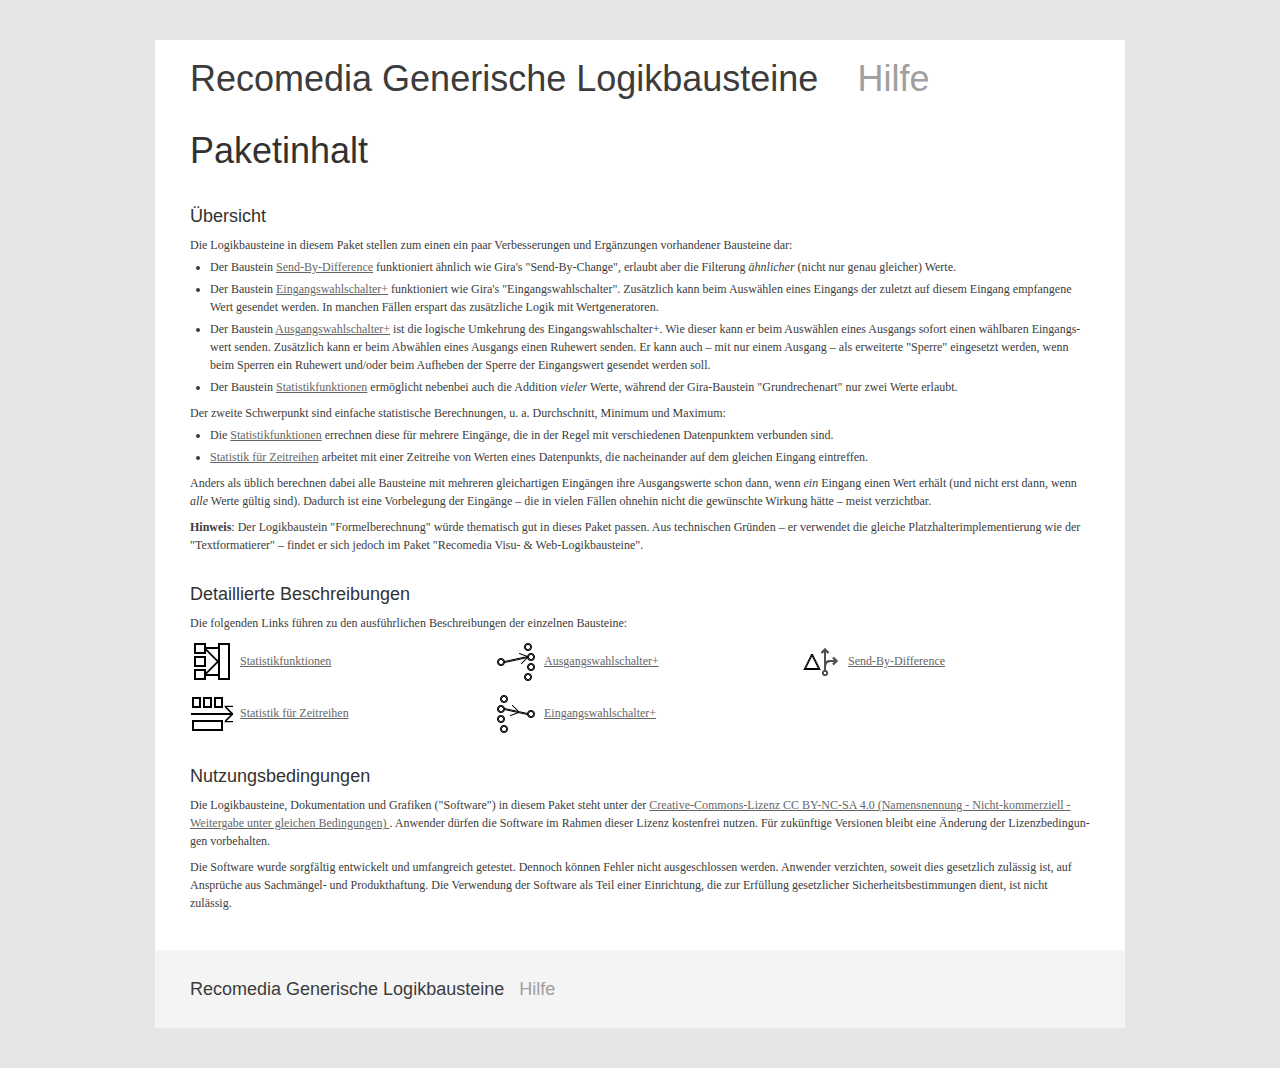
<file: GenericNodes/help/Index.html>
﻿<!DOCTYPE HTML>
<html lang="de">
<head>
  <meta http-equiv="Content-Type" content="text/html; charset=utf-8" />
  <title>Recomedia Generische Logikbausteine - Hilfe - Paketinhalt</title>
  <link rel="StyleSheet" href="default.css" type="text/css" />
</head>

<body>
  <header>
    <span id="headBlack">Recomedia Generische Logikbausteine</span>
    <span id="headGray">Hilfe</span>
  </header>
  <section>
    <div class="contentholder">
      <h1>Paketinhalt</h1>
      <h2>Übersicht</h2>
      <p>
        Die Logikbausteine in diesem Paket stellen zum einen ein paar
        Verbesserungen und Ergänzungen vorhandener Bausteine dar:
      </p>
      <ul>
        <li>
          Der Baustein <a href="SendByDifference.html">Send-By-Difference</a>
          funktioniert ähnlich wie Gira's "Send-By-Change", erlaubt aber die
          Filterung <i>ähnlicher</i> (nicht nur genau gleicher) Werte.
        </li>
        <li>
          Der Baustein <a href="InputSelector.html">Eingangswahlschalter+</a>
          funktioniert wie Gira's "Eingangswahlschalter". Zusätzlich kann beim
          Auswählen eines Eingangs der zuletzt auf diesem Eingang empfangene
          Wert gesendet werden. In manchen Fällen erspart das zusätzliche
          Logik mit Wertgeneratoren.
        </li>
        <li>
          Der Baustein <a href="OutputSelector.html">Ausgangswahlschalter+</a>
          ist die logische Umkehrung des Eingangswahlschalter+. Wie dieser
          kann er beim Auswählen eines Ausgangs sofort einen wählbaren
          Eingangswert senden. Zusätzlich kann er beim Abwählen eines Ausgangs
          einen Ruhewert senden. Er kann auch &ndash; mit nur einem Ausgang
          &ndash; als erweiterte "Sperre" eingesetzt werden, wenn beim Sperren
          ein Ruhewert und/oder beim Aufheben der Sperre der Eingangswert
          gesendet werden soll.
        </li>
        <li>
          Der Baustein <a href="Statistics.html">Statistikfunktionen</a>
          ermöglicht nebenbei auch die Addition <i>vieler</i> Werte,
          während der Gira-Baustein "Grundrechenart" nur zwei Werte
          erlaubt.
        </li>
      </ul>
      <p>
        Der zweite Schwerpunkt sind einfache statistische Berechnungen,
        u. a. Durchschnitt, Minimum und Maximum:
      </p>
      <ul>
        <li>
          Die
          <a href="Statistics.html">Statistikfunktionen</a> errechnen
          diese für mehrere Eingänge, die in der Regel mit verschiedenen
          Datenpunktem verbunden sind.
        </li>
        <li>
          <a href="TimedStatistics.html">Statistik für Zeitreihen</a>
          arbeitet mit einer Zeitreihe von Werten eines Datenpunkts,
          die nacheinander auf dem gleichen Eingang eintreffen.
        </li>
      </ul>
      <p>
        Anders als üblich berechnen dabei alle Bausteine mit mehreren gleichartigen
        Eingängen ihre Ausgangswerte schon dann, wenn <i>ein</i> Eingang einen Wert
        erhält (und nicht erst dann, wenn <i>alle</i> Werte gültig sind). Dadurch ist
        eine Vorbelegung der Eingänge &ndash; die in vielen Fällen ohnehin nicht die
        gewünschte Wirkung hätte &ndash; meist verzichtbar.
      </p>
      <p>
        <b>Hinweis</b>: Der Logikbaustein "Formelberechnung" würde thematisch gut
        in dieses Paket passen. Aus technischen Gründen &ndash; er verwendet die
        gleiche Platzhalterimplementierung wie der "Textformatierer" &ndash; findet
        er sich jedoch im Paket "Recomedia Visu- &amp; Web-Logikbausteine".
      </p>
      <h2>Detaillierte Beschreibungen</h2>
      <p>
        Die folgenden Links führen zu den ausführlichen Beschreibungen der
        einzelnen Bausteine:
      </p>
      <div style="column-count: 3">
        <p style="margin-top: 0">
          <a href="Statistics.html"><img src="../icons/StatisticsNode.png" alt="" /></a>
          &nbsp;<a href="Statistics.html">Statistikfunktionen</a>
        </p>
        <p>
          <a href="TimedStatistics.html"><img src="../icons/TimedStatisticsNode.png" alt="" /></a>
          &nbsp;<a href="TimedStatistics.html">Statistik für Zeitreihen</a>
        </p>
        <p>
          <a href="OutputSelector.html"><img src="../icons/OutputSelectorNode.png" alt="" /></a>
          &nbsp;<a href="OutputSelector.html">Ausgangswahlschalter+</a>
        </p>
        <p>
          <a href="InputSelector.html"><img src="../icons/InputSelectorNode.png" alt="" /></a>
          &nbsp;<a href="InputSelector.html">Eingangswahlschalter+</a>
        </p>
        <p>
          <a href="SendByDifference.html"><img src="../icons/SendByDifferenceNode.png" alt="" /></a>
          &nbsp;<a href="SendByDifference.html">Send-By-Difference</a>
        </p>
      </div>
      <h2>Nutzungsbedingungen</h2>
      <p>
        Die Logikbausteine, Dokumentation und Grafiken ("Software") in diesem Paket
        steht unter der
        <a href="https://creativecommons.org/licenses/by-nc-sa/4.0/legalcode">
          Creative-Commons-Lizenz CC BY-NC-SA 4.0 (Namensnennung - Nicht-kommerziell
          - Weitergabe unter gleichen Bedingungen)
        </a>. Anwender dürfen die Software
        im Rahmen dieser Lizenz kostenfrei nutzen. Für zukünftige Versionen bleibt
        eine Änderung der Lizenzbedingungen vorbehalten.
      </p>
      <p>
        Die Software wurde sorgfältig entwickelt und umfangreich getestet. Dennoch
        können Fehler nicht ausgeschlossen werden. Anwender verzichten, soweit dies
        gesetzlich zulässig ist, auf Ansprüche aus Sachmängel- und Produkthaftung.
        Die Verwendung der Software als Teil einer Einrichtung, die zur Erfüllung
        gesetzlicher Sicherheitsbestimmungen dient, ist nicht zulässig.
      </p>
    </div>
  </section>
  <footer>
    <div id="footerHead">
      Recomedia Generische Logikbausteine &nbsp; <span style="color: #a0a0a0;">Hilfe</span>
    </div>
  </footer>
</body>
</html>
</file>
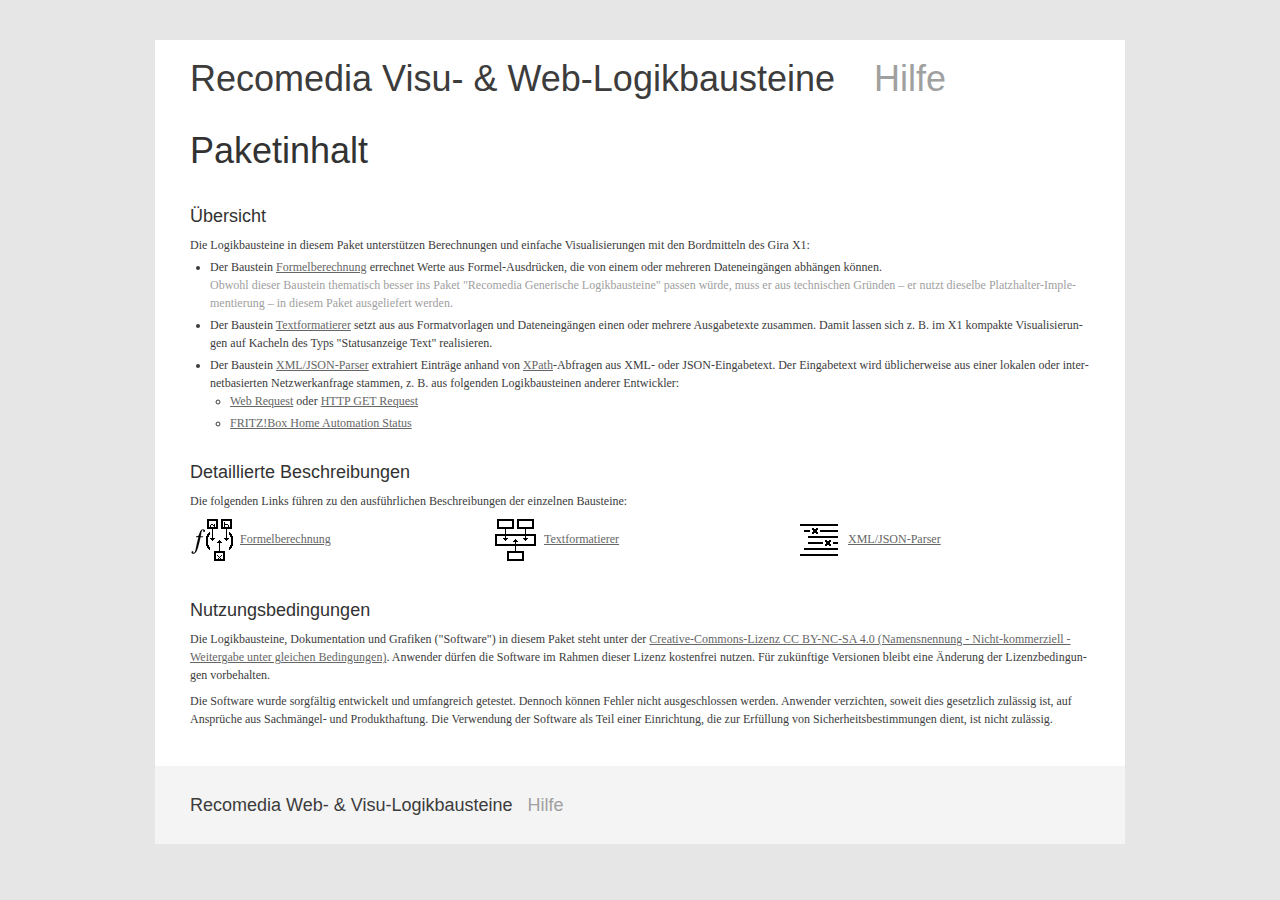
<file: VisuWebNodes/help/Index.html>
﻿<!DOCTYPE HTML>
<html lang="de">
<head>
  <meta http-equiv="Content-Type" content="text/html; charset=utf-8" />
  <title>Recomedia Visu- &amp; Web-Logikbausteine - Hilfe - Paketinhalt</title>
  <link rel="StyleSheet" href="default.css" type="text/css" />
</head>

<body>
  <header>
    <span id="headBlack">Recomedia Visu- &amp; Web-Logikbausteine</span> <span id="headGray">Hilfe</span>
  </header>
  <section>
    <div class="contentholder">
      <h1>Paketinhalt</h1>
      <h2>Übersicht</h2>
      <p>
        Die Logikbausteine in diesem Paket unterstützen Berechnungen und
        einfache Visualisierungen mit den Bordmitteln des Gira X1:
      </p>
      <ul>
        <li>
          Der Baustein <a href="ExpressionCalculator.html">Formelberechnung</a>
          errechnet Werte aus Formel-Ausdrücken, die von einem oder mehreren
          Dateneingängen abhängen können.<br />
          <span style="color: #a0a0a0;">
            Obwohl dieser Baustein thematisch besser ins Paket "Recomedia
            Generische Logikbausteine" passen würde, muss er aus technischen
            Gründen &ndash; er nutzt dieselbe Platzhalter-Implementierung
            &ndash; in diesem Paket ausgeliefert werden.
          </span>
        </li>
        <li>
          Der Baustein <a href="StringFormatter.html">Textformatierer</a>
          setzt aus aus Formatvorlagen und Dateneingängen einen oder mehrere
          Ausgabetexte zusammen. Damit lassen sich z. B. im X1 kompakte
          Visualisierungen auf Kacheln des Typs "Statusanzeige Text"
          realisieren.
        </li>
        <li>
          Der Baustein <a href="XmlJsonParser.html">XML/JSON-Parser</a> extrahiert
          Einträge anhand von <a href="https://wiki.selfhtml.org/wiki/XML/XSL/XPath"
          >XPath</a>-Abfragen aus XML- oder JSON-Eingabetext. Der Eingabetext wird
          üblicher&shy;weise aus einer lokalen oder internetbasierten Netzwerkanfrage
          stammen, z. B. aus folgenden Logikbausteinen anderer Entwickler:
          <ul>
            <li>
              <a href="https://github.com/daniel-kun/Albuschat.LogicNodes/releases"
              >Web Request</a> oder
              <a href="http://service.knx-user-forum.de/?comm=download&id=20000065"
              >HTTP GET Request</a>
            </li>
            <li>
              <a href="http://service.knx-user-forum.de/?comm=download&id=20000064"
              >FRITZ!Box Home Automation Status</a>
            </li>
          </ul>
        </li>
      </ul>
      <h2>Detaillierte Beschreibungen</h2>
      <p>
        Die folgenden Links führen zu den ausführlichen Beschreibungen der
        einzelnen Bausteine:
      </p>
      <div style="column-count: 3">
        <p style="margin-top: 0">
          <a href="ExpressionCalculator.html"><img src="../icons/ExpressionCalculatorNode.png" alt="" /></a>
          &nbsp;<a href="ExpressionCalculator.html">Formelberechnung</a>
        </p>
        <p>
          <a href="StringFormatter.html"><img src="../icons/StringFormatterNode.png" alt="" /></a>
          &nbsp;<a href="StringFormatter.html">Textformatierer</a>
        </p>
        <p>
          <a href="XmlJsonParser.html"><img src="../icons/XmlJsonParserNode.png" alt="" /></a>
          &nbsp;<a href="XmlJsonParser.html">XML/JSON-Parser</a>
        </p>
      </div>
      <h2>Nutzungsbedingungen</h2>
      <p>
        Die Logikbausteine, Dokumentation und Grafiken ("Software") in diesem Paket
        steht unter der <a href="https://creativecommons.org/licenses/by-nc-sa/4.0/legalcode"
        >Creative-Commons-Lizenz CC BY-NC-SA 4.0 (Namensnennung - Nicht-kommerziell
         - Weitergabe unter gleichen Bedingungen)</a>. Anwender dürfen die Software
        im Rahmen dieser Lizenz kostenfrei nutzen. Für zukünftige Versionen bleibt
        eine Änderung der Lizenzbedingungen vorbehalten.
      </p>
      <p>
        Die Software wurde sorgfältig entwickelt und umfangreich getestet. Dennoch
        können Fehler nicht ausgeschlossen werden. Anwender verzichten, soweit dies
        gesetzlich zulässig ist, auf Ansprüche aus Sachmängel- und Produkthaftung.
        Die Verwendung der Software als Teil einer Einrichtung, die zur Erfüllung
        von Sicherheitsbestimmungen dient, ist nicht zulässig.
      </p>
    </div>
  </section>
  <footer>
    <div id="footerHead">
      Recomedia Web- &amp; Visu-Logikbausteine &nbsp; <span style="color: #a0a0a0;">Hilfe</span>
    </div>
  </footer>
</body>
</html>
</file>
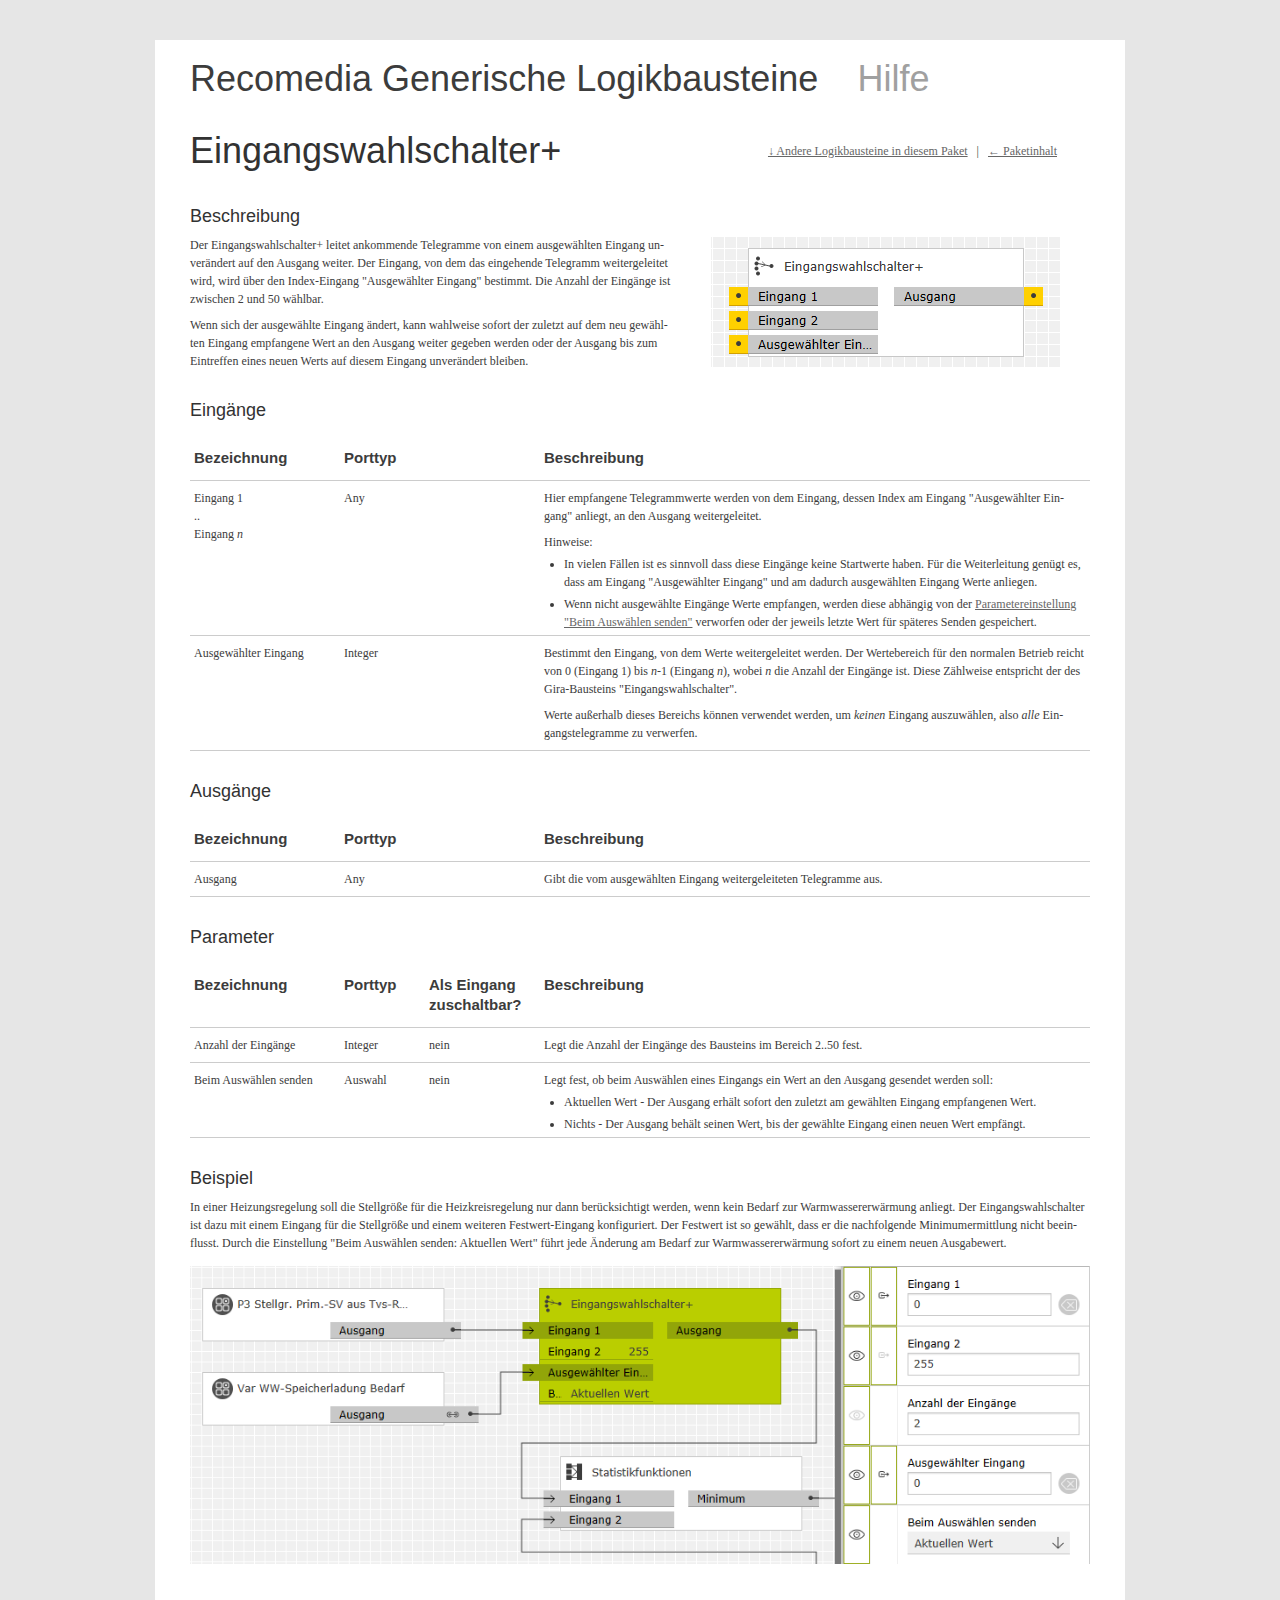
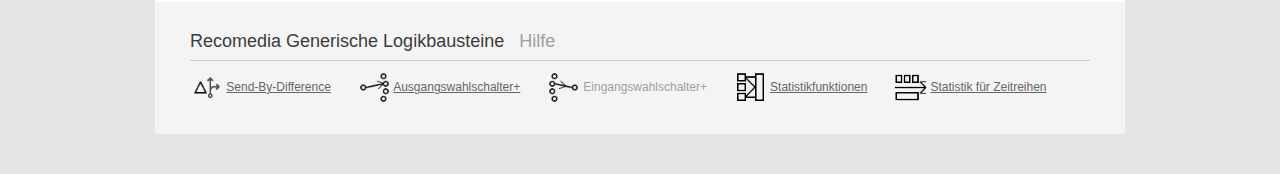
<file: GenericNodes/help/InputSelector.html>
﻿<!DOCTYPE HTML>
<html lang="de">
<head>
  <meta http-equiv="Content-Type" content="text/html; charset=utf-8" />
  <title>Recomedia Generische Logikbausteine - Hilfe - Eingangswahlschalter+</title>
  <link rel="StyleSheet" href="default.css" type="text/css" />
</head>

<body>
  <header>
    <span id="headBlack">Recomedia Generische Logikbausteine</span>
    <span id="headGray">Hilfe</span>
  </header>
  <section>
    <div class="contentholder">
      <div class="navlinks-top">
        <a href="#footerHead">↓ Andere Logikbausteine in diesem Paket</a>
        &nbsp; | &nbsp; <a href="Index.html">← Paketinhalt</a>
      </div>
      <h1>Eingangswahlschalter+</h1>
      <h2>Beschreibung</h2>
      <img src="InputSelector.png" class="description" />
      <p>
        Der Eingangswahlschalter+ leitet ankommende Telegramme von einem ausgewählten Eingang
        unverändert auf den Ausgang weiter. Der Eingang, von dem das eingehende Telegramm
        weitergeleitet wird, wird über den Index-Eingang "Ausgewählter Eingang" bestimmt.
        Die Anzahl der Eingänge ist zwischen 2 und 50 wählbar.
      </p>
      <p>
        Wenn sich der ausgewählte Eingang ändert, kann wahlweise sofort der zuletzt auf dem
        neu gewählten Eingang empfangene Wert an den Ausgang weiter gegeben werden oder der
        Ausgang bis zum Eintreffen eines neuen Werts auf diesem Eingang unverändert bleiben.
      </p>
      <h2>Eingänge</h2>
      <table class="Tabelle_Logicnode">
        <colgroup>
          <col style="width: 150px">
          <col style="width: 200px">
          <col>
        </colgroup>
        <tr>
          <th>
            <h3>Bezeichnung</h3>
          </th>
          <th>
            <h3>Porttyp</h3>
          </th>
          <th>
            <h3>Beschreibung</h3>
          </th>
        </tr>
        <tr>
          <td>
            <p>Eingang 1<br />..<br />Eingang <i>n</i></p>
          </td>
          <td>
            <p>Any</p>
          </td>
          <td>
            <p>
              Hier empfangene Telegrammwerte werden von dem Eingang, dessen Index am Eingang
              "Ausgewählter Eingang" anliegt, an den Ausgang weitergeleitet.
            </p>
            <p>
              Hinweise:
            </p>
            <ul>
              <li>
                In vielen Fällen ist es sinnvoll dass diese Eingänge keine
                Startwerte haben. Für die Weiterleitung genügt es, dass am
                Eingang "Ausgewählter Eingang" und am dadurch ausgewählten
                Eingang Werte anliegen.
              </li>
              <li>
                Wenn nicht ausgewählte Eingänge Werte empfangen, werden diese
                abhängig von der <a href="#parameter">Parametereinstellung
                "Beim Auswählen senden"</a> verworfen oder der jeweils letzte
                Wert für späteres Senden gespeichert.
              </li>
            </ul>
          </td>
        </tr>
        <tr>
          <td>
            <p>Ausgewählter Eingang</p>
          </td>
          <td>
            <p>Integer</p>
          </td>
          <td>
            <p>
              Bestimmt den Eingang, von dem Werte weitergeleitet werden. Der
              Wertebereich für den normalen Betrieb reicht von 0 (Eingang 1)
              bis <i>n</i>-1 (Eingang <i>n</i>), wobei <i>n</i> die Anzahl der
              Eingänge ist. Diese Zählweise entspricht der des Gira-Bausteins
              "Eingangswahlschalter".
            </p>
            <p>
              Werte außerhalb dieses Bereichs können verwendet werden, um
              <em>keinen</em> Eingang auszuwählen, also <em>alle</em>
              Eingangstelegramme zu verwerfen.
            </p>
          </td>
        </tr>
      </table>
      <h2>Ausgänge</h2>
      <table class="Tabelle_Logicnode">
        <colgroup>
          <col style="width: 150px">
          <col style="width: 200px">
          <col>
        </colgroup>
        <tr>
          <th>
            <h3>Bezeichnung</h3>
          </th>
          <th>
            <h3>Porttyp</h3>
          </th>
          <th>
            <h3>Beschreibung</h3>
          </th>
        </tr>
        <tr>
          <td>
            <p>Ausgang</p>
          </td>
          <td>
            <p>Any</p>
          </td>
          <td>
            <p>Gibt die vom ausgewählten Eingang weitergeleiteten Telegramme aus.</p>
          </td>
        </tr>
      </table>
      <h2 id="parameter">Parameter</h2>
      <table class="Tabelle_Logicnode">
        <colgroup>
          <col style="width: 150px">
          <col style="width:  85px">
          <col style="width: 115px">
          <col>
        </colgroup>
        <tr>
          <th>
            <h3>Bezeichnung</h3>
          </th>
          <th>
            <h3>Porttyp</h3>
          </th>
          <th>
            <h3>Als Eingang zuschaltbar?</h3>
          </th>
          <th>
            <h3>Beschreibung</h3>
          </th>
        </tr>
        <tr>
          <td>
            <p>Anzahl der Eingänge</p>
          </td>
          <td>
            <p>Integer</p>
          </td>
          <td>
            <p>nein</p>
          </td>
          <td>
            <p>
              Legt die Anzahl der Eingänge des Bausteins im Bereich 2..50 fest.
            </p>
          </td>
        </tr>
        <tr>
          <td>
            <p>Beim Auswählen senden</p>
          </td>
          <td>
            <p>Auswahl</p>
          </td>
          <td>
            <p>nein</p>
          </td>
          <td>
            <p>
              Legt fest, ob beim Auswählen eines Eingangs ein Wert an den Ausgang
              gesendet werden soll:
            </p>
            <ul>
              <li>
                Aktuellen Wert - Der Ausgang erhält sofort den zuletzt am gewählten
                Eingang empfangenen Wert.
              </li>
              <li>
                Nichts - Der Ausgang behält seinen Wert, bis der gewählte Eingang
                einen neuen Wert empfängt.
              </li>
            </ul>
          </td>
        </tr>
      </table>
      <h2>Beispiel</h2>
      <p>
        In einer Heizungsregelung soll die Stellgröße für die Heizkreisregelung nur dann
        berücksichtigt werden, wenn kein Bedarf zur Warmwassererwärmung anliegt. Der
        Eingangswahlschalter ist dazu mit einem Eingang für die Stellgröße und einem
        weiteren Festwert-Eingang konfiguriert. Der Festwert ist so gewählt, dass er die
        nachfolgende Minimumermittlung nicht beeinflusst. Durch die Einstellung
        "Beim Auswählen senden: Aktuellen Wert" führt jede Änderung am Bedarf zur
        Warmwassererwärmung sofort zu einem neuen Ausgabewert.
      </p>
      <p>
        <img src="InputSelectorExample.png" alt="" class="example" />
      </p>
    </div>
  </section>
  <footer>
    <div id="footerHead">
      Recomedia Generische Logikbausteine &nbsp; <span style="color: #a0a0a0;">Hilfe</span>
    </div>
    <div id="footerNav">
      <a href="SendByDifference.html"><img src="../icons/SendByDifferenceNode.png" alt="" /></a>
      <a href="SendByDifference.html">Send-By-Difference</a>
      &nbsp;&nbsp;&nbsp;&nbsp;&nbsp;&nbsp;
      <a href="OutputSelector.html"><img src="../icons/OutputSelectorNode.png" alt="" /></a>
      <a href="OutputSelector.html">Ausgangswahlschalter+</a>
      &nbsp;&nbsp;&nbsp;&nbsp;&nbsp;&nbsp;
      <img src="../icons/InputSelectorNode.png" alt="" />
      <span style="color: #a0a0a0">Eingangswahlschalter+</span>
      &nbsp;&nbsp;&nbsp;&nbsp;&nbsp;&nbsp;
      <a href="Statistics.html"><img src="../icons/StatisticsNode.png" alt="" /></a>
      <a href="Statistics.html">Statistikfunktionen</a>
      &nbsp;&nbsp;&nbsp;&nbsp;&nbsp;&nbsp;
      <a href="TimedStatistics.html"><img src="../icons/TimedStatisticsNode.png" alt="" /></a>
      <a href="TimedStatistics.html">Statistik für Zeitreihen</a>
    </div>
  </footer>
</body>
</html>
</file>
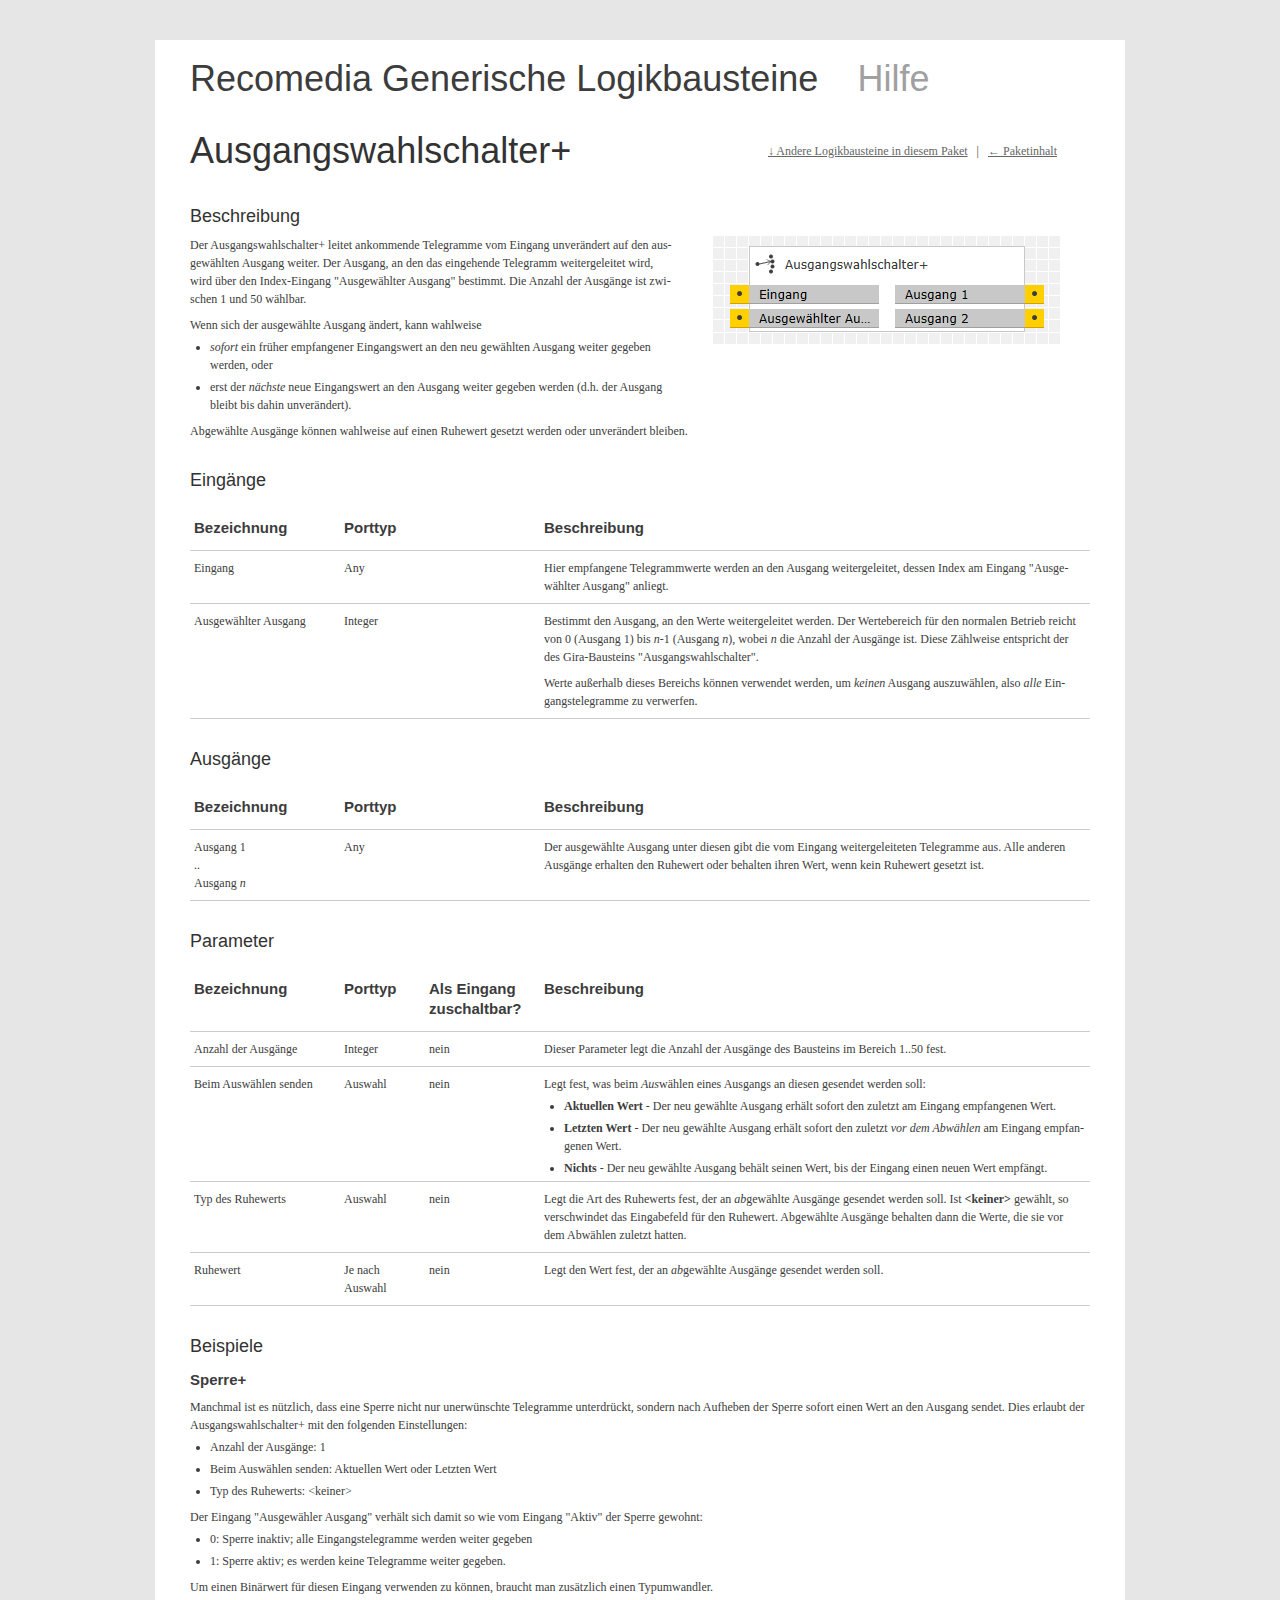
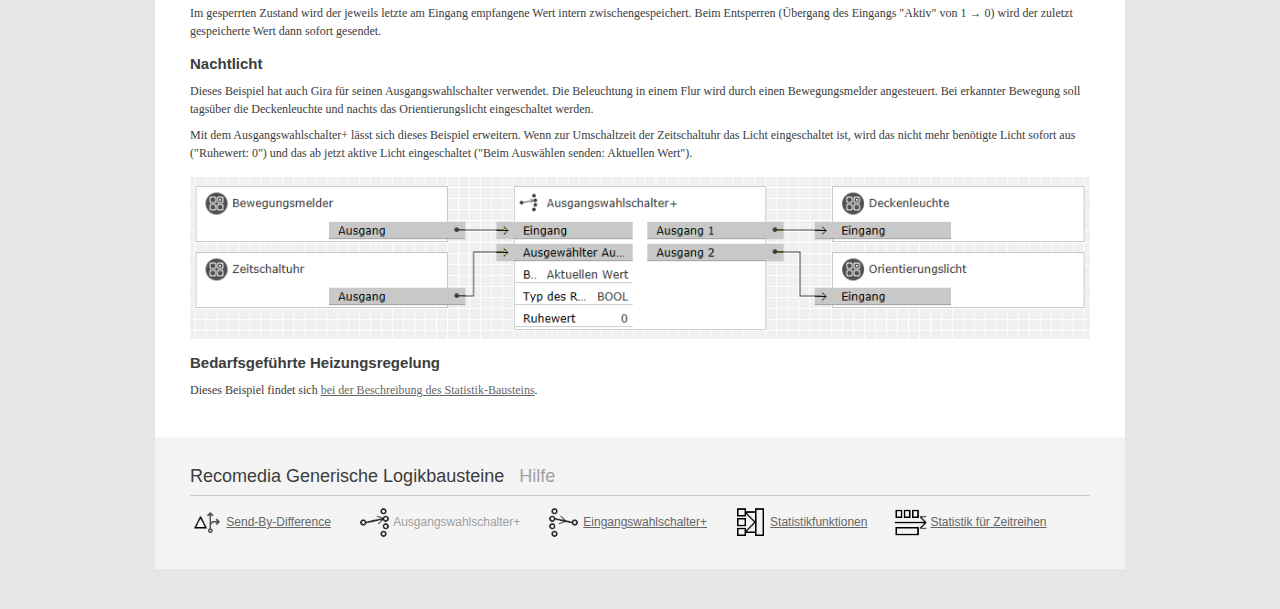
<file: GenericNodes/help/OutputSelector.html>
﻿<!DOCTYPE HTML>
<html lang="de">
<head>
  <meta http-equiv="Content-Type" content="text/html; charset=utf-8" />
  <title>Recomedia Generische Logikbausteine - Hilfe - Ausgangswahlschalter+</title>
  <link rel="StyleSheet" href="default.css" type="text/css" />
</head>

<body>
  <header>
    <span id="headBlack">Recomedia Generische Logikbausteine</span>
    <span id="headGray">Hilfe</span>
  </header>
  <section>
    <div class="contentholder">
      <div class="navlinks-top">
        <a href="#footerHead">↓ Andere Logikbausteine in diesem Paket</a>
        &nbsp; | &nbsp; <a href="Index.html">← Paketinhalt</a>
      </div>
      <h1>Ausgangswahlschalter+</h1>
      <h2>Beschreibung</h2>
      <img src="OutputSelector.png" class="description" />
      <p>
        Der Ausgangswahlschalter+ leitet ankommende Telegramme vom Eingang
        unverändert auf den ausgewählten Ausgang weiter. Der Ausgang, an
        den das eingehende Telegramm weitergeleitet wird, wird über den
        Index-Eingang "Ausgewählter Ausgang" bestimmt. Die Anzahl der
        Ausgänge ist zwischen 1 und 50 wählbar.
      </p>
      <p>
        Wenn sich der ausgewählte Ausgang ändert, kann wahlweise
        <ul>
          <li>
            <em>sofort</em> ein früher empfangener Eingangswert an den
            neu gewählten Ausgang weiter gegeben werden, oder
          </li>
          <li>
            erst der <em>nächste</em> neue Eingangswert an den Ausgang
            weiter gegeben werden (d.h. der Ausgang bleibt bis dahin
            unverändert).
          </li>
        </ul>
      </p>
      <p>
        Abgewählte Ausgänge können wahlweise auf einen Ruhewert gesetzt
        werden oder unverändert bleiben.
      </p>
      <h2>Eingänge</h2>
      <table class="Tabelle_Logicnode">
        <colgroup>
          <col style="width: 150px">
          <col style="width: 200px">
          <col>
        </colgroup>
        <tr>
          <th>
            <h3>Bezeichnung</h3>
          </th>
          <th>
            <h3>Porttyp</h3>
          </th>
          <th>
            <h3>Beschreibung</h3>
          </th>
        </tr>
        <tr>
          <td>
            <p>Eingang</p>
          </td>
          <td>
            <p>Any</p>
          </td>
          <td>
            <p>
              Hier empfangene Telegrammwerte werden an den Ausgang  weitergeleitet,
              dessen Index am Eingang "Ausgewählter Ausgang" anliegt.
            </p>
          </td>
        </tr>
        <tr>
          <td>
            <p>Ausgewählter Ausgang</p>
          </td>
          <td>
            <p>Integer</p>
          </td>
          <td>
            <p>
              Bestimmt den Ausgang, an den Werte weitergeleitet werden. Der
              Wertebereich für den normalen Betrieb reicht von 0 (Ausgang 1)
              bis <i>n</i>-1 (Ausgang <i>n</i>), wobei <i>n</i> die Anzahl der
              Ausgänge ist. Diese Zählweise entspricht der des Gira-Bausteins
              "Ausgangswahlschalter".
            </p>
            <p>
              Werte außerhalb dieses Bereichs können verwendet werden, um
              <em>keinen</em> Ausgang auszuwählen, also <em>alle</em>
              Eingangstelegramme zu verwerfen.
            </p>
          </td>
        </tr>
      </table>
      <h2>Ausgänge</h2>
      <table class="Tabelle_Logicnode">
        <colgroup>
          <col style="width: 150px">
          <col style="width: 200px">
          <col>
        </colgroup>
        <tr>
          <th>
            <h3>Bezeichnung</h3>
          </th>
          <th>
            <h3>Porttyp</h3>
          </th>
          <th>
            <h3>Beschreibung</h3>
          </th>
        </tr>
        <tr>
          <td>
            <p>Ausgang 1<br />..<br />Ausgang <i>n</i></p>
          </td>
          <td>
            <p>Any</p>
          </td>
          <td>
            <p>
              Der ausgewählte Ausgang unter diesen gibt die vom Eingang
              weitergeleiteten Telegramme aus. Alle anderen Ausgänge erhalten
              den Ruhewert oder behalten ihren Wert, wenn kein Ruhewert
              gesetzt ist.
            </p>
          </td>
        </tr>
      </table>
      <h2 id="parameter">Parameter</h2>
      <table class="Tabelle_Logicnode">
        <colgroup>
          <col style="width: 150px">
          <col style="width:  85px">
          <col style="width: 115px">
          <col>
        </colgroup>
        <tr>
          <th>
            <h3>Bezeichnung</h3>
          </th>
          <th>
            <h3>Porttyp</h3>
          </th>
          <th>
            <h3>Als Eingang zuschaltbar?</h3>
          </th>
          <th>
            <h3>Beschreibung</h3>
          </th>
        </tr>
        <tr>
          <td>
            <p>Anzahl der Ausgänge</p>
          </td>
          <td>
            <p>Integer</p>
          </td>
          <td>
            <p>nein</p>
          </td>
          <td>
            <p>
              Dieser Parameter legt die Anzahl der Ausgänge des Bausteins
              im Bereich 1..50 fest.
            </p>
          </td>
        </tr>
        <tr>
          <td>
            <p>Beim Auswählen senden</p>
          </td>
          <td>
            <p>Auswahl</p>
          </td>
          <td>
            <p>nein</p>
          </td>
          <td>
            <p>
              Legt fest, was beim <em>Aus</em>wählen eines Ausgangs
              an diesen gesendet werden soll:
            </p>
            <ul>
              <li>
                <b>Aktuellen Wert</b> - Der neu gewählte Ausgang erhält
                sofort den zuletzt am Eingang empfangenen Wert.
              </li>
              <li>
                <b>Letzten Wert</b> - Der neu gewählte Ausgang erhält
                sofort den zuletzt <em>vor dem Abwählen</em> am Eingang
                empfangenen Wert.
              </li>
              <li>
                <b>Nichts</b> - Der neu gewählte Ausgang behält seinen
                Wert, bis der Eingang einen neuen Wert empfängt.
            </ul>
          </td>
        </tr>
        <tr>
          <td>
            <p>Typ des Ruhewerts</p>
          </td>
          <td>
            <p>Auswahl</p>
          </td>
          <td>
            <p>nein</p>
          </td>
          <td>
            <p>
              Legt die Art des Ruhewerts fest, der an <em>ab</em>gewählte
              Ausgänge gesendet werden soll. Ist <b>&lt;keiner&gt;</b>
              gewählt, so verschwindet das Eingabefeld für den Ruhewert.
              Abgewählte Ausgänge behalten dann die Werte, die sie vor
              dem Abwählen zuletzt hatten.
          </td>
        </tr>
        <tr>
          <td>
            <p>Ruhewert</p>
          </td>
          <td>
            <p>Je nach Auswahl</p>
          </td>
          <td>
            <p>nein</p>
          </td>
          <td>
            <p>
              Legt den Wert fest, der an  <em>ab</em>gewählte Ausgänge
              gesendet werden soll.
          </td>
        </tr>
      </table>
      <h2>Beispiele</h2>
      <h3>Sperre+</h3>
      <p>
        Manchmal ist es nützlich, dass eine Sperre nicht nur unerwünschte
        Telegramme unterdrückt, sondern nach Aufheben der Sperre sofort
        einen Wert an den Ausgang sendet. Dies erlaubt der
        Ausgangswahlschalter+ mit den folgenden Einstellungen:
      </p>
      <ul>
        <li>Anzahl der Ausgänge: 1</li>
        <li>Beim Auswählen senden: Aktuellen Wert oder Letzten Wert</li>
        <li>Typ des Ruhewerts: &lt;keiner&gt;</li>
      </ul>
      <p>
        Der Eingang "Ausgewähler Ausgang" verhält sich damit so wie vom
        Eingang "Aktiv" der Sperre gewohnt:
      </p>
      <ul>
        <li>0: Sperre inaktiv; alle Eingangstelegramme werden weiter gegeben</li>
        <li>1: Sperre aktiv; es werden keine Telegramme weiter gegeben.</li>
      </ul>
      <p>
        Um einen Binärwert für diesen Eingang verwenden zu können, braucht man
        zusätzlich einen Typumwandler.
      </p>
      <p>
        Im gesperrten Zustand wird der jeweils letzte am Eingang empfangene Wert
        intern zwischengespeichert. Beim Entsperren (Übergang des Eingangs "Aktiv"
        von 1 &rarr; 0) wird der zuletzt gespeicherte Wert dann sofort gesendet.
      </p>
      <h3>Nachtlicht</h3>
      <p>
        Dieses Beispiel hat auch Gira für seinen Ausgangswahlschalter
        verwendet. Die Beleuchtung in einem Flur wird durch einen
        Bewegungsmelder angesteuert. Bei erkannter Bewegung soll tagsüber
        die Deckenleuchte und nachts das Orientierungslicht eingeschaltet
        werden.
      </p>
      <p>
        Mit dem Ausgangswahlschalter+ lässt sich dieses Beispiel erweitern.
        Wenn zur Umschaltzeit der Zeitschaltuhr das Licht eingeschaltet
        ist, wird das nicht mehr benötigte Licht sofort aus ("Ruhewert: 0")
        und das ab jetzt aktive Licht eingeschaltet ("Beim Auswählen
        senden: Aktuellen Wert").
      </p>
      <p>
        <img src="OutputSelectorExample.png" alt="" class="example" />
      </p>
      <h3>Bedarfsgeführte Heizungsregelung</h3>
      <p>
        Dieses Beispiel findet sich <a href="Statistics.html#beispiel">bei
        der Beschreibung des Statistik-Bausteins</a>.
      </p>
    </div>
  </section>
  <footer>
    <div id="footerHead">
      Recomedia Generische Logikbausteine &nbsp; <span style="color: #a0a0a0;">Hilfe</span>
    </div>
    <div id="footerNav">
      <a href="SendByDifference.html"><img src="../icons/SendByDifferenceNode.png" alt="" /></a>
      <a href="SendByDifference.html">Send-By-Difference</a>
      &nbsp;&nbsp;&nbsp;&nbsp;&nbsp;&nbsp;
      <img src="../icons/OutputSelectorNode.png" alt="" />
      <span style="color: #a0a0a0">Ausgangswahlschalter+</span>
      &nbsp;&nbsp;&nbsp;&nbsp;&nbsp;&nbsp;
      <a href="InputSelector.html"><img src="../icons/InputSelectorNode.png" alt="" /></a>
      <a href="InputSelector.html">Eingangswahlschalter+</a>
      &nbsp;&nbsp;&nbsp;&nbsp;&nbsp;&nbsp;
      <a href="Statistics.html"><img src="../icons/StatisticsNode.png" alt="" /></a>
      <a href="Statistics.html">Statistikfunktionen</a>
      &nbsp;&nbsp;&nbsp;&nbsp;&nbsp;&nbsp;
      <a href="TimedStatistics.html"><img src="../icons/TimedStatisticsNode.png" alt="" /></a>
      <a href="TimedStatistics.html">Statistik für Zeitreihen</a>
    </div>
  </footer>
</body>
</html>
</file>
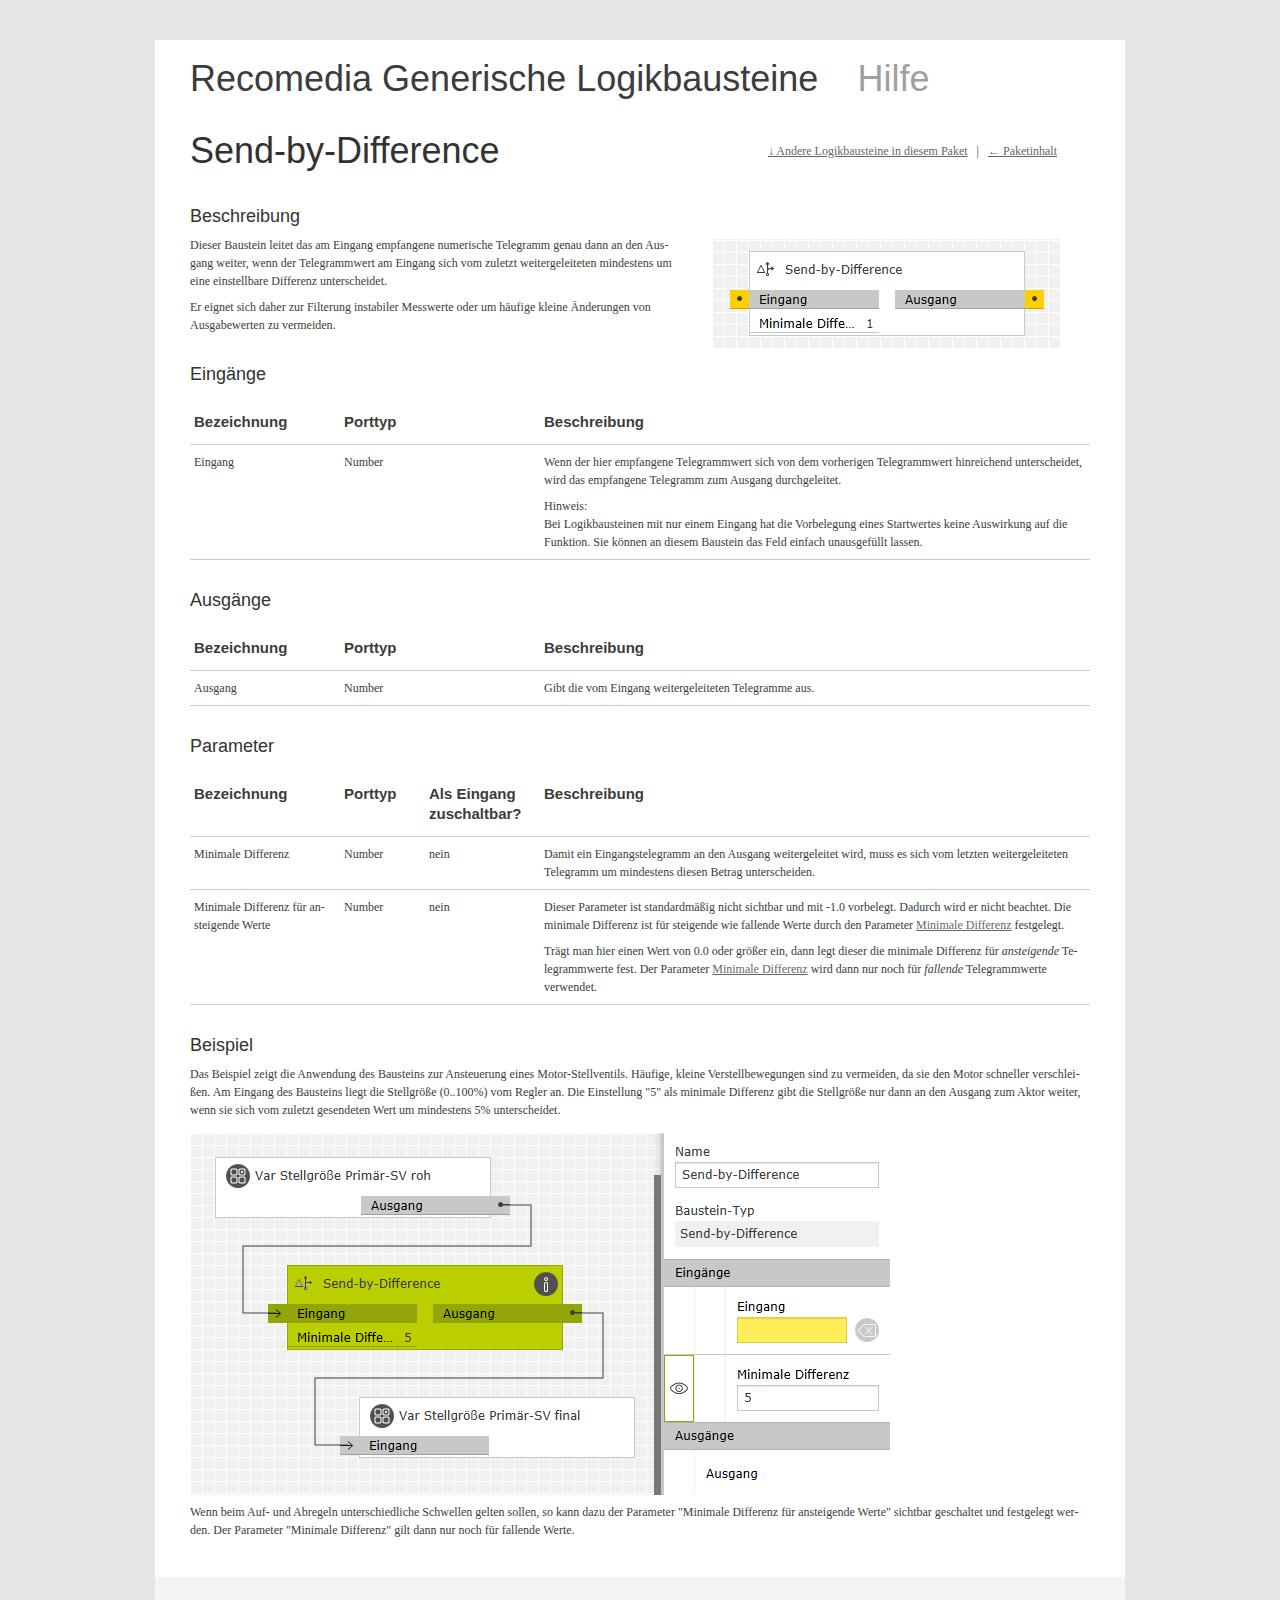
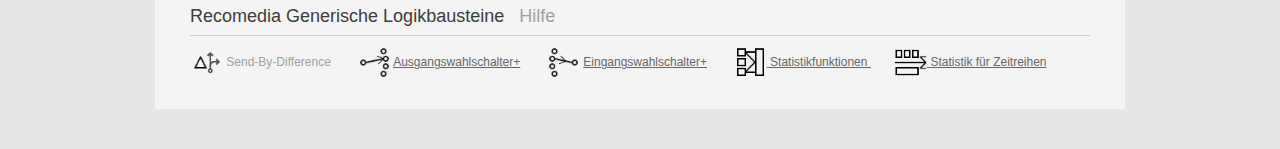
<file: GenericNodes/help/SendByDifference.html>
﻿<!DOCTYPE HTML>
<html lang="de">
<head>
  <meta http-equiv="Content-Type" content="text/html; charset=utf-8" />
  <title>Recomedia Generische Logikbausteine - Hilfe - Send-by-Difference</title>
  <link rel="StyleSheet" href="default.css" type="text/css" />
</head>

<body>
  <header>
    <span id="headBlack">Recomedia Generische Logikbausteine</span>
    <span id="headGray">Hilfe</span>
  </header>
  <section>
    <div class="contentholder">
      <div class="navlinks-top">
        <a href="#footerHead">↓ Andere Logikbausteine in diesem Paket</a>
        &nbsp; | &nbsp; <a href="Index.html">← Paketinhalt</a>
      </div>
      <h1>Send-by-Difference</h1>
      <h2>Beschreibung</h2>
      <p><img src="SendByDifference.png" alt="" class="description" /></p>
      <p>
        Dieser Baustein leitet das am Eingang empfangene numerische Telegramm
        genau dann an den Ausgang weiter, wenn der Telegrammwert am Eingang sich
        vom zuletzt weitergeleiteten mindestens um eine einstellbare Differenz
        unterscheidet.
      </p>
      <p>
        Er eignet sich daher zur Filterung instabiler Messwerte oder um häufige
        kleine Änderungen von Ausgabewerten zu vermeiden.
      </p>
      <h2>Eingänge</h2>
      <table class="Tabelle_Logicnode">
        <colgroup>
          <col style="width: 150px">
          <col style="width: 200px">
          <col>
        </colgroup>
        <tr>
          <th>
            <h3>Bezeichnung</h3>
          </th>
          <th>
            <h3>Porttyp</h3>
          </th>
          <th>
            <h3>Beschreibung</h3>
          </th>
        </tr>
        <tr>
          <td>
            <p>Eingang</p>
          </td>
          <td>
            <p>Number</p>
          </td>
          <td>
            <p>
              Wenn der hier empfangene Telegrammwert sich von dem vorherigen
              Telegrammwert hinreichend unterscheidet, wird das empfangene
              Telegramm zum Ausgang durchgeleitet.
            </p>
            <p>
              Hinweis:<br />
              Bei Logikbausteinen mit nur einem Eingang hat die Vorbelegung
              eines Startwertes keine Auswirkung auf die Funktion. Sie
              können an diesem Baustein das Feld einfach unausgefüllt
              lassen.
            </p>
          </td>
        </tr>
      </table>
      <h2>Ausgänge</h2>
      <table class="Tabelle_Logicnode">
        <colgroup>
          <col style="width: 150px">
          <col style="width: 200px">
          <col>
        </colgroup>
        <tr>
          <th>
            <h3>Bezeichnung</h3>
          </th>
          <th>
            <h3>Porttyp</h3>
          </th>
          <th>
            <h3>Beschreibung</h3>
          </th>
        </tr>
        <tr>
          <td>
            <p>Ausgang</p>
          </td>
          <td>
            <p>Number</p>
          </td>
          <td>
            <p>Gibt die vom Eingang weitergeleiteten Telegramme aus.</p>
          </td>
        </tr>
      </table>
      <h2>Parameter</h2>
      <table class="Tabelle_Logicnode">
        <colgroup>
          <col style="width: 150px">
          <col style="width:  85px">
          <col style="width: 115px">
          <col>
        </colgroup>
        <tr>
          <th>
            <h3>Bezeichnung</h3>
          </th>
          <th>
            <h3>Porttyp</h3>
          </th>
          <th>
            <h3>Als Eingang zuschaltbar?</h3>
          </th>
          <th>
            <h3>Beschreibung</h3>
          </th>
        </tr>
        <tr id="mindiff">
          <td>
            <p>Minimale Differenz</p>
          </td>
          <td>
            <p>Number</p>
          </td>
          <td>
            <p>nein</p>
          </td>
          <td>
            <p>
              Damit ein Eingangstelegramm an den Ausgang weitergeleitet
              wird, muss es sich vom letzten weitergeleiteten Telegramm
              um mindestens diesen Betrag unterscheiden.
            </p>
          </td>
        </tr>
        <tr>
          <td>
            <p>Minimale Differenz für ansteigende Werte</p>
          </td>
          <td>
            <p>Number</p>
          </td>
          <td>
            <p>nein</p>
          </td>
          <td>
            <p>
              Dieser Parameter ist standardmäßig nicht sichtbar und mit -1.0 vorbelegt.
              Dadurch wird er nicht beachtet. Die minimale Differenz ist für steigende
              wie fallende Werte durch den Parameter <a href="#mindiff">Minimale
              Differenz</a> festgelegt.
            </p>
            <p>
              Trägt man hier einen Wert von 0.0 oder größer ein, dann legt dieser die
              minimale Differenz für <em>ansteigende</em> Telegrammwerte fest. Der
              Parameter <a href="#mindiff">Minimale Differenz</a> wird dann nur noch
              für <em>fallende</em> Telegrammwerte verwendet.
            </p>
          </td>
        </tr>
      </table>
      <h2>Beispiel</h2>
      <p>
        Das Beispiel zeigt die Anwendung des Bausteins zur Ansteuerung eines
        Motor-Stellventils. Häufige, kleine Verstellbewegungen sind zu vermeiden,
        da sie den Motor schneller verschleißen. Am Eingang des Bausteins liegt
        die Stellgröße (0..100%) vom Regler an. Die Einstellung "5" als minimale
        Differenz gibt die Stellgröße nur dann an den Ausgang zum Aktor weiter,
        wenn sie sich vom zuletzt gesendeten Wert um mindestens 5% unterscheidet.
      </p>
      <p>
        <img src="SendByDifferenceExample.png" alt="" class="example" />
      </p>
      <p>
        Wenn beim Auf- und Abregeln unterschiedliche Schwellen gelten sollen,
        so kann dazu der Parameter "Minimale Differenz für ansteigende Werte"
        sichtbar geschaltet und festgelegt werden. Der Parameter "Minimale
        Differenz" gilt dann nur noch für fallende Werte.
      </p>
    </div>
  </section>
  <footer>
    <div id="footerHead">
      Recomedia Generische Logikbausteine &nbsp; <span style="color: #a0a0a0;">Hilfe</span>
    </div>
    <div id="footerNav">
      <img src="../icons/SendByDifferenceNode.png" alt="" />
      <span style="color: #a0a0a0;">Send-By-Difference</span>
      &nbsp;&nbsp;&nbsp;&nbsp;&nbsp;&nbsp;
      <a href="OutputSelector.html"><img src="../icons/OutputSelectorNode.png" alt="" /></a>
      <a href="OutputSelector.html">Ausgangswahlschalter+</a>
      &nbsp;&nbsp;&nbsp;&nbsp;&nbsp;&nbsp;
      <a href="InputSelector.html"><img src="../icons/InputSelectorNode.png" alt="" /></a>
      <a href="InputSelector.html">Eingangswahlschalter+</a>
      &nbsp;&nbsp;&nbsp;&nbsp;&nbsp;&nbsp;
      <a href="Statistics.html">
        <img src="../icons/StatisticsNode.png" alt="" />
        Statistikfunktionen
      </a>
      &nbsp;&nbsp;&nbsp;&nbsp;&nbsp;&nbsp;
      <a href="TimedStatistics.html">
        <img src="../icons/TimedStatisticsNode.png" alt="" />
        Statistik für Zeitreihen
      </a>
    </div>
  </footer>
</body>
</html>
</file>
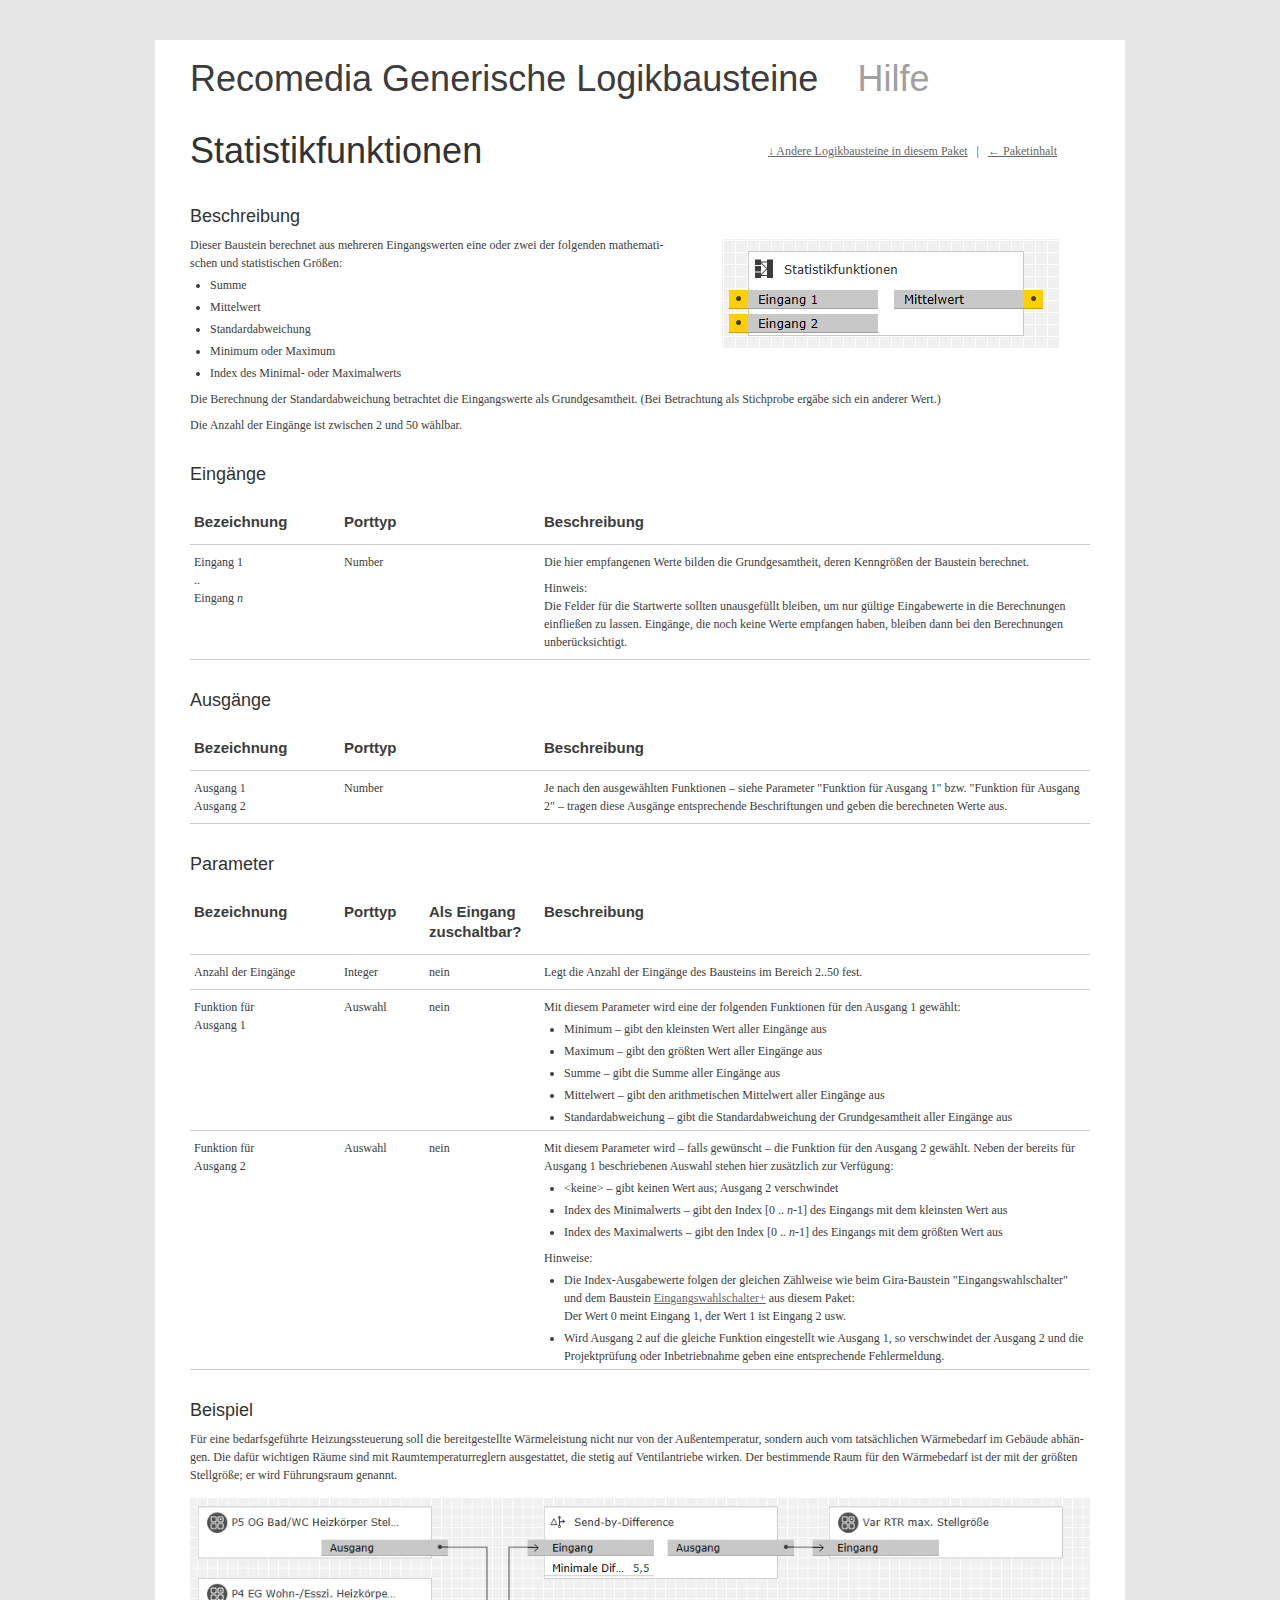
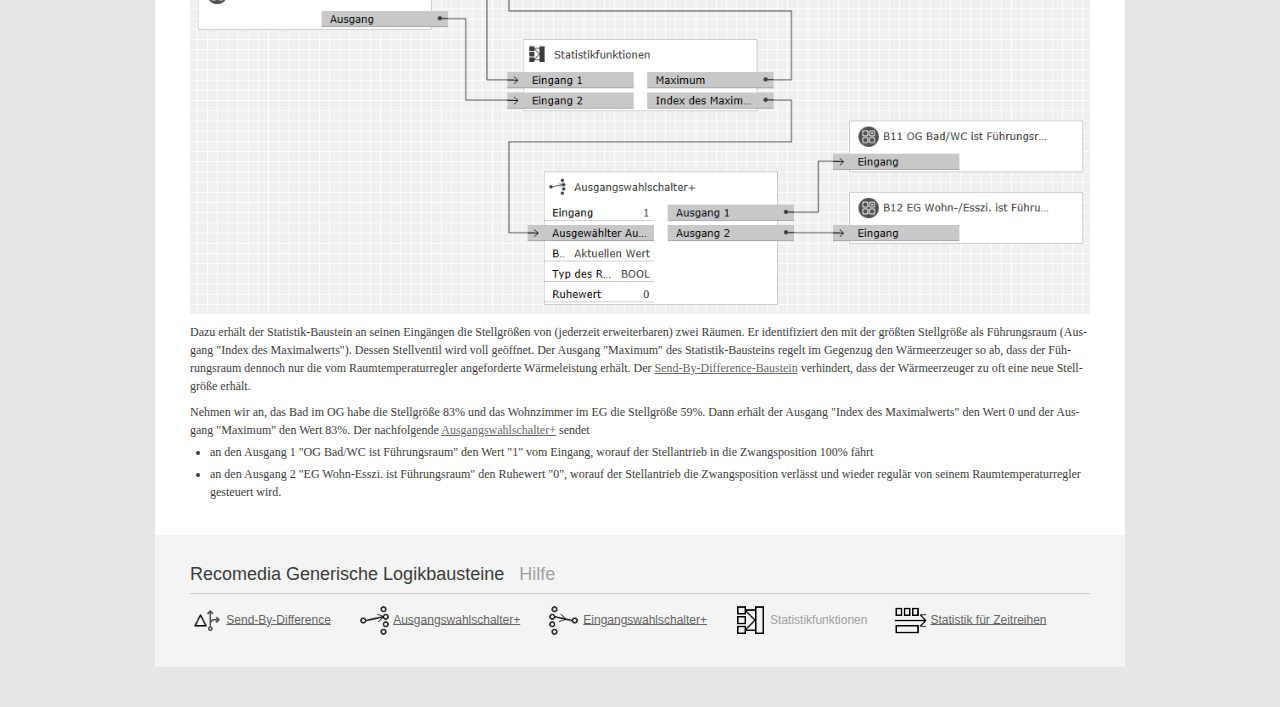
<file: GenericNodes/help/Statistics.html>
﻿<!DOCTYPE HTML>
<html lang="de">
<head>
  <meta http-equiv="Content-Type" content="text/html; charset=utf-8" />
  <title>Recomedia Generische Logikbausteine - Hilfe - Statistikfunktionen</title>
  <link rel="StyleSheet" href="default.css" type="text/css" />
</head>

<body>
  <header>
    <span id="headBlack">Recomedia Generische Logikbausteine</span>
    <span id="headGray">Hilfe</span>
  </header>
  <section>
    <div class="contentholder">
      <div class="navlinks-top">
        <a href="#footerHead">↓ Andere Logikbausteine in diesem Paket</a>
        &nbsp; | &nbsp; <a href="Index.html">← Paketinhalt</a>
      </div>
      <h1>Statistikfunktionen</h1>
      <h2>Beschreibung</h2>
      <p><img src="Statistics.png" alt="" class="description" /></p>
      <p>
        Dieser Baustein berechnet aus mehreren Eingangswerten eine oder zwei
        der folgenden mathematischen und statistischen Größen:
      </p>
      <ul>
        <li>Summe</li>
        <li>Mittelwert</li>
        <li>Standardabweichung</li>
        <li>Minimum oder Maximum</li>
        <li>Index des Minimal- oder Maximalwerts</li>
      </ul>
      <p>
        Die Berechnung der Standardabweichung betrachtet die Eingangswerte
        als Grundgesamtheit. (Bei Betrachtung als Stichprobe ergäbe sich
        ein anderer Wert.)
      </p>
      <p>
        Die Anzahl der Eingänge ist zwischen 2 und 50 wählbar.
      </p>
      <h2>Eingänge</h2>
      <table class="Tabelle_Logicnode">
        <colgroup>
          <col style="width: 150px">
          <col style="width: 200px">
          <col>
        </colgroup>
        <tr>
          <th>
            <h3>Bezeichnung</h3>
          </th>
          <th>
            <h3>Porttyp</h3>
          </th>
          <th>
            <h3>Beschreibung</h3>
          </th>
        </tr>
        <tr>
          <td>
            <p>Eingang 1<br />..<br />Eingang <i>n</i></p>
          </td>
          <td>
            <p>Number</p>
          </td>
          <td>
            <p>
              Die hier empfangenen Werte bilden die Grundgesamtheit,
              deren Kenngrößen der Baustein berechnet.
            </p>
            <p>
              Hinweis:<br />
              Die Felder für die Startwerte sollten unausgefüllt bleiben,
              um nur gültige <span class="manhyphens">Eingabe&shy;werte</span>
              in die Berechnungen einfließen zu lassen. Eingänge, die noch
              keine Werte empfangen haben, bleiben dann bei den Berechnungen
              unberücksichtigt.
            </p>
          </td>
        </tr>
      </table>
      <h2>Ausgänge</h2>
      <table class="Tabelle_Logicnode">
        <colgroup>
          <col style="width: 150px">
          <col style="width: 200px">
          <col>
        </colgroup>
        <tr>
          <th>
            <h3>Bezeichnung</h3>
          </th>
          <th>
            <h3>Porttyp</h3>
          </th>
          <th>
            <h3>Beschreibung</h3>
          </th>
        </tr>
        <tr>
          <td>
            <p>Ausgang 1<br />Ausgang 2</p>
          </td>
          <td>
            <p>Number</p>
          </td>
          <td>
            <p>
              Je nach den ausgewählten Funktionen &ndash; siehe Parameter
              "Funktion für Ausgang 1" bzw. "Funktion für Ausgang 2" &ndash;
              tragen diese Ausgänge entsprechende Beschriftungen und geben
              die berechneten Werte aus.
            </p>
          </td>
        </tr>
      </table>
      <h2>Parameter</h2>
      <table class="Tabelle_Logicnode">
        <colgroup>
          <col style="width: 150px">
          <col style="width:  85px">
          <col style="width: 115px">
          <col>
        </colgroup>
        <tr>
          <th>
            <h3>Bezeichnung</h3>
          </th>
          <th>
            <h3>Porttyp</h3>
          </th>
          <th>
            <h3>Als Eingang zuschaltbar?</h3>
          </th>
          <th>
            <h3>Beschreibung</h3>
          </th>
        </tr>
        <tr>
          <td>
            <p>Anzahl der Eingänge</p>
          </td>
          <td>
            <p>Integer</p>
          </td>
          <td>
            <p>nein</p>
          </td>
          <td>
            <p>
              Legt die Anzahl der Eingänge des Bausteins im Bereich 2..50 fest.
            </p>
          </td>
        </tr>
        <tr>
          <td>
            <p>Funktion für<br />Ausgang 1</p>
          </td>
          <td>
            <p>Auswahl</p>
          </td>
          <td>
            <p>nein</p>
          </td>
          <td>
            <p>
              Mit diesem Parameter wird eine der folgenden Funktionen
              für den Ausgang 1 gewählt:
            </p>
            <ul>
              <li>Minimum &ndash; gibt den kleinsten Wert aller Eingänge aus</li>
              <li>Maximum &ndash; gibt den größten Wert aller Eingänge aus</li>
              <li>Summe &ndash; gibt die Summe aller Eingänge aus</li>
              <li>Mittelwert &ndash; gibt den arithmetischen Mittelwert aller Eingänge aus</li>
              <li>Standardabweichung &ndash; gibt die Standardabweichung der Grundgesamtheit aller Eingänge aus</li>
            </ul>
          </td>
        </tr>
        <tr>
          <td>
            <p>Funktion für<br />Ausgang 2</p>
          </td>
          <td>
            <p>Auswahl</p>
          </td>
          <td>
            <p>nein</p>
          </td>
          <td>
            <p>
              Mit diesem Parameter wird &ndash; falls gewünscht &ndash;
              die Funktion für den Ausgang 2 gewählt. Neben der bereits
              für Ausgang 1 beschriebenen Auswahl stehen hier zusätzlich
              zur Verfügung:
            </p>
            <ul>
              <li>&lt;keine&gt; &ndash; gibt keinen Wert aus; Ausgang 2 verschwindet</li>
              <li>
                Index des Minimalwerts &ndash; gibt den Index [0 .. <i>n</i>-1]
                des Eingangs mit dem kleinsten Wert aus
              </li>
              <li>
                Index des Maximalwerts &ndash; gibt den Index [0 .. <i>n</i>-1]
                des Eingangs mit dem größten Wert aus
              </li>
            </ul>

            <p>
              Hinweise:
            </p>
            <ul>
              <li>
                Die Index-Ausgabewerte folgen der gleichen Zählweise wie
                beim Gira-Baustein "Eingangswahlschalter" und dem Baustein
                <a href="InputSelector.html">Eingangswahlschalter+</a>
                aus diesem Paket:<br />
                Der Wert 0 meint Eingang 1, der Wert 1 ist Eingang 2 usw.
              </li>
              <li>
                Wird Ausgang 2 auf die gleiche Funktion eingestellt wie Ausgang 1, so
                verschwindet der Ausgang 2 und die Projektprüfung oder Inbetriebnahme
                geben eine entsprechende Fehlermeldung.
              </li>
            </ul>
          </td>
        </tr>
      </table>
      <h2 id="beispiel">Beispiel</h2>
      <p>
        Für eine bedarfsgeführte Heizungssteuerung soll die bereitgestellte
        Wärmeleistung nicht nur von der Außentemperatur, sondern auch vom
        tatsächlichen Wärmebedarf im Gebäude abhängen. Die dafür wichtigen
        Räume sind mit Raumtemperaturreglern ausgestattet, die stetig auf
        Ventilantriebe wirken. Der bestimmende Raum für den Wärmebedarf ist
        der mit der größten Stellgröße; er wird Führungsraum genannt.
      </p>
      <p>
        <img src="StatisticsExample.png" alt="" class="example" />
      </p>
      <p>
        Dazu erhält der Statistik-Baustein an seinen Eingängen die
        Stellgrößen von (jederzeit erweiterbaren) zwei Räumen. Er
        identifiziert den mit der größten Stellgröße als Führungsraum
        (Ausgang "Index des Maximalwerts"). Dessen Stellventil wird voll
        geöffnet. Der Ausgang "Maximum" des Statistik-Bausteins regelt im
        Gegenzug den Wärmeerzeuger so ab, dass der Führungsraum dennoch
        nur die vom Raumtemperaturregler angeforderte Wärmeleistung erhält.
        Der <a href="SendByDifference.html">Send-By-Difference-Baustein</a>
        verhindert, dass der Wärmeerzeuger zu oft eine neue Stellgröße erhält.
      </p>
      <p>
        Nehmen wir an, das Bad im OG habe die Stellgröße 83% und das Wohnzimmer
        im EG die Stellgröße 59%. Dann erhält der Ausgang "Index des Maximalwerts"
        den Wert 0 und der Ausgang "Maximum" den Wert 83%. Der nachfolgende
        <a href="OutputSelector.html">Ausgangswahlschalter+</a> sendet
      </p>
      <ul>
        <li>
          an den Ausgang 1 "OG Bad/WC ist Führungsraum" den Wert "1"
          vom Eingang, worauf der Stellantrieb in die Zwangsposition
          100% fährt
        </li>
        <li>
          an den Ausgang 2 "EG Wohn-Esszi. ist Führungsraum" den
          Ruhewert "0", worauf der Stellantrieb die Zwangsposition
          verlässt und wieder regulär von seinem Raumtemperaturregler
          gesteuert wird.
        </li>
      </ul>
    </div>
  </section>
  <footer>
    <div id="footerHead">
      Recomedia Generische Logikbausteine &nbsp; <span style="color: #a0a0a0;">Hilfe</span>
    </div>
    <div id="footerNav">
      <a href="SendByDifference.html"><img src="../icons/SendByDifferenceNode.png" alt="" /></a>
      <a href="SendByDifference.html">Send-By-Difference</a>
      &nbsp;&nbsp;&nbsp;&nbsp;&nbsp;&nbsp;
      <a href="OutputSelector.html"><img src="../icons/OutputSelectorNode.png" alt="" /></a>
      <a href="OutputSelector.html">Ausgangswahlschalter+</a>
      &nbsp;&nbsp;&nbsp;&nbsp;&nbsp;&nbsp;
      <a href="InputSelector.html"><img src="../icons/InputSelectorNode.png" alt="" /></a>
      <a href="InputSelector.html">Eingangswahlschalter+</a>
      &nbsp;&nbsp;&nbsp;&nbsp;&nbsp;&nbsp;
      <img src="../icons/StatisticsNode.png" alt="" />
      <span style="color: #a0a0a0">Statistikfunktionen</span>
      &nbsp;&nbsp;&nbsp;&nbsp;&nbsp;&nbsp;
      <a href="TimedStatistics.html"><img src="../icons/TimedStatisticsNode.png" alt="" /></a>
      <a href="TimedStatistics.html">Statistik für Zeitreihen</a>
    </div>
  </footer>
</body>
</html>
</file>
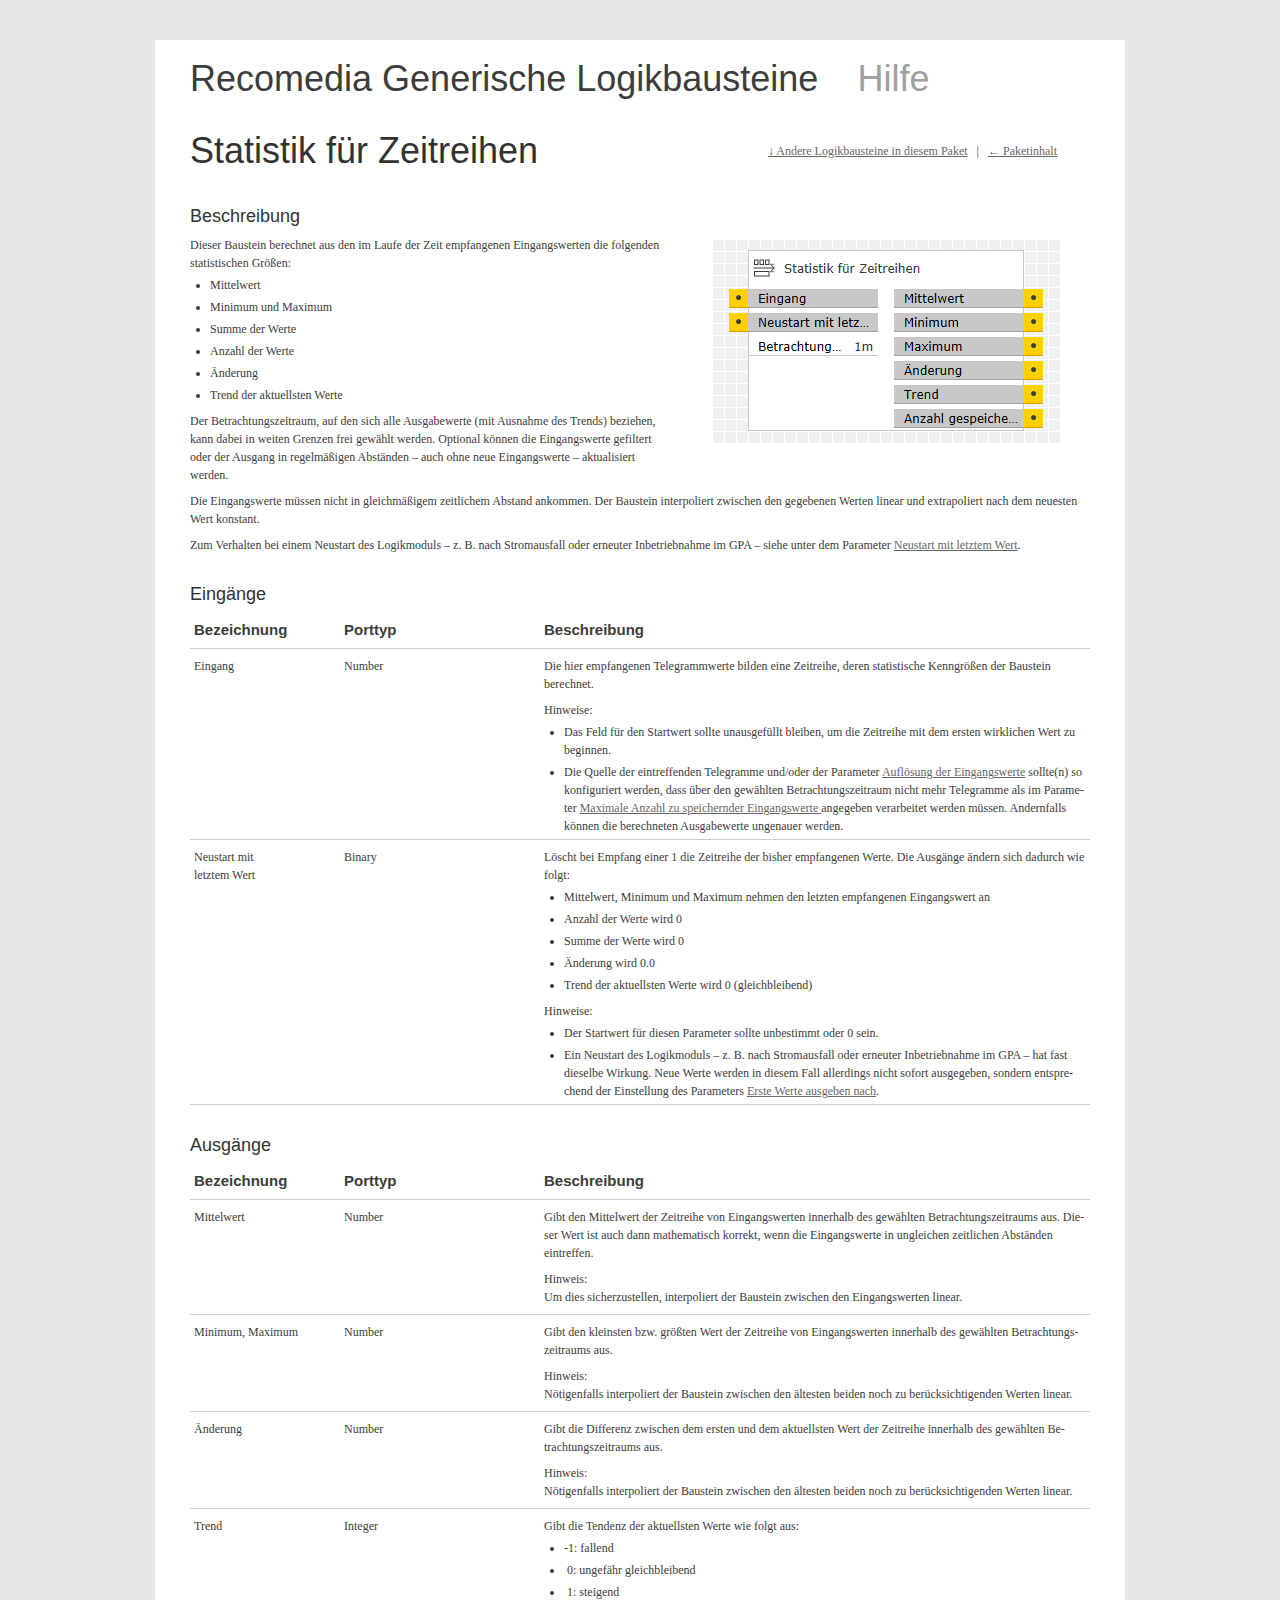
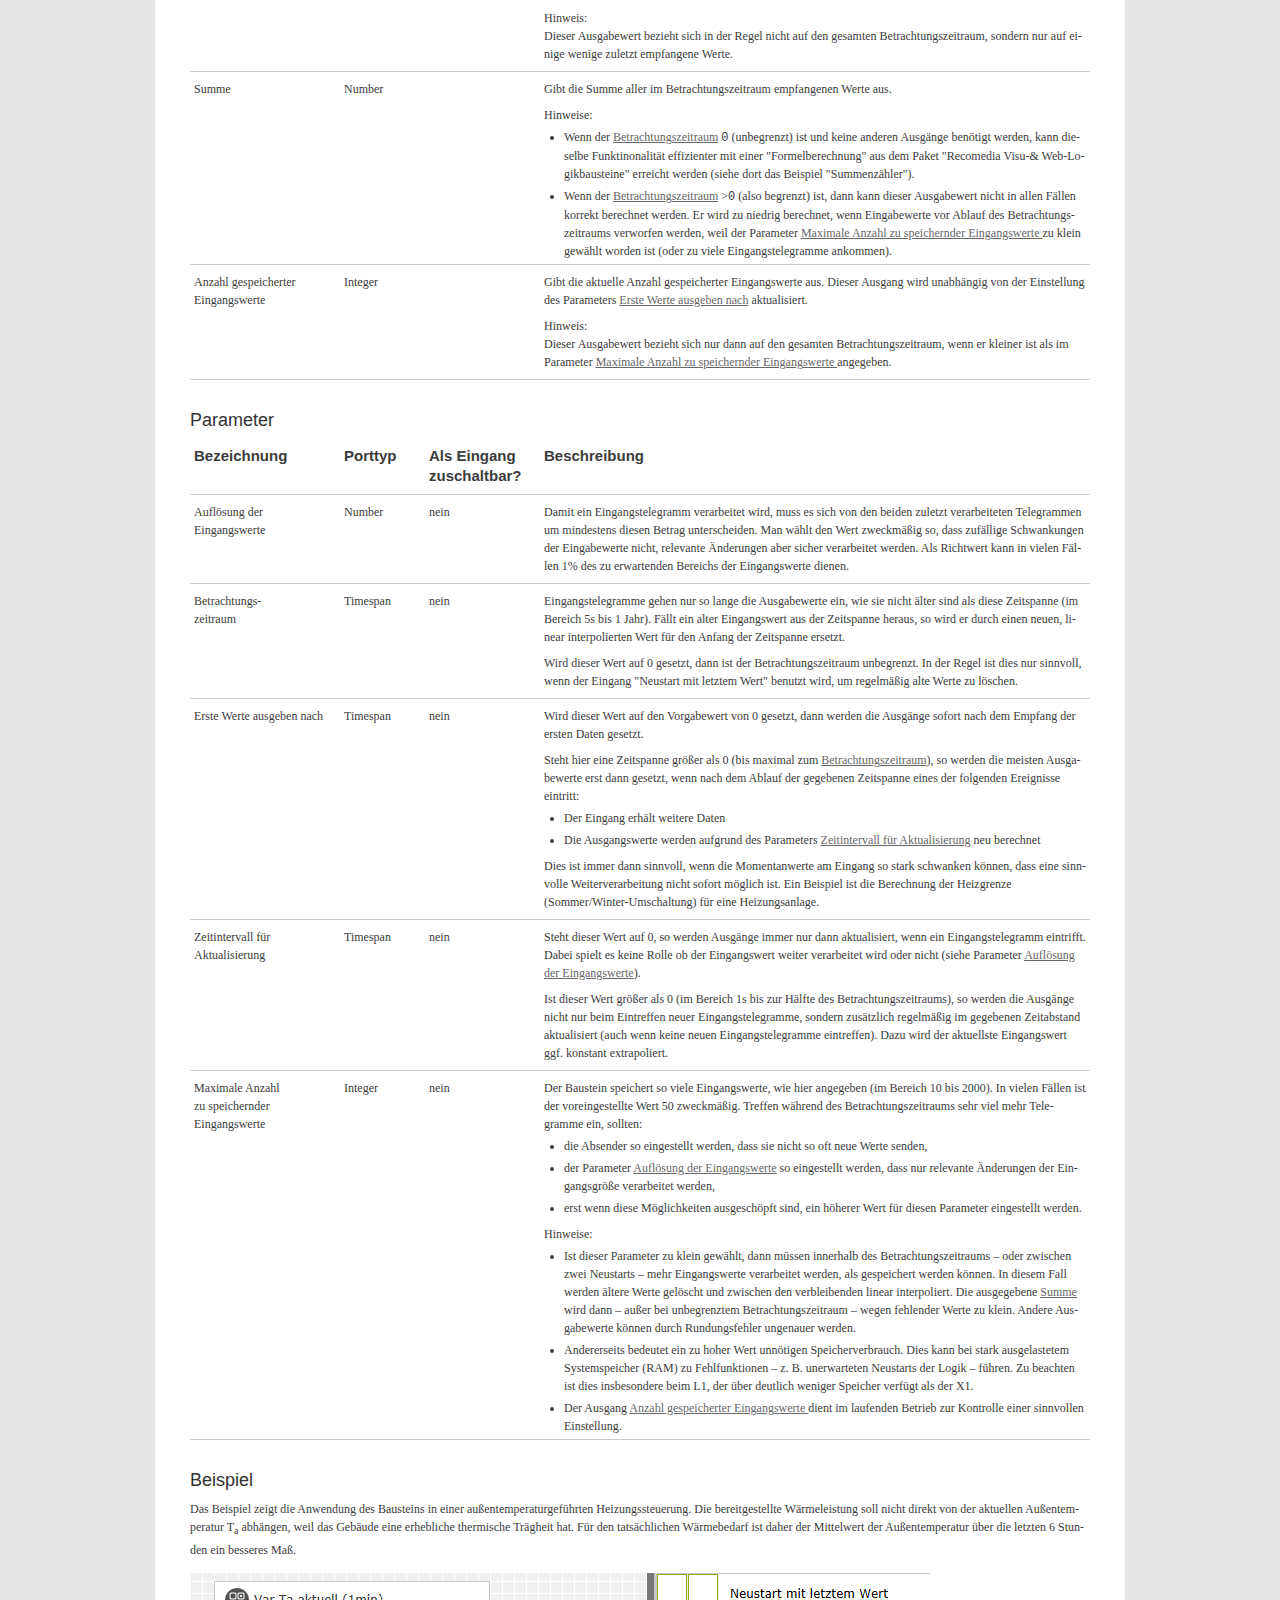
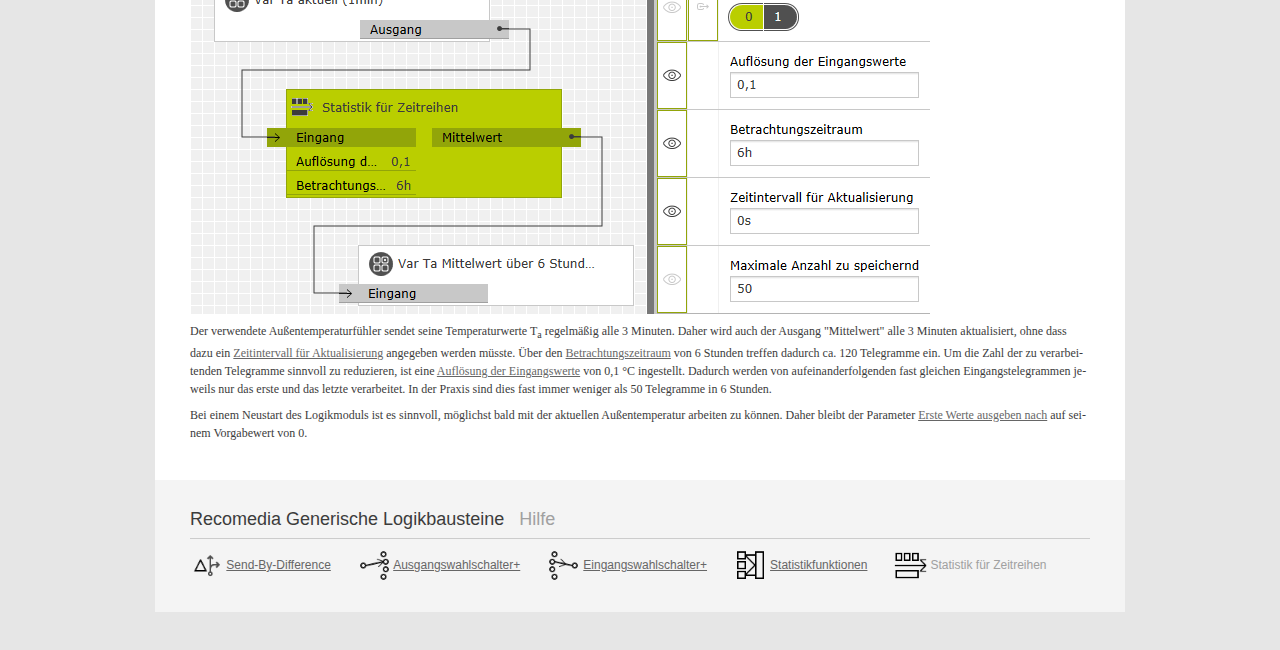
<file: GenericNodes/help/TimedStatistics.html>
﻿<!DOCTYPE HTML>
<html lang="de">
<head>
  <meta http-equiv="Content-Type" content="text/html; charset=utf-8" />
  <title>Recomedia Generische Logikbausteine - Hilfe - Statistik für Zeitreihen</title>
  <link rel="StyleSheet" href="default.css" type="text/css" />
</head>

<body>
  <header>
    <span id="headBlack">Recomedia Generische Logikbausteine</span>
    <span id="headGray">Hilfe</span>
  </header>
  <section>
    <div class="contentholder">
      <div class="navlinks-top">
        <a href="#footerHead">↓ Andere Logikbausteine in diesem Paket</a>
        &nbsp; | &nbsp; <a href="Index.html">← Paketinhalt</a>
      </div>
      <h1>Statistik für Zeitreihen</h1>
      <h2>Beschreibung</h2>
      <p><img src="TimedStatistics.png" alt="" class="description" /></p>
      <p>
        Dieser Baustein berechnet aus den im Laufe der Zeit empfangenen
        Eingangswerten die folgenden statistischen Größen:
      </p>
      <ul>
        <li>Mittelwert</li>
        <li>Minimum und Maximum</li>
        <li>Summe der Werte</li>
        <li>Anzahl der Werte</li>
        <li>Änderung</li>
        <li>Trend der aktuellsten Werte</li>
      </ul>
      <p>
        Der Betrachtungszeitraum, auf den sich alle Ausgabewerte (mit
        Ausnahme des Trends) beziehen, kann dabei in weiten Grenzen
        frei gewählt werden. Optional können die Eingangswerte gefiltert
        oder der Ausgang in regelmäßigen Abständen &ndash; auch ohne
        neue Eingangswerte &ndash; aktualisiert werden.
      </p>
      <p>
        Die Eingangswerte müssen nicht in gleichmäßigem zeitlichem Abstand
        ankommen. Der Baustein interpoliert zwischen den gegebenen Werten
        linear und extrapoliert nach dem neuesten Wert konstant.
      </p>
      <p>
        Zum Verhalten bei einem Neustart des Logikmoduls &ndash; z. B. nach
        Stromausfall oder erneuter Inbetriebnahme im GPA &ndash; siehe unter
        dem Parameter <a href="#neustart">Neustart mit letztem Wert</a>.
      </p>
      <h2>Eingänge</h2>
      <table class="Tabelle_Logicnode">
        <colgroup>
          <col style="width: 150px">
          <col style="width: 200px">
          <col>
        </colgroup>
        <tr>
          <th>Bezeichnung</th>
          <th>Porttyp</th>
          <th>Beschreibung</th>
        </tr>
        <tr>
          <td>
            <p>Eingang</p>
          </td>
          <td>
            <p>Number</p>
          </td>
          <td>
            <p>
              Die hier empfangenen Telegrammwerte bilden eine Zeitreihe,
              deren statistische Kenngrößen der Baustein berechnet.
            </p>
            <p>
              Hinweise:
            </p>
            <ul>
              <li>
                Das Feld für den Startwert sollte unausgefüllt bleiben, um
                die Zeitreihe mit dem ersten wirklichen Wert zu beginnen.
              </li>
              <li>
                Die Quelle der eintreffenden Telegramme und/oder der
                Parameter <a href="#resol">Auflösung der Eingangswerte</a>
                sollte(n) so konfiguriert werden, dass über den gewählten
                Betrachtungszeitraum nicht mehr Telegramme als im Parameter
                <a href="#maxstore">
                  Maximale Anzahl zu speichernder
                  Eingangswerte
                </a> angegeben verarbeitet werden müssen.
                Andernfalls können die berechneten Ausgabewerte ungenauer
                werden.
              </li>
            </ul>
          </td>
        </tr>
        <tr id="neustart">
          <td>
            <p>Neustart mit<br/>letztem Wert</p>
          </td>
          <td>
            <p>Binary</p>
          </td>
          <td>
            <p>
              Löscht bei Empfang einer 1 die Zeitreihe der bisher empfangenen
              Werte. Die Ausgänge ändern sich dadurch wie folgt:
            </p>
            <ul>
              <li>Mittelwert, Minimum und Maximum nehmen den letzten empfangenen Eingangswert an</li>
              <li>Anzahl der Werte wird 0</li>
              <li>Summe der Werte wird 0</li>
              <li>Änderung wird 0.0</li>
              <li>Trend der aktuellsten Werte wird 0 (gleichbleibend)</li>
            </ul>
            <p>
              Hinweise:
            </p>
            <ul>
              <li>Der Startwert für diesen Parameter sollte unbestimmt oder 0 sein.
              <li>
                Ein Neustart des Logikmoduls &ndash; z. B. nach Stromausfall oder erneuter
                Inbetriebnahme im GPA &ndash; hat fast dieselbe Wirkung. Neue Werte werden
                in diesem Fall allerdings nicht sofort ausgegeben, sondern entsprechend der
                Einstellung des Parameters <a href="#firstval">Erste Werte ausgeben nach</a>.
              </li>
            </ul>
          </td>
        </tr>
      </table>
      <h2>Ausgänge</h2>
      <table class="Tabelle_Logicnode">
        <colgroup>
          <col style="width: 150px">
          <col style="width: 200px">
          <col>
        </colgroup>
        <tr>
          <th>Bezeichnung</th>
          <th>Porttyp</th>
          <th>Beschreibung</th>
        </tr>
        <tr>
          <td>
            <p>Mittelwert</p>
          </td>
          <td>
            <p>Number</p>
          </td>
          <td>
            <p>
              Gibt den Mittelwert der Zeitreihe von Eingangswerten innerhalb
              des gewählten Betrachtungszeitraums aus. Dieser Wert ist auch
              dann mathematisch korrekt, wenn die Eingangswerte in ungleichen
              zeitlichen Abständen eintreffen.
            </p>
            <p>
              Hinweis:<br />
              Um dies sicherzustellen, interpoliert der Baustein zwischen den
              Eingangswerten <span class="manhyphens">linear</span>.
            </p>
          </td>
        </tr>
        <tr>
          <td>
            <p>Minimum, Maximum</p>
          </td>
          <td>
            <p>Number</p>
          </td>
          <td>
            <p>
              Gibt den kleinsten bzw. größten Wert der Zeitreihe von
              Eingangswerten innerhalb des gewählten Betrachtungszeitraums
              aus.
            </p>
            <p>
              Hinweis:<br />
              Nötigenfalls interpoliert der Baustein zwischen den ältesten
              beiden noch zu berücksichtigenden Werten linear.
            </p>
          </td>
        </tr>
        <tr>
          <td>
            <p>Änderung</p>
          </td>
          <td>
            <p>Number</p>
          </td>
          <td>
            <p>
              Gibt die Differenz zwischen dem ersten und dem aktuellsten Wert
              der Zeitreihe innerhalb des gewählten Betrachtungszeitraums aus.
            </p>
            <p>
              Hinweis:<br />
              Nötigenfalls interpoliert der Baustein zwischen den ältesten
              beiden noch zu berücksichtigenden Werten linear.
            </p>
          </td>
        </tr>
        <tr>
          <td>
            <p>Trend</p>
          </td>
          <td>
            <p>Integer</p>
          </td>
          <td>
            <p>
              Gibt die Tendenz der aktuellsten Werte wie folgt aus:
            </p>
            <ul>
              <li>-1: fallend</li>
              <li>&nbsp;0: ungefähr gleichbleibend</li>
              <li>&nbsp;1: steigend</li>
            </ul>
            <p>
              Hinweis:<br />
              Dieser Ausgabewert bezieht sich in der Regel nicht auf den
              gesamten Betrachtungszeitraum, sondern nur auf einige wenige
              zuletzt empfangene Werte.
            </p>
          </td>
        </tr>
        <tr id="sum">
          <td>
            <p>Summe</p>
          </td>
          <td>
            <p>Number</p>
          </td>
          <td>
            <p>
              Gibt die Summe aller im Betrachtungszeitraum empfangenen
              Werte aus.
            </p>
            <p>
              Hinweise:
            </p>
            <ul>
              <li>
                Wenn der <a href="#timespan">Betrachtungszeitraum</a> <code>0</code>
                (unbegrenzt) ist und keine anderen Ausgänge benötigt werden, kann
                dieselbe Funktinonalität effizienter mit einer "Formelberechnung"
                aus dem Paket "Recomedia Visu-& Web-Logikbausteine"
                <span class="manhyphens">erreicht</span> werden (siehe dort das
                Beispiel "Summenzähler").
              </li>
              <li>
                Wenn der <a href="#timespan">Betrachtungszeitraum</a> &gt;<code>0</code>
                (also begrenzt) ist, dann kann dieser Ausgabewert nicht in allen
                Fällen korrekt berechnet werden. Er wird zu niedrig berechnet,
                wenn Eingabewerte vor Ablauf des Betrachtungszeitraums verworfen
                werden, weil der Parameter <a href="#maxstore">
                  Maximale Anzahl zu
                  speichernder Eingangswerte
                </a> zu klein gewählt worden ist (oder
                zu viele Eingangstelegramme ankommen).
              </li>
            </ul>
          </td>
        </tr>
        <tr id="curstore">
          <td>
            <p>Anzahl gespeicherter Eingangswerte</p>
          </td>
          <td>
            <p>Integer</p>
          </td>
          <td>
            <p>
              Gibt die aktuelle Anzahl gespeicherter Eingangswerte aus. Dieser
              Ausgang wird unabhängig von der Einstellung des Parameters
              <a href="#firstval">Erste Werte ausgeben nach</a> aktualisiert.
            </p>
            <p>
              Hinweis:<br />
              Dieser Ausgabewert bezieht sich nur dann auf den gesamten
              Betrachtungszeitraum, wenn er kleiner ist als im Parameter
              <a href="#maxstore">
                Maximale Anzahl zu speichernder
                Eingangswerte
              </a> angegeben.
            </p>
          </td>
        </tr>
      </table>
      <h2>Parameter</h2>
      <table class="Tabelle_Logicnode">
        <colgroup>
          <col style="width: 150px">
          <col style="width:  85px">
          <col style="width: 115px">
          <col>
        </colgroup>
        <tr>
          <th>Bezeichnung</th>
          <th>Porttyp</th>
          <th>Als Eingang zuschaltbar?</th>
          <th>Beschreibung</th>
        </tr>
        <tr id="resol">
          <td>
            <p>Auflösung der<br />Eingangswerte</p>
          </td>
          <td>
            <p>Number</p>
          </td>
          <td>
            <p>nein</p>
          </td>
          <td>
            <p>
              Damit ein Eingangstelegramm verarbeitet wird, muss es sich
              von den beiden zuletzt verarbeiteten Telegrammen um mindestens
              diesen Betrag unterscheiden. Man wählt den Wert zweckmäßig so,
              dass zufällige Schwankungen der Eingabewerte nicht, relevante
              Änderungen aber sicher verarbeitet werden. Als Richtwert kann
              in vielen Fällen 1% des zu erwartenden Bereichs der
              Eingangswerte dienen.
            </p>
          </td>
        </tr>
        <tr id="timespan">
          <td>
            <p>Betrachtungs-<br />zeitraum</p>
          </td>
          <td>
            <p>Timespan</p>
          </td>
          <td>
            <p>nein</p>
          </td>
          <td>
            <p>
              Eingangstelegramme gehen nur so lange die Ausgabewerte ein, wie
              sie nicht älter sind als diese Zeitspanne (im Bereich 5s bis 1
              Jahr). Fällt ein alter Eingangswert aus der Zeitspanne heraus,
              so wird er durch einen neuen, linear interpolierten Wert für
              den Anfang der Zeitspanne ersetzt.
            </p>
            <p>
              Wird dieser Wert auf 0 gesetzt, dann ist der Betrachtungszeitraum
              unbegrenzt. In der Regel ist dies nur sinnvoll, wenn der Eingang
              "Neustart mit letztem Wert" benutzt wird, um regelmäßig alte Werte
              zu löschen.
            </p>
          </td>
        </tr>
        <tr id="firstval">
          <td>
            <p>Erste Werte ausgeben nach</p>
          </td>
          <td>
            <p>Timespan</p>
          </td>
          <td>
            <p>nein</p>
          </td>
          <td>
            <p>
              Wird dieser Wert auf den Vorgabewert von 0 gesetzt, dann werden
              die Ausgänge sofort nach dem Empfang der ersten Daten gesetzt.
            </p>
            <p>
              Steht hier eine Zeitspanne größer als 0 (bis maximal zum
              <a href="#timespan">Betrachtungszeitraum</a>), so werden die
              meisten Ausgabewerte erst dann gesetzt, wenn nach dem Ablauf der
              gegebenen Zeitspanne eines der folgenden Ereignisse eintritt:
            </p>
            <ul>
              <li>
                Der Eingang erhält weitere Daten
              </li>
              <li>
                Die Ausgangswerte werden aufgrund des Parameters
                <a href="#update">Zeitintervall für Aktualisierung</a>
                neu berechnet
              </li>
            </ul>
            <p>
              Dies ist immer dann sinnvoll, wenn die Momentanwerte am Eingang
              so stark schwanken können, dass eine sinnvolle Weiterverarbeitung
              nicht sofort möglich ist. Ein Beispiel ist die Berechnung der
              Heizgrenze (Sommer/Winter-Umschaltung) für eine Heizungsanlage.
            </p>
          </td>
        </tr>
        <tr>
          <td id="update">
            <p>Zeitintervall für<br />Aktualisierung</p>
          </td>
          <td>
            <p>Timespan</p>
          </td>
          <td>
            <p>nein</p>
          </td>
          <td>
            <p>
              Steht dieser Wert auf 0, so werden Ausgänge immer nur dann
              aktualisiert, wenn ein Eingangstelegramm eintrifft. Dabei spielt
              es keine Rolle ob der Eingangswert weiter verarbeitet wird oder
              nicht (siehe Parameter
              <a href="#resol"> Auflösung der Eingangswerte</a>).
            </p>
            <p>
              Ist dieser Wert größer als 0 (im Bereich 1s bis zur Hälfte des
              Betrachtungszeitraums), so werden die Ausgänge nicht nur beim
              Eintreffen neuer Eingangstelegramme, sondern zusätzlich regelmäßig
              im gegebenen Zeitabstand aktualisiert (auch wenn keine neuen
              Eingangstelegramme eintreffen). Dazu wird der aktuellste
              Eingangswert ggf. konstant extrapoliert.
            </p>
          </td>
        </tr>
        <tr id="maxstore">
          <td>
            <p>Maximale Anzahl<br />zu speichernder<br />Eingangswerte</p>
          </td>
          <td>
            <p>Integer</p>
          </td>
          <td>
            <p>nein</p>
          </td>
          <td>
            <p>
              Der Baustein speichert so viele Eingangswerte, wie
              hier angegeben (im Bereich 10 bis 2000). In vielen
              Fällen ist der voreingestellte Wert 50 zweckmäßig.
              Treffen während des Betrachtungszeitraums sehr viel
              mehr Telegramme ein, sollten:
            </p>
            <ul>
              <li>
                die Absender so eingestellt werden, dass sie nicht so oft
                neue Werte senden,
              </li>
              <li>
                der Parameter <a href="#resol">Auflösung der Eingangswerte</a>
                so eingestellt werden, dass nur relevante Änderungen der
                Eingangsgröße verarbeitet werden,
              </li>
              <li>
                erst wenn diese Möglichkeiten ausgeschöpft sind, ein höherer
                Wert für diesen Parameter eingestellt werden.
              </li>
            </ul>
            <p>
              Hinweise:
            </p>
            <ul>
              <li>
                Ist dieser Parameter zu klein gewählt, dann müssen
                innerhalb des Betrachtungszeitraums &ndash; oder
                zwischen zwei Neustarts &ndash; mehr Eingangswerte
                verarbeitet werden, als gespeichert werden können.
                In diesem Fall werden ältere Werte gelöscht und
                zwischen den verbleibenden linear interpoliert.
                Die ausgegebene <a href="#sum">Summe</a> wird dann
                &ndash; außer bei unbegrenztem Betrachtungszeitraum
                &ndash; wegen fehlender Werte zu klein. Andere
                Ausgabewerte können durch Rundungsfehler ungenauer
                werden.
              </li>
              <li>
                Andererseits bedeutet ein zu hoher Wert unnötigen
                Speicherverbrauch. Dies kann bei stark ausgelastetem
                Systemspeicher (RAM) zu Fehlfunktionen &ndash; z. B.
                unerwarteten Neustarts der Logik &ndash; führen. Zu
                beachten ist dies insbesondere beim L1, der über
                deutlich weniger Speicher verfügt als der X1.
              </li>
              <li>
                Der Ausgang <a href="#curstore">
                  Anzahl gespeicherter Eingangswerte
                </a> dient im laufenden Betrieb zur
                Kontrolle einer sinnvollen Einstellung.
              </li>
            </ul>
          </td>
        </tr>
      </table>
      <h2>Beispiel</h2>
      <p>
        Das Beispiel zeigt die Anwendung des Bausteins in einer
        außentemperaturgeführten Heizungssteuerung. Die bereitgestellte
        Wärmeleistung soll nicht direkt von der aktuellen Außentemperatur
        T<sub>a</sub> abhängen, weil das Gebäude eine erhebliche
        thermische Trägheit hat. Für den tatsächlichen Wärmebedarf ist
        daher der Mittelwert der Außentemperatur über die letzten 6
        Stunden ein besseres Maß.
      </p>
      <p>
        <img src="TimedStatisticsExample.png" alt="" class="example" />
      </p>
      <p>
        Der verwendete Außentemperaturfühler sendet seine Temperaturwerte
        T<sub>a</sub> regelmäßig alle 3 Minuten. Daher wird auch der Ausgang
        "Mittelwert" alle 3 Minuten aktualisiert, ohne dass dazu ein
        <a href="#update">Zeitintervall für Aktualisierung</a> angegeben
        werden müsste. Über den <a href="#timespan">Betrachtungszeitraum</a>
        von 6 Stunden treffen dadurch ca. 120 Telegramme ein. Um die Zahl
        der zu verarbeitenden Telegramme sinnvoll zu reduzieren, ist eine
        <a href="#resol">Auflösung der Eingangswerte</a> von 0,1 &deg;C
        ingestellt. Dadurch werden von aufeinanderfolgenden fast gleichen
        Eingangstelegrammen jeweils nur das erste und das letzte verarbeitet.
        In der Praxis sind dies fast immer weniger als 50 Telegramme in 6
        Stunden.
      </p>
      <p>
        Bei einem Neustart des Logikmoduls ist es sinnvoll, möglichst bald
        mit der aktuellen Außentemperatur arbeiten zu können. Daher bleibt
        der Parameter <a href="#firstval">Erste Werte ausgeben nach</a> auf
        seinem Vorgabewert von 0.
      </p>
    </div>
  </section>
  <footer>
    <div id="footerHead">
      Recomedia Generische Logikbausteine &nbsp; <span style="color: #a0a0a0;">Hilfe</span>
    </div>
    <div id="footerNav">
      <a href="SendByDifference.html"><img src="../icons/SendByDifferenceNode.png" alt="" /></a>
      <a href="SendByDifference.html">Send-By-Difference</a>
      &nbsp;&nbsp;&nbsp;&nbsp;&nbsp;&nbsp;
      <a href="OutputSelector.html"><img src="../icons/OutputSelectorNode.png" alt="" /></a>
      <a href="OutputSelector.html">Ausgangswahlschalter+</a>
      &nbsp;&nbsp;&nbsp;&nbsp;&nbsp;&nbsp;
      <a href="InputSelector.html"><img src="../icons/InputSelectorNode.png" alt="" /></a>
      <a href="InputSelector.html">Eingangswahlschalter+</a>
      &nbsp;&nbsp;&nbsp;&nbsp;&nbsp;&nbsp;
      <a href="Statistics.html"><img src="../icons/StatisticsNode.png" alt="" /></a>
      <a href="Statistics.html">Statistikfunktionen</a>
      &nbsp;&nbsp;&nbsp;&nbsp;&nbsp;&nbsp;
      <img src="../icons/TimedStatisticsNode.png" alt="" />
      <span style="color: #a0a0a0;">Statistik für Zeitreihen</span>
    </div>
  </footer>
</body>
</html>
</file>
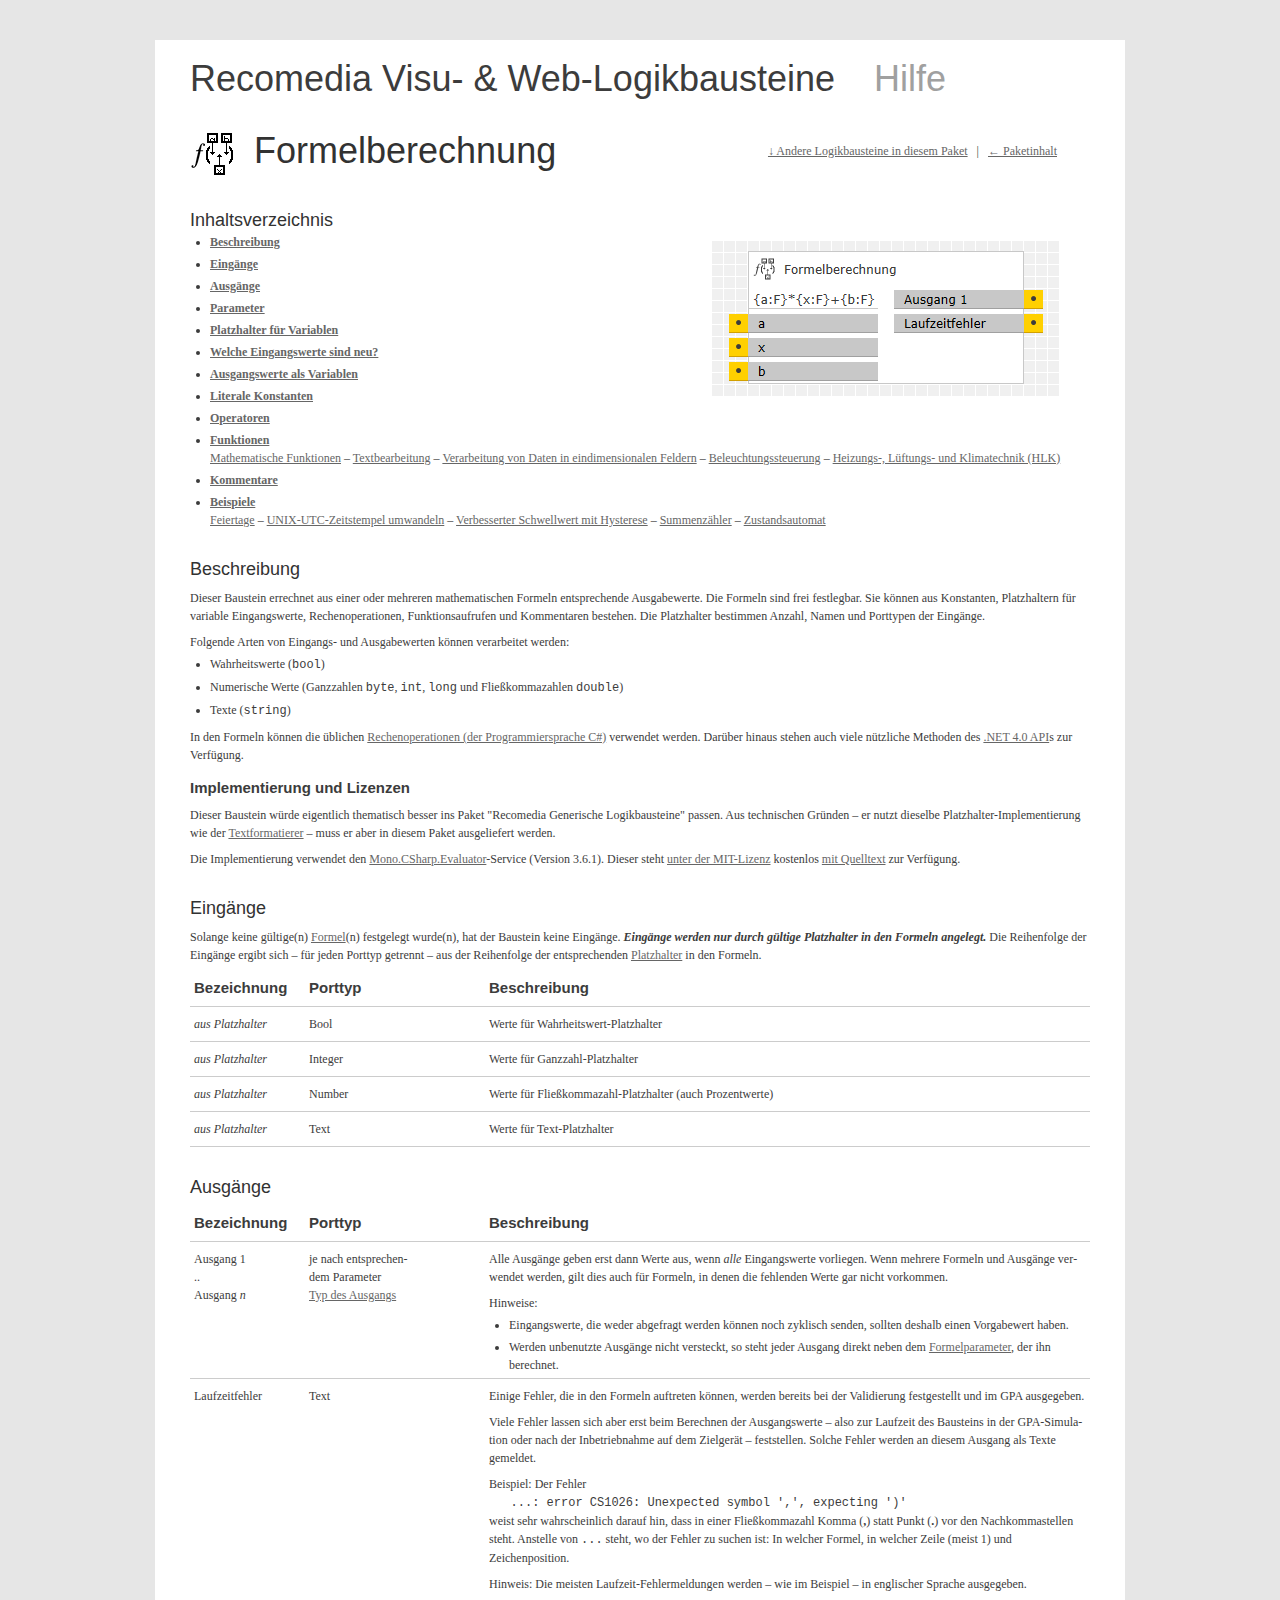
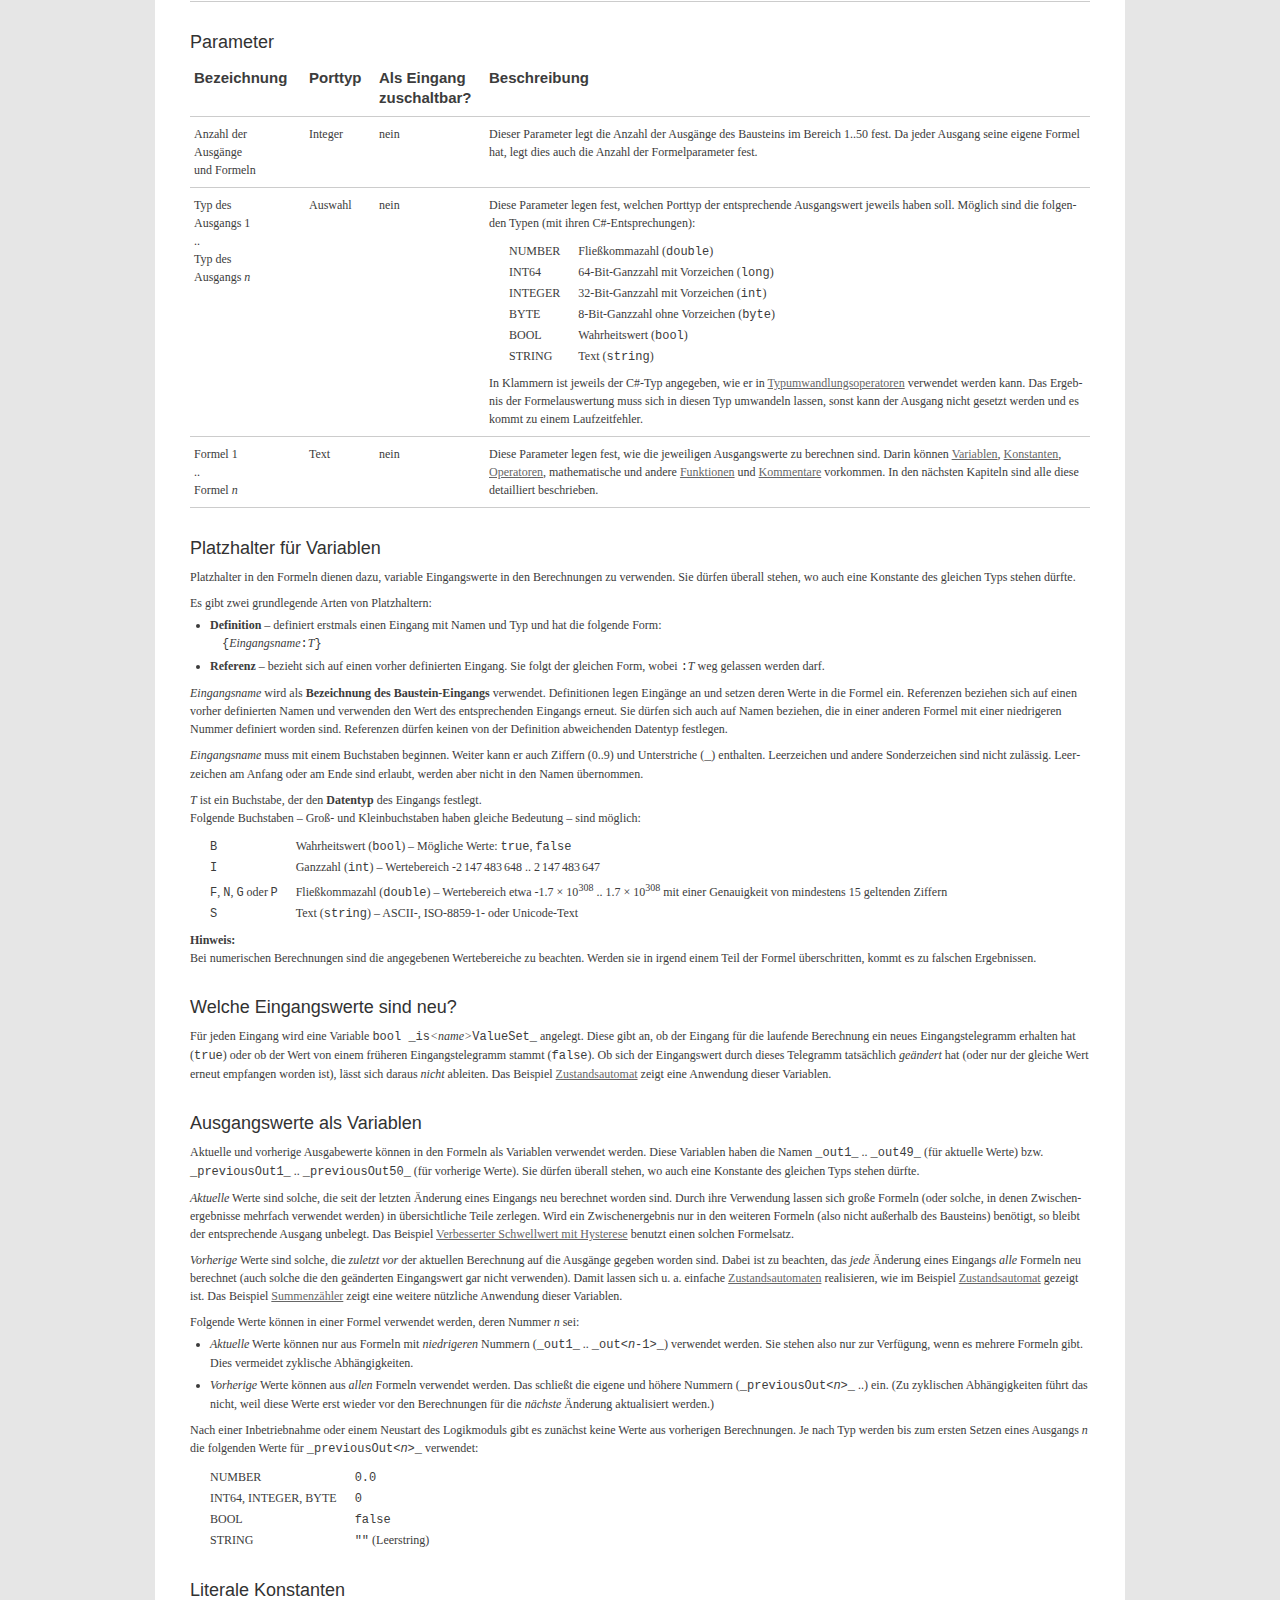
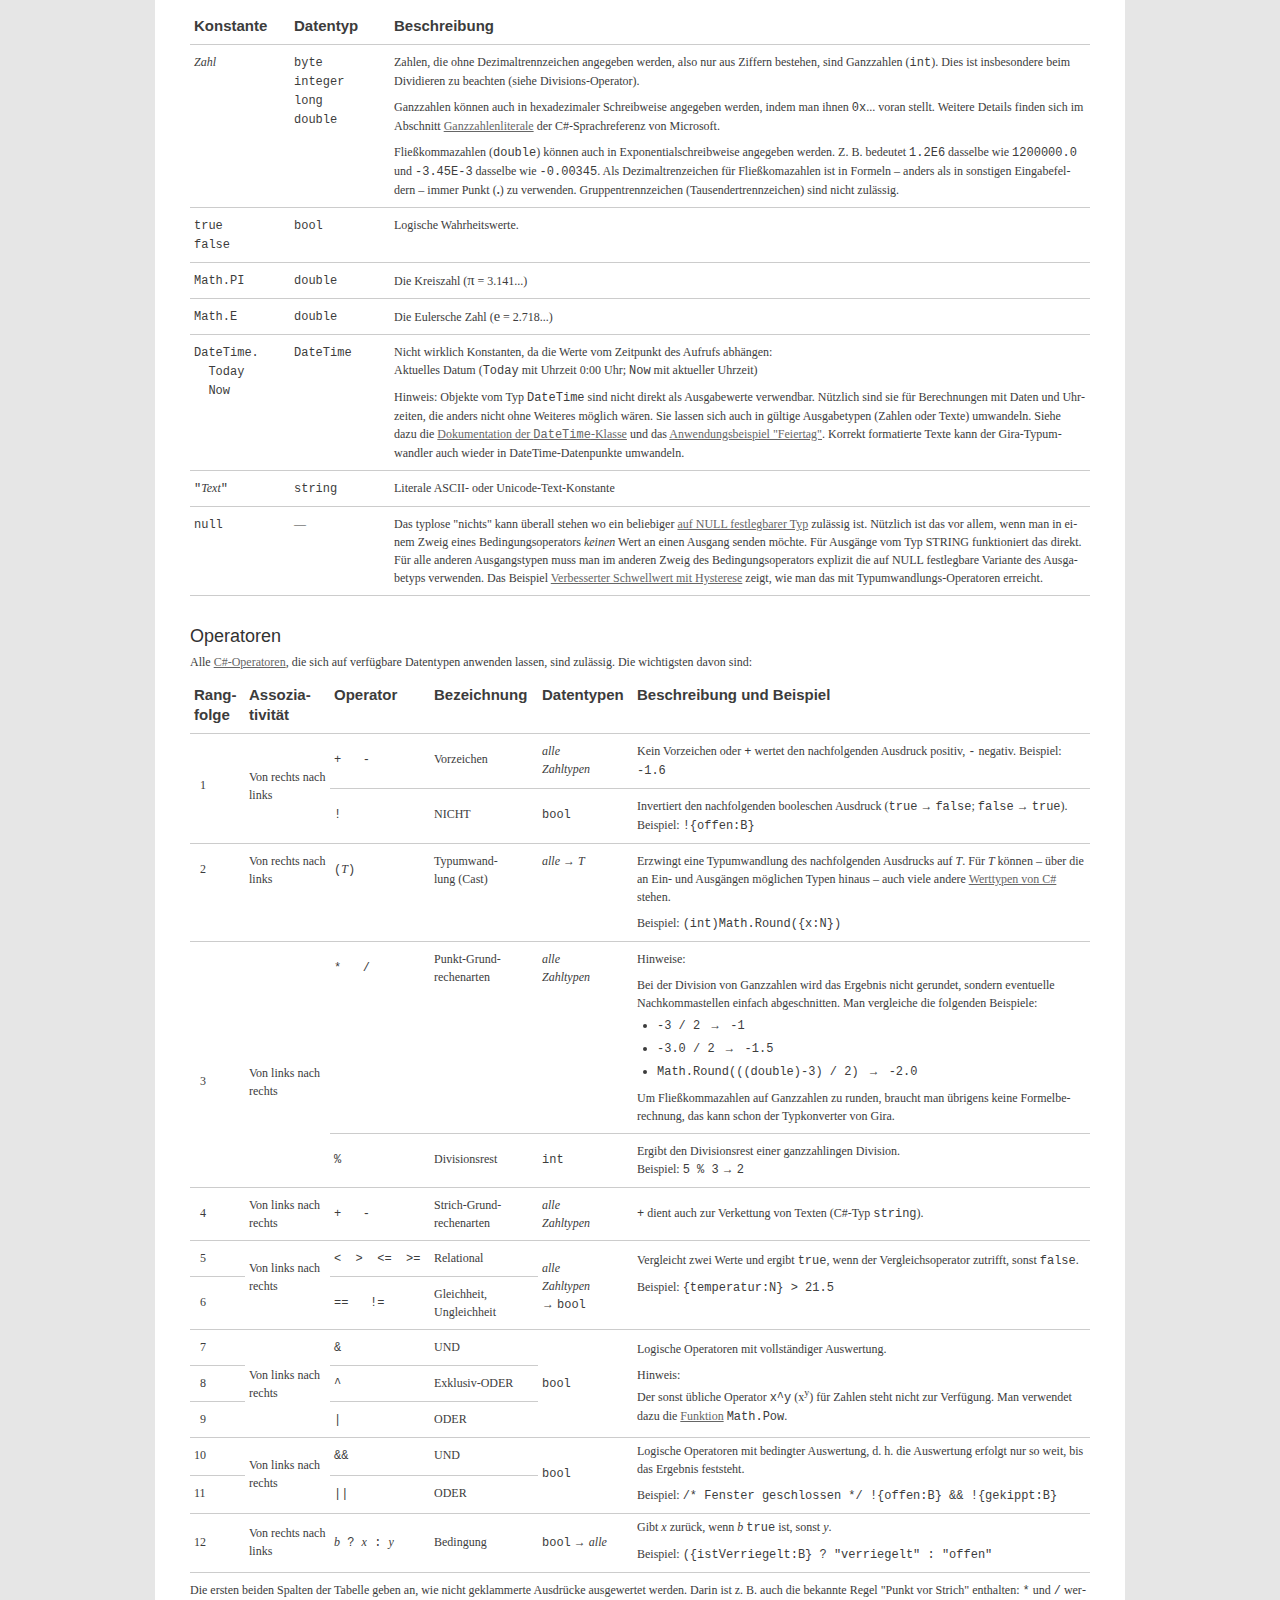
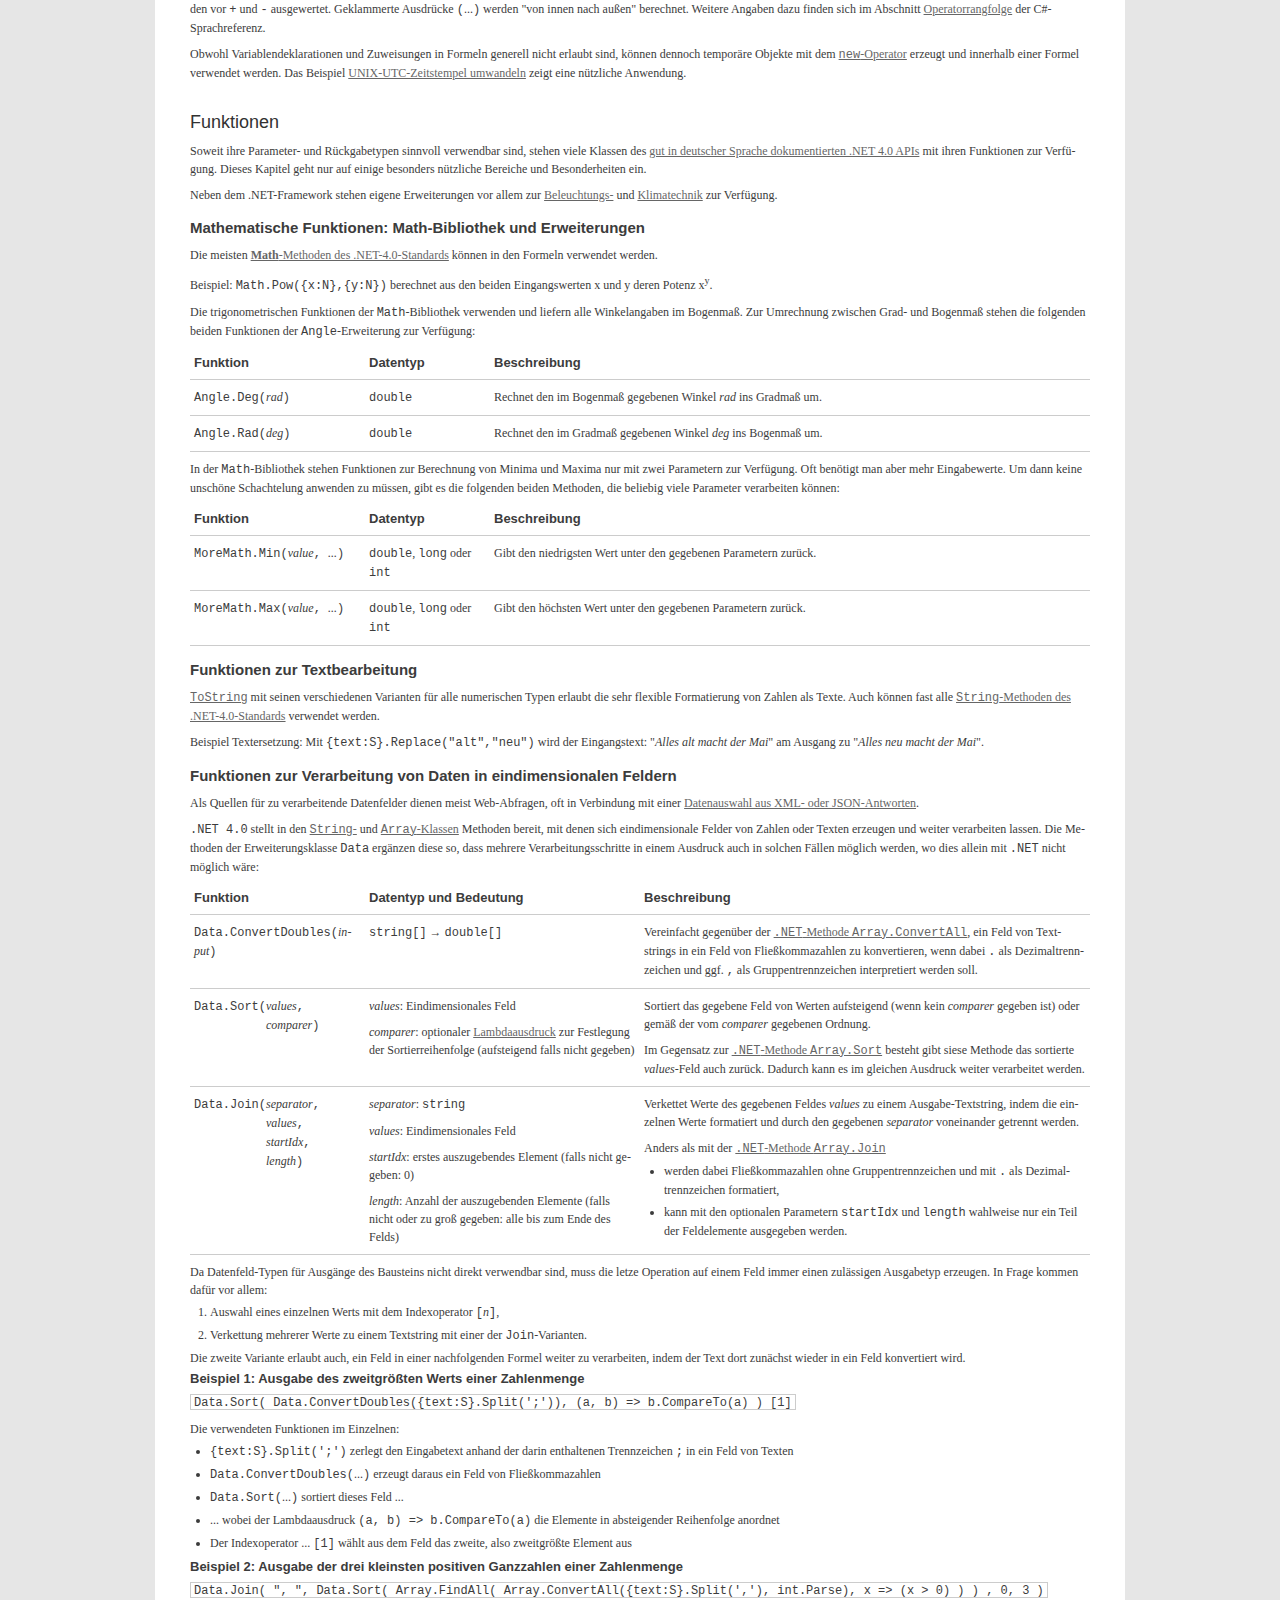
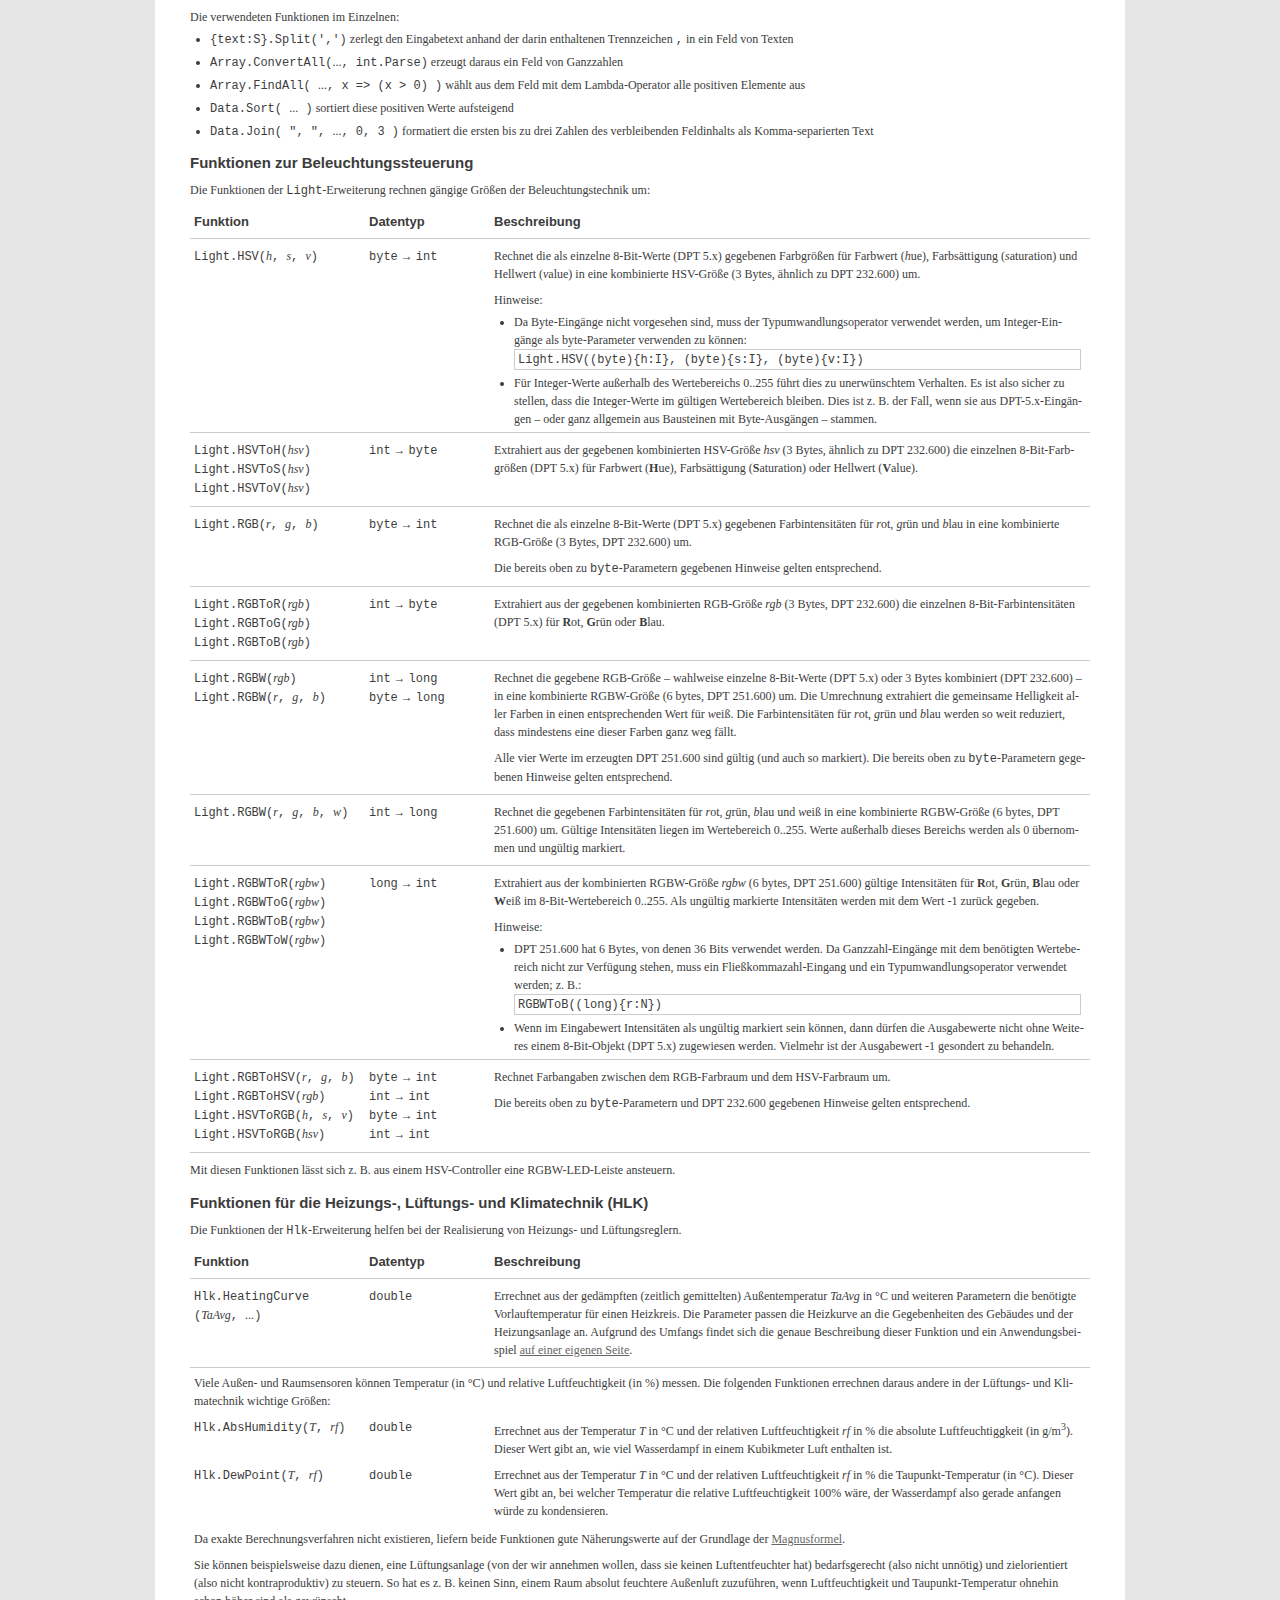
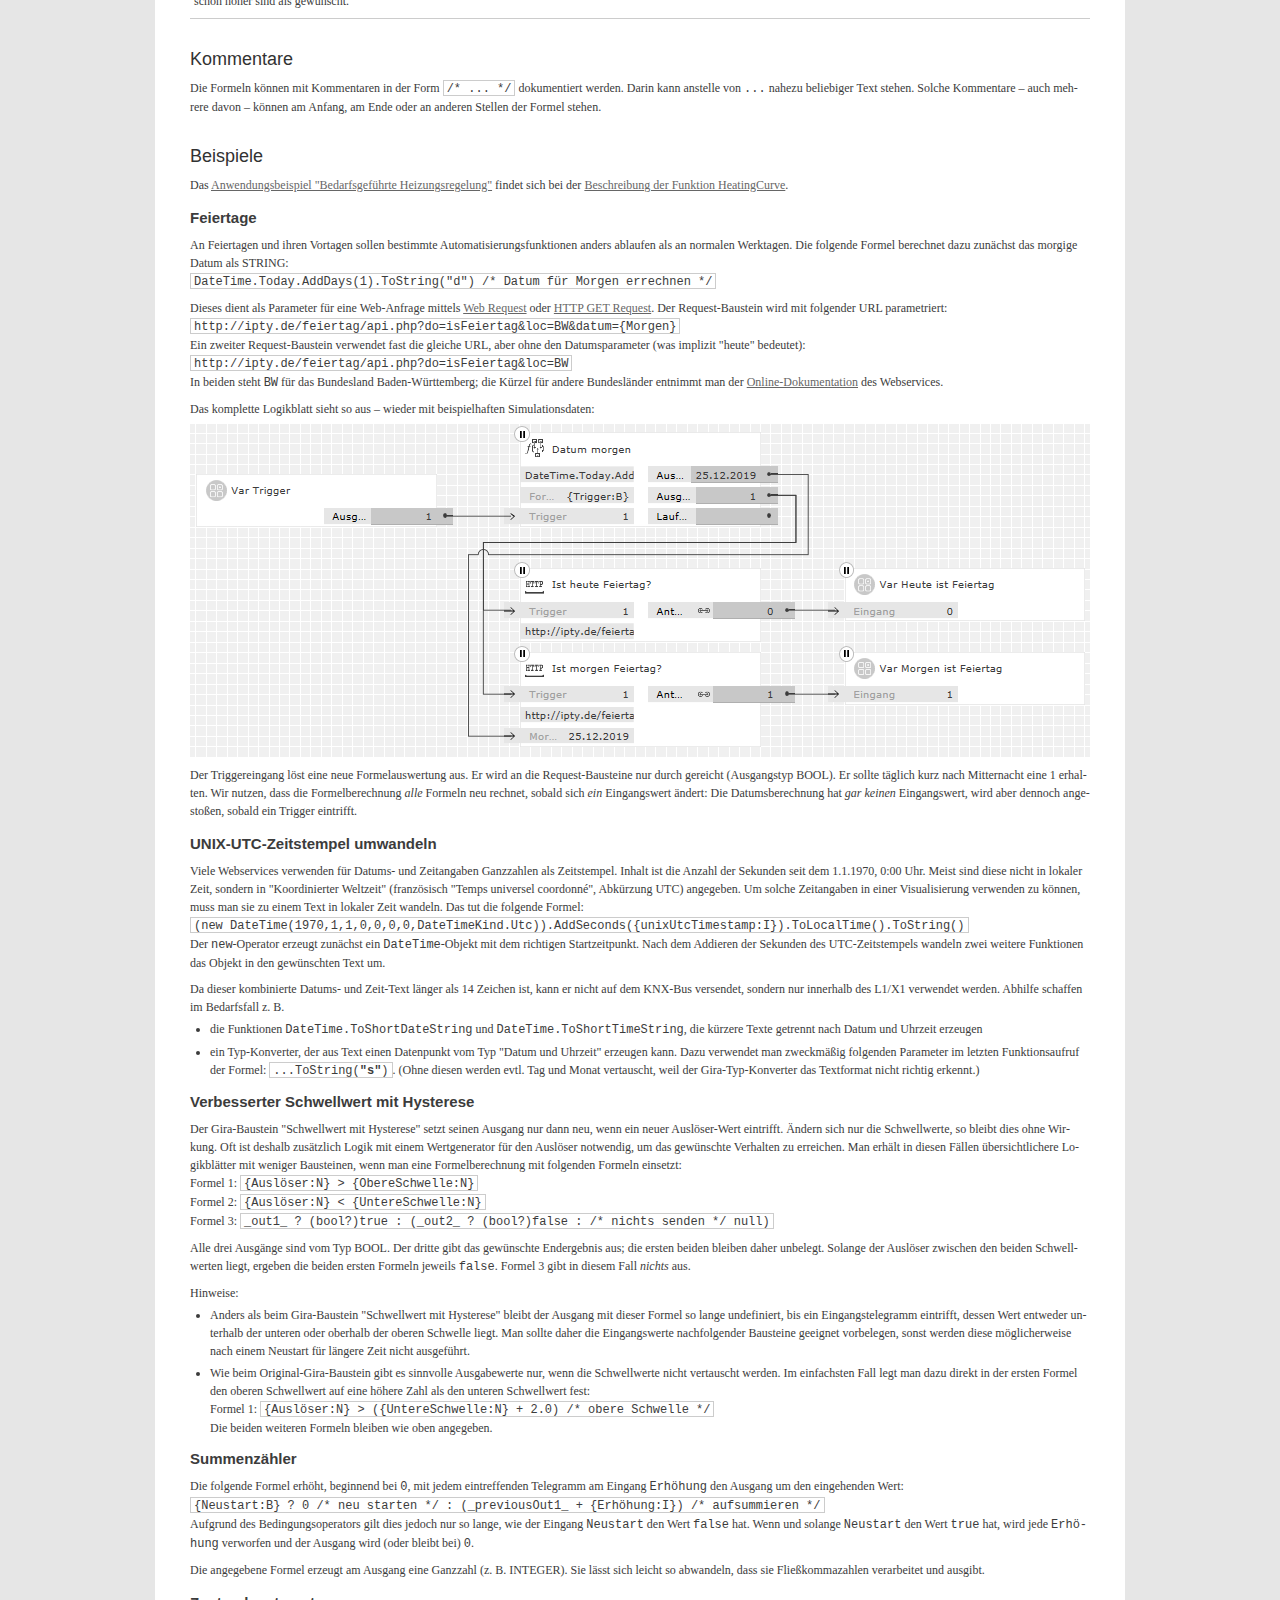
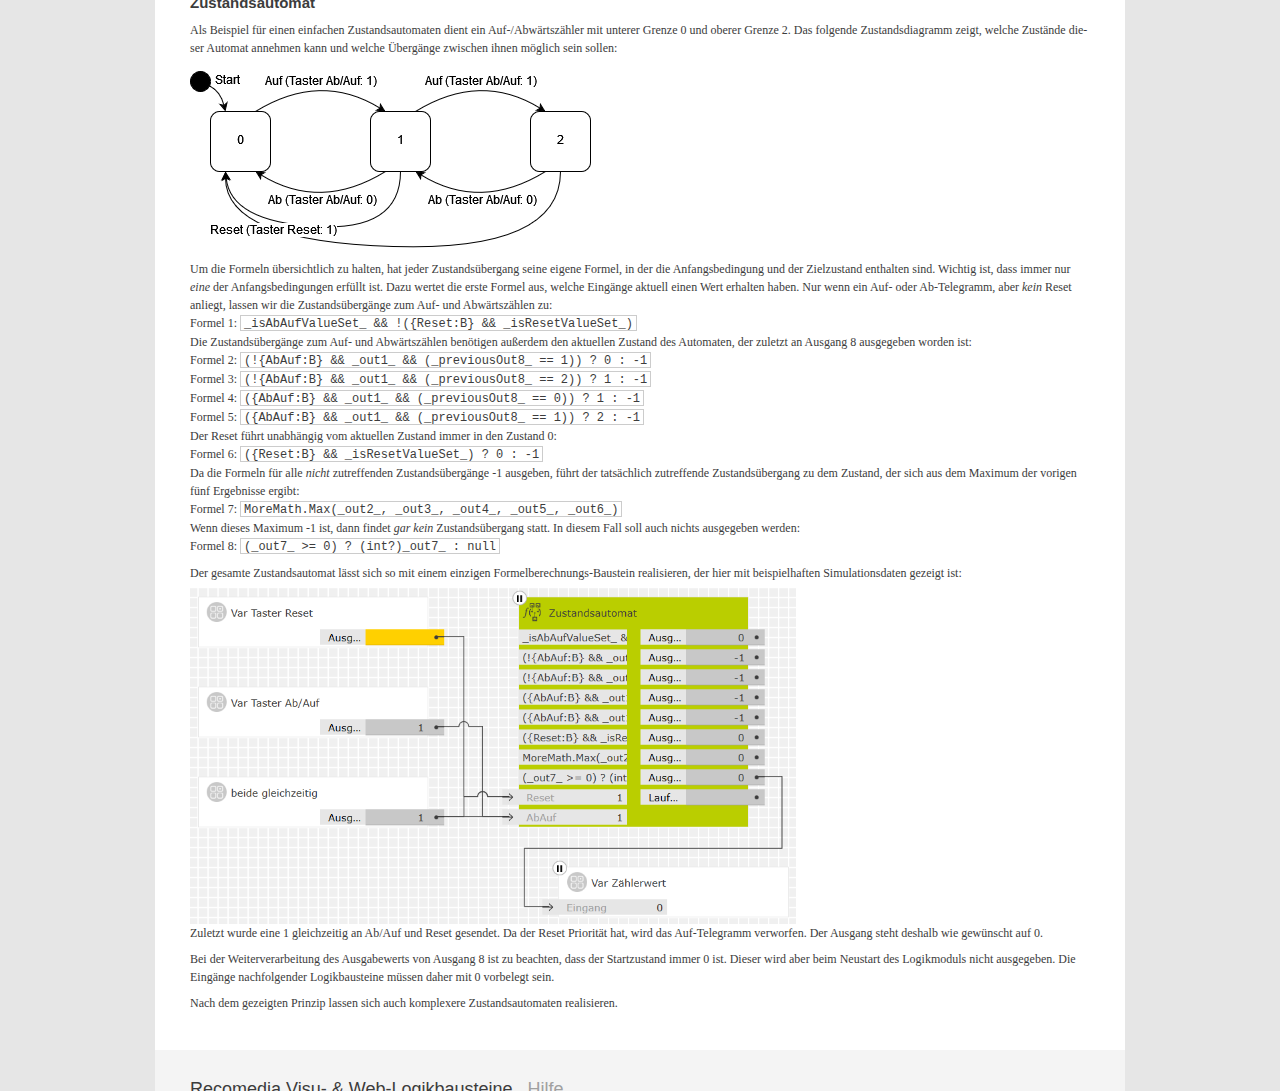
<file: VisuWebNodes/help/ExpressionCalculator.html>
﻿<!DOCTYPE HTML>
<html lang="de">
<head>
  <meta http-equiv="Content-Type" content="text/html; charset=utf-8" />
  <title>Recomedia Visu- &amp; Web-Logikbausteine - Hilfe - Formelberechnung</title>
  <link rel="StyleSheet" href="default.css" type="text/css" />
</head>

<body>
  <header>
    <span id="headBlack">Recomedia Visu- &amp; Web-Logikbausteine</span>
    <span id="headGray">Hilfe</span>
  </header>
  <section>
    <div class="contentholder">
      <div class="navlinks-top">
        <a href="#footerHead">↓ Andere Logikbausteine in diesem Paket</a>
        &nbsp; | &nbsp; <a href="Index.html">← Paketinhalt</a>
      </div>
      <h1>
        <img src="../icons/ExpressionCalculatorNode.png" alt="" />&nbsp;
        Formelberechnung
      </h1>
      <h2>Inhaltsverzeichnis</h2>
      <img src="ExpressionCalculator.png" alt="" class="description" />
      <ul>
        <li><b><a href="#beschreibung">Beschreibung</a></b></li>
        <li><b><a href="#eingaenge">Eingänge</a></b></li>
        <li><b><a href="#ausgaenge">Ausgänge</a></b></li>
        <li><b><a href="#parameter">Parameter</a></b></li>
        <li><b><a href="#platzhalter">Platzhalter für Variablen</a></b></li>
        <li><b><a href="#eingangsvariablen">Welche Eingangswerte sind neu?</a></b></li>
        <li><b><a href="#ausgangsvariablen">Ausgangswerte als Variablen</a></b></li>
        <li><b><a href="#konstanten">Literale Konstanten</a></b></li>
        <li><b><a href="#operatoren">Operatoren</a></b></li>
        <li>
          <b><a href="#funktionen">Funktionen</a></b><br />
          <a href="#math">Mathematische Funktionen</a> &ndash;
          <a href="#string">Textbearbeitung</a> &ndash;
          <a href="#data">Verarbeitung von Daten in eindimensionalen Feldern</a> &ndash;
          <a href="#light">Beleuchtungssteuerung</a> &ndash;
          <a href="#HLK">Heizungs-, Lüftungs- und Klimatechnik (HLK)</a>
        </li>
        <li><b><a href="#kommentare">Kommentare</a></b></li>
        <li>
          <b><a href="#beispiele">Beispiele</a></b><br />
          <a href="#feiertag">Feiertage</a> &ndash;
          <a href="#zeitstempel">UNIX-UTC-Zeitstempel umwandeln</a> &ndash;
          <a href="#hysterese">Verbesserter Schwellwert mit Hysterese</a> &ndash;
          <a href="#summenzaehler">Summenzähler</a> &ndash;
          <a href="#zustandsautomat">Zustandsautomat</a>
        </li>
      </ul>
      <h2 id="beschreibung">Beschreibung</h2>
      <p>
        Dieser Baustein errechnet aus einer oder mehreren mathematischen Formeln
        entsprechende Ausgabewerte. Die Formeln sind frei festlegbar. Sie können
        aus Konstanten, Platzhaltern für variable Eingangswerte, Rechenoperationen,
        Funktionsaufrufen und Kommentaren bestehen. Die Platzhalter bestimmen Anzahl,
        Namen und Porttypen der Eingänge.
      </p>
      <p>
        Folgende Arten von Eingangs- und Ausgabewerten können verarbeitet werden:
      </p>
      <ul>
        <li>
          Wahrheitswerte (<code>bool</code>)
        </li>
        <li>
          Numerische Werte (Ganzzahlen <code>byte</code>, <code>int</code>, <code>long</code> und
          Fließkommazahlen <span class="manhyphens"><code>double</code></span>)
        </li>
        <li>
          Texte (<code>string</code>)
        </li>
      </ul>
      <p>
        In den Formeln können die üblichen
        <a href="https://docs.microsoft.com/de-de/dotnet/csharp/language-reference/operators/">Rechenoperationen (der Programmiersprache C#)</a>
        verwendet werden. Darüber hinaus stehen auch viele nützliche Methoden des
        <a href="https://docs.microsoft.com/de-de/dotnet/api/?view=netframework-4.0">.NET 4.0 API</a>s
        zur Verfügung.
      </p>
      <h3>Implementierung und Lizenzen</h3>
      <p>
        Dieser Baustein würde eigentlich thematisch besser ins Paket "Recomedia
        Generische Logikbausteine" passen. Aus technischen Gründen &ndash; er
        nutzt dieselbe Platzhalter-Implementierung wie der
        <a href="StringFormatter.html">Textformatierer</a>
        &ndash; muss er aber in diesem Paket ausgeliefert werden.
      </p>
      <p>
        Die Implementierung verwendet den
        <a href="http://docs.go-mono.com/?link=M%3aMono.CSharp.Evaluator.Evaluate(System.String)">Mono.CSharp.Evaluator</a>-Service (Version 3.6.1). Dieser steht
        <a href="https://www.mono-project.com/docs/faq/licensing/">unter der MIT-Lizenz</a>
        kostenlos
        <a href="https://github.com/mono/mono/blob/master/mcs/mcs/eval.cs">mit Quelltext</a>
        zur Verfügung.
      </p>
      <h2 id="eingaenge">Eingänge</h2>
      <p>
        Solange keine gültige(n) <a href="#parameter">Formel</a>(n) festgelegt
        wurde(n), hat der Baustein keine Eingänge.
        <i><b>Eingänge werden nur durch gültige Platzhalter in den Formeln angelegt.</b></i>
        Die Reihenfolge der Eingänge ergibt sich &ndash; für jeden Porttyp
        getrennt &ndash; aus der Reihenfolge der entsprechenden
        <a href="#platzhalter">Platzhalter</a> in den Formeln.
      </p>
      <table class="Tabelle_Logicnode">
        <colgroup>
          <col style="width: 115px">
          <col style="width: 180px">
          <col>
        </colgroup>
        <tr>
          <th>Bezeichnung</th>
          <th>Porttyp</th>
          <th>Beschreibung</th>
        </tr>
        <tr>
          <td>
            <p><i>aus Platzhalter</i></p>
          </td>
          <td>
            <p>Bool</p>
          </td>
          <td>
            <p>
              Werte für Wahrheitswert-Platzhalter
            </p>
          </td>
        </tr>
        <tr>
          <td>
            <p><i>aus Platzhalter</i></p>
          </td>
          <td>
            <p>Integer</p>
          </td>
          <td>
            <p>
              Werte für Ganzzahl-Platzhalter
            </p>
          </td>
        </tr>
        <tr>
          <td>
            <p><i>aus Platzhalter</i></p>
          </td>
          <td>
            <p>Number</p>
          </td>
          <td>
            <p>
              Werte für Fließkommazahl-Platzhalter (auch Prozentwerte)
            </p>
          </td>
        </tr>
        <tr>
          <td>
            <p><i>aus Platzhalter</i></p>
          </td>
          <td>
            <p>Text</p>
          </td>
          <td>
            <p>
              Werte für Text-Platzhalter
            </p>
          </td>
        </tr>
      </table>
      <h2 id="ausgaenge">Ausgänge</h2>
      <table class="Tabelle_Logicnode">
        <colgroup>
          <col style="width: 115px">
          <col style="width: 180px">
          <col>
        </colgroup>
        <tr>
          <th>Bezeichnung</th>
          <th>Porttyp</th>
          <th>Beschreibung</th>
        </tr>
        <tr>
          <td>
            <p>Ausgang 1<br />..<br />Ausgang <i>n</i></p>
          </td>
          <td>
            <p>je nach entsprechen-<br />dem Parameter<br /><a href="#parameter">Typ des Ausgangs</a></p>
          </td>
          <td>
            <p>
              Alle Ausgänge geben erst dann Werte aus, wenn <i>alle</i> Eingangswerte
              vorliegen. Wenn mehrere Formeln und Ausgänge verwendet werden, gilt dies
              auch für Formeln, in denen die fehlenden Werte gar nicht vorkommen.
            </p>
            <p>
              Hinweise:
            </p>
            <ul>
              <li>
                Eingangswerte, die weder abgefragt werden können noch zyklisch senden,
                sollten deshalb einen Vorgabewert haben.
              </li>
              <li>
                Werden unbenutzte Ausgänge nicht versteckt, so steht jeder Ausgang
                direkt neben dem <a href="#parameter">Formelparameter</a>, der ihn
                berechnet.
              </li>
            </ul>
          </td>
        </tr>
        <tr>
          <td>
            <p>Laufzeitfehler</p>
          </td>
          <td>
            <p>Text</p>
          </td>
          <td>
            <p>
              Einige Fehler, die in den Formeln auftreten können, werden bereits
              bei der Validierung festgestellt und im GPA ausgegeben.
            </p>
            <p>
              Viele Fehler lassen sich aber erst beim Berechnen der Ausgangswerte
              &ndash; also zur Laufzeit des Bausteins in der GPA-Simulation oder
              nach der Inbetriebnahme auf dem Zielgerät &ndash; feststellen. Solche
              Fehler werden an diesem Ausgang als Texte gemeldet.
            </p>
            <p>
              Beispiel: Der Fehler<br />
              <code>&nbsp;&nbsp;&nbsp;...: error CS1026: Unexpected symbol ',', expecting ')'</code><br />
              weist sehr wahrscheinlich darauf hin, dass in einer Fließkommazahl  Komma
              (<b>,</b>) statt Punkt (<b>.</b>) vor den Nach&shy;komma&shy;stellen steht.
              Anstelle von <code>...</code> steht, wo der Fehler zu suchen ist: In welcher
              Formel, in welcher Zeile (meist 1) und Zeichenposition.
            </p>
            <p>
              Hinweis: Die meisten Laufzeit-Fehlermeldungen werden &ndash; wie
              im Beispiel &ndash; in englischer Sprache ausgegeben.
            </p>
          </td>
        </tr>
      </table>
      <h2 id="parameter">Parameter</h2>
      <table class="Tabelle_Logicnode">
        <colgroup>
          <col style="width: 115px">
          <col style="width:  70px">
          <col style="width: 110px">
          <col>
        </colgroup>
        <tr>
          <th>Bezeichnung</th>
          <th>Porttyp</th>
          <th>Als Eingang zuschaltbar?</th>
          <th>Beschreibung</th>
        </tr>
        <tr>
          <td>
            <p>Anzahl der<br />Ausgänge<br />und Formeln</p>
          </td>
          <td>
            <p>Integer</p>
          </td>
          <td>
            <p>nein</p>
          </td>
          <td>
            <p>
              Dieser Parameter legt die Anzahl der Ausgänge des Bausteins im
              Bereich 1..50 fest. Da jeder Ausgang seine eigene Formel hat,
              legt dies auch die Anzahl der Formelparameter fest.
            </p>
          </td>
        </tr>
        <tr>
          <td>
            <p>Typ des<br />Ausgangs 1<br />..<br />Typ des<br />Ausgangs <i>n</i></p>
          </td>
          <td>
            <p>Auswahl</p>
          </td>
          <td>
            <p>nein</p>
          </td>
          <td>
            <p>
              Diese Parameter legen fest, welchen Porttyp der entsprechende
              Ausgangswert jeweils haben soll. Möglich sind die folgenden
              Typen (mit ihren C#-Entsprechungen):
            </p>
            <dl>
              <dt>NUMBER</dt>
              <dd>Fließkommazahl (<code>double</code>)</dd>
              <dt>INT64</dt>
              <dd>64-Bit-Ganzzahl mit Vorzeichen (<code>long</code>)</dd>
              <dt>INTEGER</dt>
              <dd>32-Bit-Ganzzahl mit Vorzeichen (<code>int</code>)</dd>
              <dt>BYTE</dt>
              <dd>8-Bit-Ganzzahl ohne Vorzeichen (<code>byte</code>)</dd>
              <dt>BOOL</dt>
              <dd>Wahrheitswert (<code>bool</code>)</dd>
              <dt>STRING</dt>
              <dd>Text (<code>string</code>)</dd>
            </dl>
            <p>
              In Klammern ist jeweils der C#-Typ angegeben, wie er in
              <a href="#operatoren">Typumwandlungsoperatoren</a>
              verwendet werden kann. Das Ergebnis der Formelauswertung muss
              sich in diesen Typ umwandeln lassen, sonst kann der Ausgang
              nicht gesetzt werden und es kommt zu einem Laufzeitfehler.
            </p>
          </td>
        </tr>
        <tr>
          <td>
            <p>Formel 1<br />..<br />Formel <i>n</i></p>
          </td>
          <td>
            <p>Text</p>
          </td>
          <td>
            <p>nein</p>
          </td>
          <td>
            <p>
              Diese Parameter legen fest, wie die jeweiligen Ausgangswerte
              zu berechnen sind. Darin können <a href="#variablen">Variablen</a>,
              <a href="#konstanten">Konstanten</a>, <a href="#operatoren">Operatoren</a>,
              mathematische und andere <a href="#funktionen">Funktionen</a> und
              <a href="#kommentare">Kommentare</a> vorkommen. In den nächsten
              Kapiteln sind alle diese detailliert beschrieben.
            </p>
          </td>
        </tr>
      </table>
      <h2 id="platzhalter">Platzhalter für Variablen</h2>
      <p>
        Platzhalter in den Formeln dienen dazu, variable Eingangswerte in den
        Berechnungen zu verwenden. Sie dürfen überall stehen, wo auch eine
        Konstante des gleichen Typs stehen dürfte.
      </p>
      <p>
        Es gibt zwei grundlegende Arten von Platzhaltern:
      </p>
      <ul>
        <li>
          <b>Definition</b> &ndash; definiert erstmals einen Eingang
          mit Namen und Typ und hat die folgende Form:<br />
          &nbsp;&nbsp;&nbsp;&nbsp;<code>{</code><i>Eingangsname</i><code>:</code><i>T</i><code>}</code>
        </li>
        <li>
          <b>Referenz</b> &ndash; bezieht sich auf einen vorher definierten
          Eingang. Sie folgt der gleichen Form, wobei <code>:</code><i>T</i>
          weg gelassen werden darf.
        </li>
      </ul>
      <p>
        <i>Eingangsname</i> wird als <b>Bezeichnung des Baustein-Eingangs</b>
        verwendet. Definitionen legen Eingänge an und setzen deren Werte
        in die Formel ein. Referenzen beziehen sich auf einen vorher
        definierten Namen und verwenden den Wert des entsprechenden Eingangs
        erneut. Sie dürfen sich auch auf Namen beziehen, die in einer anderen
        Formel mit einer niedrigeren Nummer definiert worden sind. Referenzen
        dürfen keinen von der Definition abweichenden Datentyp festlegen.
      </p>
      <p>
        <i>Eingangsname</i> muss mit einem Buchstaben beginnen. Weiter kann
        er auch Ziffern (0..9) und Unterstriche (<code>_</code>) enthalten.
        Leerzeichen und andere Sonderzeichen sind nicht zulässig. Leerzeichen
        am Anfang oder am Ende sind erlaubt, werden aber nicht in den Namen
        übernommen.
      </p>
      <p>
        <i>T</i> ist ein Buchstabe, der den <b>Datentyp</b> des Eingangs
        festlegt.<br />
        Folgende Buchstaben &ndash; Groß- und Kleinbuchstaben haben gleiche
        Bedeutung &ndash; sind möglich:
      </p>
      <dl>
        <dt><code>B</code></dt>
        <dd>
          Wahrheitswert (<code>bool</code>) &ndash; Mögliche Werte: <code>true</code>, <code>false</code>
        </dd>
        <dt><code>I</code></dt>
        <dd>
          Ganzzahl (<code>int</code>) &ndash; Wertebereich -2 147 483 648 .. 2 147 483 647
        </dd>
        <dt><code>F</code>, <code>N</code>, <code>G</code> oder<sup> </sup><code>P</code></dt>
        <dd>
          Fließkommazahl (<code>double</code>) &ndash; Wertebereich etwa
          -1.7 × 10<sup>308</sup> .. 1.7 × 10<sup>308</sup>&nbsp;mit
          einer Genauigkeit von mindestens 15 geltenden Ziffern
        </dd>
        <dt><code>S</code></dt>
        <dd>
          Text (<code>string</code>) &ndash; ASCII-, ISO-8859-1- oder Unicode-Text
        </dd>
      </dl>
      <p>
        <b>Hinweis:</b><br />
        Bei numerischen Berechnungen sind die angegebenen Wertebereiche zu beachten.
        Werden sie in irgend einem Teil der Formel überschritten, kommt es zu
        falschen Ergebnissen.
      </p>
      <h2 id="eingangsvariablen">Welche Eingangswerte sind neu?</h2>
      <p>
        Für jeden Eingang wird eine Variable <code>bool _is</code><i>&lt;name&gt;</i><code>ValueSet_</code> angelegt. Diese gibt an, ob der Eingang für die laufende
        Berechnung ein neues Eingangstelegramm erhalten hat (<code>true</code>) oder
        ob der Wert von einem früheren Eingangstelegramm stammt (<code>false</code>).
        Ob sich der Eingangswert durch dieses Telegramm tatsächlich <i>geändert</i>
        hat (oder nur der gleiche Wert erneut empfangen worden ist), lässt sich
        daraus <i>nicht</i> ableiten. Das Beispiel <a href="#zustandsautomat">Zustandsautomat</a> zeigt eine Anwendung dieser Variablen.
      </p>
      <h2 id="ausgangsvariablen">Ausgangswerte als Variablen</h2>
      <p>
        Aktuelle und vorherige Ausgabewerte können in den Formeln als Variablen
        verwendet werden. Diese Variablen haben die Namen <code>_out1_</code> ..
        <code>_out49_</code> (für aktuelle Werte) bzw. <code>_previousOut1_</code> ..
        <code>_previousOut50_</code> (für vorherige Werte). Sie dürfen überall stehen,
        wo auch eine Konstante des gleichen Typs stehen dürfte.
      </p>
      <p>
        <em>Aktuelle</em> Werte sind solche, die seit der letzten Änderung
        eines Eingangs neu berechnet worden sind. Durch ihre Verwendung
        lassen sich große Formeln (oder solche, in denen Zwischenergebnisse
        mehrfach verwendet werden) in übersichtliche Teile zerlegen. Wird ein
        Zwischenergebnis nur in den weiteren Formeln (also nicht außerhalb des
        Bausteins) benötigt, so bleibt der entsprechende Ausgang unbelegt.
        Das Beispiel
        <a href="#hysterese">Verbesserter Schwellwert mit Hysterese</a>
        benutzt einen solchen Formelsatz.
      </p>
      <p>
        <em>Vorherige</em> Werte sind solche, die <em>zuletzt vor</em> der
        aktuellen Berechnung auf die Ausgänge gegeben worden sind. Dabei ist
        zu beachten, das <em>jede</em> Änderung eines Eingangs <em>alle</em>
        Formeln neu berechnet (auch solche die den geänderten Eingangswert
        gar nicht verwenden). Damit lassen sich u. a. einfache
        <a href="https://de.wikipedia.org/wiki/Endlicher_Automat">Zustandsautomaten</a>
        realisieren, wie im Beispiel <a href="#zustandsautomat">Zustandsautomat</a>
        gezeigt ist. Das Beispiel <a href="#summenzaehler">Summenzähler</a>
        zeigt eine weitere nützliche Anwendung dieser Variablen.
      </p>
      <p>
        Folgende Werte können in einer Formel verwendet werden, deren Nummer <i>n</i>
        sei:
      </p>
      <ul>
        <li>
          <em>Aktuelle</em> Werte können nur aus Formeln mit <em>niedrigeren</em>
          Nummern (<code>_out1_</code> .. <code>_out&lt;<i>n</i>-1&gt;_</code>) verwendet
          werden. Sie stehen also nur zur Verfügung, wenn es mehrere Formeln gibt.
          Dies vermeidet zyklische Abhängigkeiten.
        </li>
        <li>
          <em>Vorherige</em> Werte können aus <em>allen</em> Formeln verwendet
          werden. Das schließt die eigene und höhere Nummern
          (<code>_previousOut&lt;<i>n</i>&gt;_</code> ..) ein. (Zu zyklischen
          Abhängigkeiten führt das nicht, weil diese Werte erst wieder vor den
          Berechnungen für die <em>nächste</em> Änderung aktualisiert werden.)
        </li>
      </ul>
      <p>
        Nach einer Inbetriebnahme oder einem Neustart des Logikmoduls gibt es
        zunächst keine Werte aus vorherigen Berechnungen. Je nach Typ werden
        bis zum ersten Setzen eines Ausgangs <i>n</i> die folgenden Werte für
        <code>_previousOut&lt;<i>n</i>&gt;_</code> verwendet:
      </p>
      <dl>
        <dt>NUMBER</dt>
        <dd><code>0.0</code></dd>
        <dt>INT64, INTEGER, BYTE</dt>
        <dd><code>0</code></dd>
        <dt>BOOL</dt>
        <dd><code>false</code></dd>
        <dt>STRING</dt>
        <dd><code>""</code> (Leerstring)</dd>
      </dl>
      <h2 id="konstanten">Literale Konstanten</h2>
      <table class="Tabelle_Logicnode">
        <colgroup>
          <col style="width: 100px">
          <col style="width: 100px">
          <col>
        </colgroup>
        <tr>
          <th>Konstante</th>
          <th>Datentyp</th>
          <th>Beschreibung</th>
        </tr>
        <tr>
          <td>
            <p><i>Zahl</i></p>
          </td>
          <td>
            <p><code>byte<br />integer<br />long<br />double</code></p>
          </td>
          <td>
            <p>
              Zahlen, die ohne Dezimaltrennzeichen angegeben werden, also nur aus
              Ziffern bestehen, sind Ganzzahlen (<code>int</code>). Dies ist insbesondere
              beim Dividieren zu beachten (siehe Divisions-Operator).
            </p>
            <p>
              Ganzzahlen können auch in hexadezimaler Schreibweise angegeben werden,
              indem man ihnen <code>0x</code>... voran stellt. Weitere Details finden sich
              im Abschnitt
              <a href="https://docs.microsoft.com/de-de/dotnet/csharp/language-reference/builtin-types/integral-numeric-types#integer-literals">Ganzzahlenliterale</a>
              der C#-Sprachreferenz von Microsoft.
            </p>
            <p>
              Fließkommazahlen (<code>double</code>) können auch in Exponentialschreibweise
              angegeben werden. Z. B. bedeutet <code>1.2E6</code> dasselbe wie
              <code>1200000.0</code> und <code>-3.45E-3</code> dasselbe wie <code>-0.00345</code>.
              Als Dezimaltrenzeichen für Fließkomazahlen ist in Formeln &ndash;
              anders als in sonstigen Eingabefeldern &ndash; immer Punkt (<b>.</b>)
              zu verwenden. Gruppentrennzeichen (Tausendertrennzeichen) sind nicht
              zulässig.
            </p>
          </td>
        </tr>
        <tr>
          <td>
            <p><code>true<br />false</code></p>
          </td>
          <td>
            <p><code>bool</code></p>
          </td>
          <td>
            <p>Logische Wahrheitswerte.</p>
          </td>
        </tr>
        <tr>
          <td>
            <p><code>Math.PI</code></p>
          </td>
          <td>
            <p><code>double</code></p>
          </td>
          <td>
            <p>
              Die Kreiszahl
              (<span style="font-family: 'Times New Roman', Times, serif; font-size:larger;">&pi;</span>
              = 3.141...)
            </p>
          </td>
        </tr>
        <tr>
          <td>
            <p><code>Math.E</code></p>
          </td>
          <td>
            <p><code>double</code></p>
          </td>
          <td>
            <p>
              Die Eulersche Zahl
              (<span style="font-family: 'Times New Roman', Times, serif; font-size:larger;">e</span>
              = 2.718...)
            </p>
          </td>
        </tr>
        <tr>
          <td>
            <p><code>DateTime.<br />&nbsp;&nbsp;Today<br />&nbsp;&nbsp;Now</code></p>
          </td>
          <td>
            <p><code>DateTime</code></p>
          </td>
          <td>
            <p>
              Nicht wirklich Konstanten, da die Werte vom Zeitpunkt des Aufrufs abhängen:<br />
              Aktuelles Datum (<code>Today</code> mit Uhrzeit 0:00 Uhr; <code>Now</code>
              mit aktueller Uhrzeit)
            </p>
            <p>
              Hinweis: Objekte vom Typ <code>DateTime</code> sind nicht direkt als
              Ausgabewerte verwendbar. Nützlich sind sie für Berechnungen mit Daten
              und Uhrzeiten, die anders nicht ohne Weiteres möglich wären. Sie lassen
              sich auch in gültige Ausgabetypen (Zahlen oder Texte) umwandeln. Siehe
              dazu die
              <a href="https://docs.microsoft.com/de-de/dotnet/api/system.datetime?view=netframework-4.0">Dokumentation der <code>DateTime</code>-Klasse</a>
              und das <a href="#feiertag">Anwendungsbeispiel "Feiertag"</a>.
              Korrekt formatierte Texte kann der Gira-Typumwandler auch wieder
              in DateTime-Datenpunkte umwandeln.
            </p>
          </td>
        </tr>
        <tr>
          <td>
            <p><code>"</code><i>Text</i><code>"</code></p>
          </td>
          <td>
            <p><code>string</code></p>
          </td>
          <td>
            <p>
              Literale ASCII- oder Unicode-Text-Konstante
            </p>
          </td>
        </tr>
        <tr>
          <td>
            <p><code>null</code></p>
          </td>
          <td>
            <p>&mdash;</p>
          </td>
          <td>
            <p>
              Das typlose "nichts" kann überall stehen wo ein beliebiger
              <a href="https://docs.microsoft.com/de-de/dotnet/csharp/language-reference/builtin-types/nullable-value-types">auf NULL festlegbarer Typ</a>
              zulässig ist. Nützlich ist das vor allem, wenn man in einem
              Zweig eines Bedingungsoperators <em>keinen</em> Wert an einen
              Ausgang senden möchte. Für Ausgänge vom Typ STRING funktioniert
              das direkt. Für alle anderen Ausgangstypen muss man im anderen
              Zweig des Bedingungsoperators explizit die auf NULL festlegbare
              Variante des Ausgabetyps verwenden. Das Beispiel
              <a href="#hysterese">Verbesserter Schwellwert mit Hysterese</a>
              zeigt, wie man das mit Typumwandlungs-Operatoren erreicht.
            </p>
          </td>
        </tr>
      </table>
      <h2 id="operatoren">Operatoren</h2>
      Alle
      <a href="https://docs.microsoft.com/de-de/dotnet/csharp/language-reference/operators/">C#-Operatoren</a>,
      die sich auf verfügbare Datentypen anwenden lassen, sind zulässig.
      Die wichtigsten davon sind:
      <table class="Tabelle_Logicnode">
        <colgroup>
          <col style="width:  55px">
          <col style="width:  85px">
          <col style="width: 100px">
          <col style="width: 108px">
          <col style="width:  95px">
          <col>
        </colgroup>
        <tr>
          <th>Rang-folge</th>
          <th>Assozia-tivität</th>
          <th>Operator</th>
          <th>Bezeichnung</th>
          <th>Datentypen</th>
          <th>Beschreibung und Beispiel</th>
        </tr>
        <tr>
          <td rowspan="2">
            <p style="margin-top:42px;">&nbsp;&nbsp;1</p>
          </td>
          <td rowspan="2">
            <p style="margin-top:34px;">Von rechts nach links </p>
          </td>
          <td>
            <p style="margin-top:16px;"><code>+ &nbsp; -</code></p>
          </td>
          <td>
            <p style="margin-top:16px;">Vorzeichen</p>
          </td>
          <td>
            <p><i>alle<br />Zahltypen</i></p>
          </td>
          <td>
            <p>
              Kein Vorzeichen oder <code>+</code> wertet den nachfolgenden Ausdruck
              positiv, <code>-</code> negativ. Beispiel: <code>-1.6</code>
            </p>
          </td>
        </tr>
        <tr>
          <td>
            <p style="margin-top:16px;"><code>!</code></p>
          </td>
          <td>
            <p style="margin-top:16px;">NICHT</p>
          </td>
          <td>
            <p style="margin-top:16px;"><code>bool</code></p>
          </td>
          <td>
            <p>
              Invertiert den nachfolgenden booleschen Ausdruck (<code>true</code>
              &rarr; <code>false</code>; <code>false</code> &rarr; <code>true</code>).
              Beispiel: <code>!{offen:B}</code>
            </p>
          </td>
        </tr>
        <tr>
          <td>
            <p style="margin-top:16px;">&nbsp;&nbsp;2</p>
          </td>
          <td>
            <p>Von rechts nach links</p>
          </td>
          <td>
            <p style="margin-top:16px;"><code>(</code><i>T</i><code>)</code></p>
          </td>
          <td>
            <p>Typumwand-<br />lung (Cast)</p>
          </td>
          <td>
            <p><i>alle</i> &rarr; <i>T</i></p>
          </td>
          <td>
            <p>
              Erzwingt eine Typumwandlung des nachfolgenden Ausdrucks auf
              <i>T</i>. Für <i>T</i> können &ndash; über die an Ein- und Ausgängen
              möglichen Typen hinaus &ndash; auch viele andere
              <a href="https://docs.microsoft.com/de-de/dotnet/csharp/language-reference/keywords/value-types-table">Werttypen von C#</a>
              stehen.
            </p>
            <p>Beispiel: <code>(int)Math.Round({x:N})</code></p>
          </td>
        </tr>
        <tr>
          <td rowspan="2">
            <p style="margin-top:130px;">&nbsp;&nbsp;3</p>
          </td>
          <td rowspan="2">
            <p style="margin-top:122px;">Von links nach rechts</p>
          </td>
          <td>
            <p style="margin-top:16px;"><code>* &nbsp; /</code></p>
          </td>
          <td>
            <p>Punkt-Grund-rechenarten</p>
          </td>
          <td>
            <p><i>alle<br />Zahltypen</i></p>
          </td>
          <td>
            <p>
              Hinweise:
            </p>
            <p>
              Bei der Division von Ganzzahlen wird das Ergebnis nicht
              gerundet, sondern eventuelle Nachkommastellen einfach
              abgeschnitten. Man vergleiche die folgenden Beispiele:
            </p>
            <ul>
              <li><code>-3 / 2</code> &nbsp; &rarr; &nbsp; <code>-1</code></li>
              <li><code>-3.0 / 2</code> &nbsp; &rarr; &nbsp; <code>-1.5</code></li>
              <li>
                <code>Math.Round(((double)-3) / 2)</code> &nbsp; &rarr;
                &nbsp; <code>-2.0</code>
              </li>
            </ul>
            <p>
              Um Fließkommazahlen auf Ganzzahlen zu runden, braucht man
              übrigens keine Formelberechnung, das kann schon der
              Typkonverter von Gira.
            </p>
          </td>
        </tr>
        <tr>
          <td>
            <p style="margin-top:16px;"><code>%</code></p>
          </td>
          <td>
            <p style="margin-top:16px;">Divisionsrest</p>
          </td>
          <td>
            <p style="margin-top:16px;"><code>int</code></p>
          </td>
          <td>
            <p>
              Ergibt den Divisionsrest einer ganzzahlingen Division.<br />
              Beispiel: <code>5 % 3</code> &rarr; <code>2</code>
            </p>
          </td>
        </tr>
        <tr>
          <td>
            <p style="margin-top:16px;">&nbsp;&nbsp;4</p>
          </td>
          <td>
            <p>Von links nach rechts</p>
          </td>
          <td>
            <p style="margin-top:16px;"><code>+ &nbsp; -</code></p>
          </td>
          <td>
            <p>Strich-Grund-rechenarten</p>
          </td>
          <td>
            <p><i>alle<br />Zahltypen</i></p>
          </td>
          <td>
            <p style="margin-top:16px;">
              <code>+</code> dient auch zur Verkettung von Texten (C#-Typ <code>string</code>).
            </p>
          </td>
        </tr>
        <tr>
          <td>
            <p>&nbsp;&nbsp;5</p>
          </td>
          <td rowspan="2">
            <p style="margin-top:18px;">Von links nach rechts</p>
          </td>
          <td>
            <p><code>&lt; &nbsp;&gt; &nbsp;&lt;= &nbsp;&gt;=</code></p>
          </td>
          <td>
            <p>Relational</p>
          </td>
          <td rowspan="2">
            <p style="margin-top:18px;">
              <i>alle<br />Zahltypen</i><br />&rarr; <code>bool</code>
            </p>
          </td>
          <td rowspan="2">
            <p style="margin-top:10px;">
              Vergleicht zwei Werte und ergibt <code>true</code>, wenn der
              Vergleichsoperator zutrifft, sonst <code>false</code>.
            </p>
            <p>
              Beispiel: <code>{temperatur:N} > 21.5</code>
            </p>
          </td>
        </tr>
        <tr>
          <td>
            <p style="margin-top:16px;">&nbsp;&nbsp;6</p>
          </td>
          <td>
            <p style="margin-top:16px;"><code>== &nbsp; !=</code></p>
          </td>
          <td>
            <p>Gleichheit,<br />Ungleichheit</p>
          </td>
        </tr>
        <tr>
          <td>
            <p>&nbsp;&nbsp;7</p>
          </td>
          <td rowspan="3">
            <p style="margin-top:36px;">
              Von links nach rechts
            </p>
          </td>
          <td>
            <p><code>&amp;</code></p>
          </td>
          <td>
            <p>UND</p>
          </td>
          <td rowspan="3">
            <p style="margin-top:44px;"><code>bool</code></p>
          </td>
          <td rowspan="3">
            <p style="margin-top:10px;">
              Logische Operatoren mit vollständiger Auswertung.
            </p>
            <p>
              Hinweis:<br />
              Der sonst übliche Operator <code>x^y</code> (x<sup>y</sup>) für
              Zahlen steht nicht zur Verfügung. Man verwendet dazu die
              <a href="#funktionen">Funktion</a> <code>Math.Pow</code>.
            </p>
          </td>
        </tr>
        <tr>
          <td>
            <p>&nbsp;&nbsp;8</p>
          </td>
          <td>
            <p><code>^</code></p>
          </td>
          <td>
            <p>Exklusiv-ODER</p>
          </td>
        </tr>
        <tr>
          <td>
            <p>&nbsp;&nbsp;9</p>
          </td>
          <td>
            <p><code>|</code></p>
          </td>
          <td>
            <p>ODER</p>
          </td>
        </tr>
        <tr>
          <td>
            <p>10</p>
          </td>
          <td rowspan="2">
            <p style="margin-top:18px;">
              Von links nach rechts
            </p>
          </td>
          <td>
            <p><code>&amp;&amp;</code></p>
          </td>
          <td>
            <p>UND</p>
          </td>
          <td rowspan="2">
            <p style="margin-top:26px;"><code>bool</code></p>
          </td>
          <td rowspan="2">
            <p style="margin-top:4px;">
              Logische Operatoren mit bedingter Auswertung, d. h. die Auswertung erfolgt nur
              so weit, bis das Ergebnis feststeht.
            </p>
            <p>Beispiel: <code>/* Fenster geschlossen */ !{offen:B} && !{gekippt:B}</code></p>
          </td>
        </tr>
        <tr>
          <td>
            <p>11</p>
          </td>
          <td>
            <p><code>||</code></p>
          </td>
          <td>
            <p>ODER</p>
          </td>
        </tr>
        <tr>
          <td>
            <p style="margin-top:19px;">12</p>
          </td>
          <td>
            <p style="margin-top:10px;">Von rechts nach links</p>
          </td>
          <td>
            <p style="margin-top:19px;"><i>b</i><code> ? </code><i>x</i><code> : </code><i>y</i></p>
          </td>
          <td>
            <p style="margin-top:19px;">Bedingung</p>
          </td>
          <td>
            <p style="margin-top:19px;"><code>bool</code> &rarr; <i>alle</i></p>
          </td>
          <td>
            <p style="margin-top:4px;">
              Gibt <i>x</i> zurück, wenn <i>b</i> <code>true</code> ist, sonst <i>y</i>.
            </p>
            <p>Beispiel: <code> ({istVerriegelt:B} ? "verriegelt" : "offen"</code></p>
          </td>
        </tr>
      </table>
      <p>
        Die ersten beiden Spalten der Tabelle geben an, wie nicht geklammerte
        Ausdrücke ausgewertet werden. Darin ist z. B. auch die bekannte Regel
        "Punkt vor Strich" enthalten: <code>*</code> und <code>/</code> werden vor
        <code>+</code> und <code>-</code> ausgewertet. Geklammerte Ausdrücke
        <code>(</code>...<code>)</code> werden "von innen nach außen" berechnet.
        Weitere Angaben dazu finden sich im Abschnitt
        <a href="https://docs.microsoft.com/de-de/dotnet/csharp/language-reference/operators/#operator-precedence">Operatorrangfolge</a>
        der C#-Sprachreferenz.
      </p>
      <p>
        Obwohl Variablendeklarationen und Zuweisungen in Formeln generell
        nicht erlaubt sind, können dennoch temporäre Objekte mit dem
        <a href="https://docs.microsoft.com/de-de/dotnet/csharp/language-reference/operators/new-operator"><code>new</code>-Operator</a>
        erzeugt und innerhalb einer Formel verwendet werden. Das Beispiel
        <a href="#zeitstempel">UNIX-UTC-Zeitstempel umwandeln</a>
        zeigt eine nützliche Anwendung.
      </p>
      <h2 id="funktionen">Funktionen</h2>
      <p>
        Soweit ihre Parameter- und Rückgabetypen sinnvoll verwendbar sind,
        stehen viele Klassen des
        <a href="https://docs.microsoft.com/de-de/dotnet/api/?view=netframework-4.0"
        >gut in deutscher Sprache dokumentierten .NET 4.0 APIs</a>
        mit ihren Funktionen zur Verfügung. Dieses Kapitel geht nur auf
        einige besonders nützliche Bereiche und Besonderheiten ein.
      </p>
      <p>
        Neben dem .NET-Framework stehen eigene Erweiterungen vor allem zur
        <a href="#light">Beleuchtungs-</a> und <a href="#HLK">Klimatechnik</a>
        zur Verfügung.
      </p>
      <h3 id="math">Mathematische Funktionen: Math-Bibliothek und Erweiterungen</h3>
      <p>
        Die meisten
        <a href="https://docs.microsoft.com/de-de/dotnet/api/system.math?view=netframework-4.0"
        ><b>Math</b>-Methoden des .NET-4.0-Standards</a>
        können in den Formeln verwendet werden.
      </p>
      <p>
        Beispiel: <code>Math.Pow({x:N},{y:N})</code> berechnet aus den beiden Eingangswerten
        x und y deren Potenz x<sup>y</sup>.
      </p>
      <p>
        Die trigonometrischen Funktionen der <code>Math</code>-Bibliothek verwenden
        und liefern alle Winkelangaben im Bogenmaß. Zur Umrechnung zwischen Grad-
        und Bogenmaß stehen die folgenden beiden Funktionen der
        <code>Angle</code>-Erweiterung zur Verfügung:
      </p>
      <table class="Tabelle_Logicnode">
        <colgroup>
          <col style="width: 175px">
          <col style="width: 125px">
          <col>
        </colgroup>
        <tr>
          <th class="small">Funktion</th>
          <th class="small">Datentyp</th>
          <th class="small">Beschreibung</th>
        </tr>
        <tr>
          <td>
            <p><code>Angle.Deg(</code><i>rad</i><code>)</code></p>
          </td>
          <td>
            <p><code>double</code></p>
          </td>
          <td>
            <p>Rechnet den im Bogenmaß gegebenen Winkel <i>rad</i> ins Gradmaß um.</p>
          </td>
        </tr>
        <tr>
          <td>
            <p><code>Angle.Rad(</code><i>deg</i><code>)</code></p>
          </td>
          <td>
            <p><code>double</code></p>
          </td>
          <td>
            <p>Rechnet den im Gradmaß gegebenen Winkel <i>deg</i> ins Bogenmaß um.</p>
          </td>
        </tr>
      </table>
      <p>
        In der <code>Math</code>-Bibliothek stehen Funktionen zur Berechnung von
        Minima und Maxima nur mit zwei Parametern zur Verfügung. Oft benötigt man
        aber mehr Eingabewerte. Um dann keine unschöne Schachtelung anwenden zu
        müssen, gibt es die folgenden beiden Methoden, die beliebig viele Parameter
        verarbeiten können:
      </p>
      <table class="Tabelle_Logicnode">
        <colgroup>
          <col style="width: 175px">
          <col style="width: 125px">
          <col>
        </colgroup>
        <tr>
          <th class="small">Funktion</th>
          <th class="small">Datentyp</th>
          <th class="small">Beschreibung</th>
        </tr>
        <tr>
          <td>
            <p>
              <code>MoreMath.Min(</code><i>value</i><code>, </code><i>...</i><code>)</code>
            </p>
          </td>
          <td>
            <p><code>double</code>, <code>long</code> oder <code>int</code></p>
          </td>
          <td>
            <p>Gibt den niedrigsten Wert unter den gegebenen Parametern zurück.</p>
          </td>
        </tr>
        <tr>
          <td>
            <p>
              <code>MoreMath.Max(</code><i>value</i><code>, </code><i>...</i><code>)</code>
            </p>
          </td>
          <td>
            <p><code>double</code>, <code>long</code> oder <code>int</code></p>
          </td>
          <td>
            <p>Gibt den höchsten Wert unter den gegebenen Parametern zurück.</p>
          </td>
        </tr>
      </table>
      <h3 id="string">Funktionen zur Textbearbeitung</h3>
      <p>
        <a href="https://docs.microsoft.com/de-de/dotnet/api/system.double.tostring?view=netframework-4.0"
        ><code>ToString</code></a>
        mit seinen verschiedenen Varianten für alle numerischen Typen erlaubt die
        sehr flexible Formatierung von Zahlen als Texte. Auch können fast alle
        <a href="https://docs.microsoft.com/de-de/dotnet/api/system.string?view=netframework-4.0"
        ><code>String</code>-Methoden des .NET-4.0-Standards</a>
        verwendet werden.
      </p>
      <p>
        Beispiel Textersetzung: Mit <code>{text:S}.Replace("alt","neu")</code>
        wird der Eingangstext: "<i>Alles alt macht der Mai</i>" am Ausgang zu
        "<i>Alles neu macht der Mai</i>".
      </p>
      <h3 id="data">Funktionen zur Verarbeitung von Daten in eindimensionalen Feldern</h3>
      <p>
        Als Quellen für zu verarbeitende Datenfelder dienen meist Web-Abfragen,
        oft in Verbindung mit einer <a href="XmlJsonParser.html"
        >Datenauswahl aus XML- oder JSON-Antworten</a>.
      </p>
      <p>
        <code>.NET 4.0</code> stellt in den
        <a href="https://docs.microsoft.com/de-de/dotnet/api/system.string?view=netframework-4.0"
        ><code>String</code>-</a> und
        <a href="https://docs.microsoft.com/de-de/dotnet/api/system.array?view=netframework-4.0"
        ><code>Array</code>-Klassen</a> Methoden bereit, mit denen sich
        eindimensionale Felder von Zahlen oder Texten erzeugen und weiter
        verarbeiten lassen. Die Methoden der Erweiterungsklasse <code>Data</code>
        ergänzen diese so, dass mehrere Verarbeitungsschritte in einem Ausdruck
        auch in solchen Fällen möglich werden, wo dies allein mit <code>.NET</code>
        nicht möglich wäre:
      </p>
      <table class="Tabelle_Logicnode">
        <colgroup>
          <col style="width: 175px">
          <col style="width: 275px">
          <col>
        </colgroup>
        <tr>
          <th class="small">Funktion</th>
          <th class="small">Datentyp und Bedeutung</th>
          <th class="small">Beschreibung</th>
        </tr>
        <tr>
          <td>
            <p>
              <code>Data.ConvertDoubles(</code><i>input</i><code>)</code>
            </p>
          </td>
          <td>
            <p><code>string[]</code> &rarr; <code>double[]</code></p>
          </td>
          <td>
            <p>Vereinfacht gegenüber der
            <a href="https://learn.microsoft.com/de-de/dotnet/api/system.array.convertall?view=netframework-4.0"
            ><code>.NET</code>-Methode <code>Array.ConvertAll</code></a>,
            ein Feld von Textstrings in ein Feld von Fließkommazahlen zu
            konvertieren, wenn dabei <code>.</code> als Dezimaltrennzeichen
            und ggf. <code>,</code> als Gruppentrennzeichen interpretiert
            werden soll.</p>
          </td>
        </tr>
        <tr>
          <td>
            <p><code>Data.Sort(</code><i>values</i><code>,<br />
               &nbsp;&nbsp;&nbsp;&nbsp;&nbsp;&nbsp;&nbsp;&nbsp;&nbsp;
               </code><i>comparer</i><code>)</code></p>
          </td>
          <td>
            <p><i>values</i>: Eindimensionales Feld</p>
            <p><i>comparer</i>: optionaler
               <a href="https://learn.microsoft.com/de-de/dotnet/csharp/language-reference/operators/lambda-operator"
                  >Lambdaausdruck</a> zur Festlegung der Sortierreihenfolge
              (aufsteigend falls nicht gegeben)</p>
          </td>
          <td>
            <p>Sortiert das gegebene Feld von Werten aufsteigend (wenn kein
            <i>comparer</i> gegeben ist) oder gemäß der vom <i>comparer</i>
            gegebenen Ordnung.</p>
            <p>Im Gegensatz zur
            <a href="https://learn.microsoft.com/de-de/dotnet/api/system.array.sort?view=netframework-4.0"
            ><code>.NET</code>-Methode <code>Array.Sort</code></a> besteht
            gibt siese Methode das sortierte <i>values</i>-Feld auch zurück.
            Dadurch kann es im gleichen Ausdruck weiter verarbeitet werden.
            </p>
          </td>
        </tr>
        <tr>
          <td>
            <p><code>Data.Join(</code><i>separator</i><code>,<br />
               &nbsp;&nbsp;&nbsp;&nbsp;&nbsp;&nbsp;&nbsp;&nbsp;&nbsp;
               </code><i>values</i><code>,<br />
               &nbsp;&nbsp;&nbsp;&nbsp;&nbsp;&nbsp;&nbsp;&nbsp;&nbsp;
               </code><i>startIdx</i><code>,<br />
               &nbsp;&nbsp;&nbsp;&nbsp;&nbsp;&nbsp;&nbsp;&nbsp;&nbsp;
               </code><i>length</i><code>)</code></p>
          </td>
          <td>
            <p><i>separator</i>: <code>string</code></p>
            <p><i>values</i>: Eindimensionales Feld</p>
            <p><i>startIdx</i>: erstes auszugebendes Element (falls nicht gegeben: 0)</p>
            <p><i>length</i>: Anzahl der auszugebenden Elemente (falls nicht oder zu groß gegeben: alle bis zum Ende des Felds)</p>
          </td>
          <td>
            <p>Verkettet Werte des gegebenen Feldes <i>values</i> zu einem
            Ausgabe-Textstring, indem die einzelnen Werte formatiert und
            durch den gegebenen <i>separator</i> voneinander getrennt werden.</p>
            <p>Anders als mit der
            <a href="https://learn.microsoft.com/de-de/dotnet/api/system.array.join?view=netframework-4.0"
            ><code>.NET</code>-Methode <code>Array.Join</code></a>
            </p>
            <ul>
              <li>werden dabei Fließkommazahlen ohne Gruppentrennzeichen und
              mit <code>.</code> als Dezimaltrennzeichen formatiert,</li>
              <li>kann mit den optionalen Parametern <code>startIdx</code>
              und <code>length</code> wahlweise nur ein Teil der Feldelemente
              ausgegeben werden.</li>
            </ul>
          </td>
        </tr>
      </table>
      <p>
        Da Datenfeld-Typen für Ausgänge des Bausteins nicht direkt verwendbar
        sind, muss die letze Operation auf einem Feld immer einen zulässigen
        Ausgabetyp erzeugen. In Frage kommen dafür vor allem:
      </p>
      <ol>
        <li>Auswahl eines einzelnen Werts mit dem Indexoperator
        <code>[</code><i>n</i><code>]</code>,</li>
        <li>Verkettung mehrerer Werte zu einem Textstring mit einer der
        <code>Join</code>-Varianten.</li>
      </ol>
      Die zweite Variante erlaubt auch, ein Feld in einer nachfolgenden Formel
      weiter zu verarbeiten, indem der Text dort zunächst wieder in ein Feld
      konvertiert wird.
      <h4>Beispiel 1: Ausgabe des zweitgrößten Werts einer Zahlenmenge</h4>
      <span class="box-noscroll"> <code>Data.Sort( Data.ConvertDoubles({text:S}.Split(';')), (a, b) => b.CompareTo(a) ) [1]</code> </span>
      <p>Die verwendeten Funktionen im Einzelnen:</p>
      <ul>
        <li><code>{text:S}.Split(';')</code>
        zerlegt den Eingabetext anhand der darin enthaltenen
        Trennzeichen <code>;</code> in ein Feld von Texten</li>
        <li><code>Data.ConvertDoubles(</code>...<code>)</code>
        erzeugt daraus ein Feld von Fließkommazahlen</li>
        <li><code>Data.Sort(</code>...<code>)</code>
        sortiert dieses Feld ...</li>
        <li>... wobei der Lambdaausdruck
        <code>(a, b) => b.CompareTo(a)</code>
        die Elemente in absteigender Reihenfolge anordnet</li>
        <li>Der Indexoperator ... <code>[1]</code> wählt aus
        dem Feld das zweite, also zweitgrößte Element aus</li>
      </ul>
      <h4>Beispiel 2: Ausgabe der drei kleinsten positiven Ganzzahlen einer Zahlenmenge</h4>
      <span class="box-noscroll"> <code>Data.Join( ", ", Data.Sort( Array.FindAll( Array.ConvertAll({text:S}.Split(','), int.Parse), x => (x > 0) ) ) , 0, 3 )</code> </span>
      <p>Die verwendeten Funktionen im Einzelnen:</p>
      <ul>
        <li><code>{text:S}.Split(',')</code>
        zerlegt den Eingabetext anhand der darin enthaltenen
        Trennzeichen <code>,</code> in ein Feld von Texten</li>
        <li><code>Array.ConvertAll(</code>...<code>, int.Parse)</code>
        erzeugt daraus ein Feld von Ganzzahlen</li>
        <li><code>Array.FindAll( </code>...<code>, x => (x > 0) )</code>
        wählt aus dem Feld mit dem Lambda-Operator alle positiven
        Elemente aus</li>
        <li><code>Data.Sort( </code>...<code> )</code>
        sortiert diese positiven Werte aufsteigend</li>
        <li><code>Data.Join( ", ", </code>...<code>, 0, 3 )</code>
        formatiert die ersten bis zu drei Zahlen des verbleibenden
        Feldinhalts als Komma-separierten Text</li>
      </ul>
      <h3 id="light">Funktionen zur Beleuchtungssteuerung</h3>
      <p>
        Die Funktionen der <code>Light</code>-Erweiterung rechnen
        gängige Größen der Beleuchtungstechnik um:
      </p>
      <table class="Tabelle_Logicnode">
        <colgroup>
          <col style="width: 175px">
          <col style="width: 125px">
          <col>
        </colgroup>
        <tr>
          <th class="small">Funktion</th>
          <th class="small">Datentyp</th>
          <th class="small">Beschreibung</th>
        </tr>
        <tr>
          <td>
            <p><code>Light.HSV(</code><i>h</i><code>, </code><i>s</i><code>, </code><i>v</i><code>)</code></p>
          </td>
          <td>
            <p><code>byte</code> &rarr; <code>int</code></p>
          </td>
          <td>
            <p>
              Rechnet die als einzelne 8-Bit-Werte (DPT 5.x) gegebenen Farbgrößen für
              Farbwert (<i>h</i>ue), Farbsättigung (<i>s</i>aturation) und Hellwert
              (<i>v</i>alue) in eine kombinierte HSV-Größe (3 Bytes, ähnlich zu DPT
              232.600) um.
            </p>
            <p>
              Hinweise:
            </p>
            <ul>
              <li>
                Da Byte-Eingänge nicht vorgesehen sind, muss der Typumwandlungsoperator
                verwendet werden, um Integer-Eingänge als byte-Parameter verwenden zu
                können:
                <div class="box-noscroll" style="width: 565px;"> <code>Light.HSV((byte){h:I}, (byte){s:I}, (byte){v:I})</code></div>
              </li>
              <li>
                Für Integer-Werte außerhalb des Wertebereichs 0..255 führt dies zu
                unerwünschtem Verhalten. Es ist also sicher zu stellen, dass die
                Integer-Werte im gültigen Wertebereich bleiben. Dies ist z. B. der
                Fall, wenn sie aus DPT-5.x-Eingängen &ndash; oder ganz allgemein aus
                Bausteinen mit Byte-Ausgängen &ndash; stammen.
              </li>
            </ul>
          </td>
        </tr>
        <tr>
          <td>
            <p>
              <code>Light.HSVToH(</code><i>hsv</i><code>)</code>
              <code>Light.HSVToS(</code><i>hsv</i><code>)</code>
              <code>Light.HSVToV(</code><i>hsv</i><code>)</code>
            </p>
          </td>
          <td>
            <p><code>int</code> &rarr; <code>byte</code></p>
          </td>
          <td>
            <p>
              Extrahiert aus der gegebenen kombinierten HSV-Größe <i>hsv</i> (3 Bytes,
              ähnlich zu DPT 232.600) die einzelnen 8-Bit-Farbgrößen (DPT 5.x) für
              Farbwert (<b>H</b>ue), Farbsättigung (<b>S</b>aturation) oder Hellwert
              (<b>V</b>alue).
            </p>
          </td>
        </tr>
        <tr>
          <td>
            <p><code>Light.RGB(</code><i>r</i><code>, </code><i>g</i><code>, </code><i>b</i><code>)</code></p>
          </td>
          <td>
            <p><code>byte</code> &rarr; <code>int</code></p>
          </td>
          <td>
            <p>
              Rechnet die als einzelne 8-Bit-Werte (DPT 5.x) gegebenen Farbintensitäten
              für <i>r</i>ot, <i>g</i>rün und <i>b</i>lau in eine kombinierte RGB-Größe
              (3 Bytes, DPT 232.600) um.
            </p>
            <p>
              Die bereits oben zu <code>byte</code>-Parametern gegebenen Hinweise gelten
              entsprechend.
            </p>
          </td>
        </tr>
        <tr>
          <td>
            <p>
              <code>Light.RGBToR(</code><i>rgb</i><code>)</code>
              <code>Light.RGBToG(</code><i>rgb</i><code>)</code>
              <code>Light.RGBToB(</code><i>rgb</i><code>)</code>
            </p>
          </td>
          <td>
            <p><code>int</code> &rarr; <code>byte</code></p>
          </td>
          <td>
            <p>
              Extrahiert aus der gegebenen kombinierten RGB-Größe <i>rgb</i> (3 Bytes,
              DPT 232.600) die einzelnen 8-Bit-Farbintensitäten (DPT 5.x) für
              <b>R</b>ot, <b>G</b>rün oder <b>B</b>lau.
            </p>
          </td>
        </tr>
        <tr>
          <td>
            <p>
              <code>Light.RGBW(</code><i>rgb</i><code>)</code>
              <code>Light.RGBW(</code><i>r</i><code>, </code><i>g</i><code>, </code><i>b</i><code>)</code>
            </p>
          </td>
          <td>
            <p><code>int</code> &rarr; <code>long</code><br /><code>byte</code> &rarr; <code>long</code></p>
          </td>
          <td>
            <p>
              Rechnet die gegebene RGB-Größe &ndash; wahlweise einzelne 8-Bit-Werte (DPT 5.x)
              oder 3 Bytes kombiniert (DPT 232.600) &ndash; in eine kombinierte RGBW-Größe
              (6 bytes, DPT 251.600) um. Die Umrechnung extrahiert die gemeinsame Helligkeit
              aller Farben in einen entsprechenden Wert für <i>w</i>eiß. Die Farbintensitäten
              für <i>r</i>ot, <i>g</i>rün und <i>b</i>lau werden so weit reduziert, dass
              mindestens eine dieser Farben ganz weg fällt.
            </p>
            <p>
              Alle vier Werte im erzeugten DPT 251.600 sind gültig (und auch so markiert).
              Die bereits oben zu <code>byte</code>-Parametern gegebenen Hinweise gelten
              entsprechend.
            </p>
          </td>
        </tr>
        <tr>
          <td>
            <p><code>Light.RGBW(</code><i>r</i><code>, </code><i>g</i><code>, </code><i>b</i><code>, </code><i>w</i><code>)</code></p>
          </td>
          <td>
            <p><code>int</code> &rarr; <code>long</code></p>
          </td>
          <td>
            <p>
              Rechnet die gegebenen Farbintensitäten für <i>r</i>ot, <i>g</i>rün, <i>b</i>lau
              und <i>w</i>eiß in eine kombinierte RGBW-Größe (6 bytes, DPT 251.600) um. Gültige
              Intensitäten liegen im Wertebereich 0..255. Werte außerhalb dieses Bereichs werden
              als 0 übernommen und ungültig markiert.
            </p>
          </td>
        </tr>
        <tr>
          <td>
            <p>
              <code>Light.RGBWToR(</code><i>rgbw</i><code>)</code>
              <code>Light.RGBWToG(</code><i>rgbw</i><code>)</code>
              <code>Light.RGBWToB(</code><i>rgbw</i><code>)</code>
              <code>Light.RGBWToW(</code><i>rgbw</i><code>)</code>
            </p>
          </td>
          <td>
            <p><code>long</code> &rarr; <code>int</code></p>
          </td>
          <td>
            <p>
              Extrahiert aus der kombinierten RGBW-Größe <i>rgbw</i> (6 bytes, DPT 251.600)
              gültige Intensitäten für <b>R</b>ot, <b>G</b>rün, <b>B</b>lau oder <B>W</B>eiß
              im 8-Bit-Wertebereich 0..255. Als ungültig markierte Intensitäten werden mit
              dem Wert -1 zurück gegeben.
            </p>
            <p>
              Hinweise:
            </p>
            <ul>
              <li>
                DPT 251.600 hat 6 Bytes, von denen 36 Bits verwendet werden. Da
                Ganzzahl-Eingänge mit dem benötigten Wertebereich nicht zur
                Verfügung stehen, muss ein Fließkommazahl-Eingang und ein
                Typumwandlungsoperator verwendet werden; z. B.:
                <div class="box-noscroll" style="width: 565px;"> <code>RGBWToB((long){r:N})</code></div>
              </li>
              <li>
                Wenn im Eingabewert Intensitäten als ungültig markiert sein können, dann
                dürfen die Ausgabewerte nicht ohne Weiteres einem 8-Bit-Objekt (DPT 5.x)
                zugewiesen werden. Vielmehr ist der Ausgabewert -1 gesondert zu behandeln.
              </li>
            </ul>
          </td>
        </tr>
        <tr>
          <td>
            <p>
              <code>Light.RGBToHSV(</code><i>r</i><code>, </code><i>g</i><code>, </code><i>b</i><code>)</code>
              <code>Light.RGBToHSV(</code><i>rgb</i><code>)</code>
              <code>Light.HSVToRGB(</code><i>h</i><code>, </code><i>s</i><code>, </code><i>v</i><code>)</code>
              <code>Light.HSVToRGB(</code><i>hsv</i><code>)</code>
            </p>
          </td>
          <td>
            <p>
              <code>byte</code> &rarr; <code>int<br />int</code> &rarr; <code>int</code><br />
              <code>byte</code> &rarr; <code>int<br />int</code> &rarr; <code>int</code>
            </p>
          </td>
          <td>
            <p>
              Rechnet Farbangaben zwischen dem RGB-Farbraum und dem HSV-Farbraum um.
            </p>
            <p>
              Die bereits oben zu <code>byte</code>-Parametern und DPT 232.600 gegebenen
              Hinweise gelten <span class="manhyphens">entsprechend</span>.
            </p>
          </td>
        </tr>
      </table>
      <p>
        Mit diesen Funktionen lässt sich z. B. aus einem HSV-Controller eine
        RGBW-LED-Leiste ansteuern.
      </p>
      <h3 id="HLK">Funktionen für die Heizungs-, Lüftungs- und Klimatechnik (HLK)</h3>
      <p>
        Die Funktionen der <code>Hlk</code>-Erweiterung helfen bei der Realisierung
        von Heizungs- und Lüftungsreglern.
      </p>
      <table class="Tabelle_Logicnode">
        <colgroup>
          <col style="width: 175px">
          <col style="width: 125px">
          <col>
        </colgroup>
        <tr>
          <th class="small">Funktion</th>
          <th class="small">Datentyp</th>
          <th class="small">Beschreibung</th>
        </tr>
        <tr>
          <td>
            <p><code>Hlk.HeatingCurve<br />(</code><i>TaAvg</i><code>, </code><i>...</i><code>)</code></p>
          </td>
          <td>
            <p><code>double</code></p>
          </td>
          <td>
            <p>
              Errechnet aus der gedämpften (zeitlich gemittelten) Außentemperatur <i>TaAvg</i>
              in °C und weiteren Parametern die benötigte Vorlauftemperatur für einen Heizkreis.
              Die Parameter passen die Heizkurve an die Gegebenheiten des Gebäudes und der
              Heizungsanlage an. Aufgrund des Umfangs findet sich die genaue Beschreibung dieser
              Funktion und ein Anwendungsbeispiel
              <a href="HeatingCurve.html">auf einer eigenen Seite</a>.
            </p>
          </td>
        </tr>
        <tr>
          <td class="group" colspan="3">
            <p>
              Viele Außen- und Raumsensoren können Temperatur (in °C) und relative Luftfeuchtigkeit
              (in %) messen. Die folgenden Funktionen errechnen daraus andere in der Lüftungs- und
              Klimatechnik wichtige Größen:
            </p>
          </td>
        </tr>
        <tr>
          <td class="group">
            <p><code>Hlk.AbsHumidity(</code><i>T</i><code>, </code><i>rf</i><code>)</code></p>
          </td>
          <td class="group">
            <p><code>double</code></p>
          </td>
          <td class="group">
            <p>
              Errechnet aus der Temperatur <i>T</i> in °C und der relativen
              Luftfeuchtigkeit <i>rf</i> in % die absolute Luftfeuchtiggkeit
              (in g/m<sup>3</sup>). Dieser Wert gibt an, wie viel Wasserdampf
              in einem Kubikmeter Luft enthalten ist.
            </p>
          </td>
        </tr>
        <tr>
          <td class="group">
            <p><code>Hlk.DewPoint(</code><i>T</i><code>, </code><i>rf</i><code>)</code></p>
          </td>
          <td class="group">
            <p><code>double</code></p>
          </td>
          <td class="group">
            <p>
              Errechnet aus der Temperatur <i>T</i> in °C und der relativen
              Luftfeuchtigkeit <i>rf</i> in % die Taupunkt-Temperatur (in °C).
              Dieser Wert gibt an, bei welcher Temperatur die relative
              Luftfeuchtigkeit 100% wäre, der Wasserdampf also gerade anfangen
              würde zu kondensieren.
            </p>
          </td>
        </tr>
        <tr>
          <td colspan="3">
            <p>
              Da exakte Berechnungsverfahren nicht existieren, liefern beide
              Funktionen gute Näherungswerte auf der Grundlage der
              <a href="http://www.wetterochs.de/wetter/feuchte.html">Magnusformel</a>.
            </p>
            <p>
              Sie können beispielsweise dazu dienen, eine Lüftungsanlage (von
              der wir annehmen wollen, dass sie keinen Luftentfeuchter hat)
              bedarfsgerecht (also nicht unnötig) und zielorientiert (also
              nicht kontraproduktiv) zu steuern. So hat es z. B. keinen Sinn,
              einem Raum absolut feuchtere Außenluft zuzuführen, wenn
              Luftfeuchtigkeit und Taupunkt-Temperatur ohnehin schon höher
              sind als gewünscht.
            </p>
          </td>
        </tr>
      </table>
      <h2 id="kommentare">Kommentare</h2>
      <p>
        Die Formeln können mit Kommentaren in der Form
        <span class="box-noscroll"> <code>/* ... */</code> </span> dokumentiert
        werden. Darin kann anstelle von <code>...</code> nahezu beliebiger Text
        stehen. Solche Kommentare &ndash; auch mehrere davon &ndash; können
        am Anfang, am Ende oder an anderen Stellen der Formel stehen.
      </p>
      <h2 id="beispiele">Beispiele</h2>
      <p>
        Das <a href="HeatingCurve.html#heizbeispiel"
        >Anwendungsbeispiel "Bedarfsgeführte Heizungsregelung"</a>
        findet sich bei der <a href="HeatingCurve.html"
        >Beschreibung der Funktion HeatingCurve</a>.
      </p>
      <h3 id="feiertag">Feiertage</h3>
      <p>
        An Feiertagen und ihren Vortagen sollen bestimmte
        Automatisierungsfunktionen anders ablaufen als an normalen
        Werktagen. Die folgende Formel berechnet dazu zunächst das
        morgige Datum als STRING:<br />
        <span class="box-noscroll"> <code>DateTime.Today.AddDays(1).ToString("d") /* Datum für Morgen errechnen */</code> </span><br />
      </p>
      <p>
        Dieses dient als Parameter für eine Web-Anfrage mittels
        <a href="https://github.com/daniel-kun/Albuschat.LogicNodes/releases">Web Request</a> oder
        <a href="http://service.knx-user-forum.de/?comm=download&id=20000065">HTTP GET Request</a>.
        Der Request-Baustein wird mit folgender URL parametriert:<br />
        <span class="box-noscroll"> <code>http://ipty.de/feiertag/api.php?do=isFeiertag&loc=BW&datum={Morgen}</code> </span><br />
        Ein zweiter Request-Baustein verwendet fast die gleiche URL, aber
        ohne den Datumsparameter (was implizit "heute" bedeutet):
        <span class="box-noscroll"> <code>http://ipty.de/feiertag/api.php?do=isFeiertag&loc=BW</code> </span><br />
        In beiden steht <code>BW</code> für das Bundesland Baden-Württemberg;
        die Kürzel für andere Bundesländer entnimmt man der
        <a href="http://ipty.de/feiertag/">Online-Dokumentation</a>
        des Webservices.
      </p>
      <p>
        Das komplette Logikblatt sieht so aus &ndash; wieder mit beispielhaften
        Simulationsdaten:
        <img src="ExpressionCalculatorExample2.png" alt="" class="example" />
      </p>
      <p>
        Der Triggereingang löst eine neue Formelauswertung aus. Er wird an
        die Request-Bausteine nur durch gereicht (Ausgangstyp BOOL). Er sollte
        täglich kurz nach Mitternacht eine 1 erhalten. Wir nutzen, dass die
        Formelberechnung <i>alle</i> Formeln neu rechnet, sobald sich <i>ein</i>
        Eingangswert ändert: Die Datumsberechnung hat <i>gar keinen</i>
        Eingangswert, wird aber dennoch angestoßen, sobald ein Trigger
        eintrifft.
      </p>
      <h3 id="zeitstempel">UNIX-UTC-Zeitstempel umwandeln</h3>
      <p>
        Viele Webservices verwenden für Datums- und Zeitangaben Ganzzahlen als
        Zeitstempel. Inhalt ist die Anzahl der Sekunden seit dem 1.1.1970, 0:00
        Uhr. Meist sind diese nicht in lokaler Zeit, sondern in "Koordinierter
        Weltzeit" (französisch "Temps universel coordonné", Abkürzung UTC)
        angegeben. Um solche Zeitangaben in einer Visualisierung verwenden zu
        können, muss man sie zu einem Text in lokaler Zeit wandeln. Das tut die
        folgende Formel:<br />
        <span class="box-noscroll"> <code>(new DateTime(1970,1,1,0,0,0,0,DateTimeKind.Utc)).AddSeconds({unixUtcTimestamp:I}).ToLocalTime().ToString()</code> </span><br />
        Der <code>new</code>-Operator erzeugt zunächst ein <code>DateTime</code>-Objekt
        mit dem richtigen Startzeitpunkt. Nach dem Addieren der Sekunden des
        UTC-Zeitstempels wandeln zwei weitere Funktionen das Objekt in den
        gewünschten Text um.
      </p>
      <p>
        Da dieser kombinierte Datums- und Zeit-Text länger als 14 Zeichen ist,
        kann er nicht auf dem KNX-Bus versendet, sondern nur innerhalb des L1/X1
        verwendet werden. Abhilfe schaffen im Bedarfsfall z. B.
      </p>
      <ul>
        <li>
          die Funktionen <code>DateTime.ToShortDateString</code> und
          <code>DateTime.ToShortTimeString</code>, die kürzere Texte
          getrennt nach Datum und Uhrzeit erzeugen
        </li>
        <li>
          ein Typ-Konverter, der aus Text einen Datenpunkt vom Typ
          "Datum und Uhrzeit" erzeugen kann. Dazu verwendet man
          zweckmäßig folgenden Parameter im letzten Funktionsaufruf
          der Formel:
          <span class="box-noscroll"> <code>...ToString(<b>"s"</b>)</code> </span>.
          (Ohne diesen werden evtl. Tag und Monat vertauscht, weil der
          Gira-Typ-Konverter das Textformat nicht richtig erkennt.)
        </li>
      </ul>
      <h3 id="hysterese">Verbesserter Schwellwert mit Hysterese</h3>
      <p>
        Der Gira-Baustein "Schwellwert mit Hysterese" setzt seinen Ausgang nur
        dann neu, wenn ein neuer Auslöser-Wert eintrifft. Ändern sich nur die
        Schwellwerte, so bleibt dies ohne Wirkung. Oft ist deshalb zusätzlich
        Logik mit einem Wertgenerator für den Auslöser notwendig, um das
        gewünschte Verhalten zu erreichen. Man erhält in diesen Fällen
        übersichtlichere Logikblätter mit weniger Bausteinen, wenn man eine
        Formelberechnung mit folgenden Formeln einsetzt:<br />
        Formel 1: <span class="box-noscroll"> <code>{Auslöser:N} &gt; {ObereSchwelle:N}</code> </span><br />
        Formel 2: <span class="box-noscroll"> <code>{Auslöser:N} &lt; {UntereSchwelle:N}</code> </span><br />
        Formel 3: <span class="box-noscroll"> <code>_out1_ ? (bool?)true : (_out2_ ? (bool?)false : /* nichts senden */ null)</code> </span>
      </p>
      <p>
        Alle drei Ausgänge sind vom Typ BOOL. Der dritte gibt das gewünschte
        Endergebnis aus; die ersten beiden bleiben daher unbelegt. Solange
        der Auslöser zwischen den beiden Schwellwerten liegt, ergeben die
        beiden ersten Formeln jeweils <code>false</code>. Formel 3 gibt in
        diesem Fall <em>nichts</em> aus.
      </p>
      <p>Hinweise:</p>
      <ul>
        <li>
          Anders als beim Gira-Baustein "Schwellwert mit Hysterese" bleibt
          der Ausgang mit dieser Formel so lange undefiniert, bis ein
          Eingangstelegramm eintrifft, dessen Wert entweder unterhalb der
          unteren oder oberhalb der oberen Schwelle liegt. Man sollte daher
          die Eingangswerte nachfolgender Bausteine geeignet vorbelegen,
          sonst werden diese möglicherweise nach einem Neustart für längere
          Zeit nicht ausgeführt.
        </li>
        <li>
          Wie beim Original-Gira-Baustein gibt es sinnvolle Ausgabewerte nur,
          wenn die Schwellwerte nicht vertauscht werden. Im einfachsten Fall
          legt man dazu direkt in der ersten Formel den oberen Schwellwert auf
          eine höhere Zahl als den unteren Schwellwert fest:<br />
          Formel 1: <span class="box-noscroll"> <code>{Auslöser:N} > ({UntereSchwelle:N} + 2.0) /* obere Schwelle */</code> </span><br />
          Die beiden weiteren Formeln bleiben wie oben angegeben.
        </li>
      </ul>
      <h3 id="summenzaehler">Summenzähler</h3>
      <p>
        Die folgende Formel erhöht, beginnend bei <code>0</code>, mit jedem
        eintreffenden Telegramm am Eingang <code>Erhöhung</code> den Ausgang
        um den eingehenden Wert:<br />
        <span class="box-noscroll"> <code>{Neustart:B} ? 0 /* neu starten */ : (_previousOut1_ + {Erhöhung:I}) /* aufsummieren */</code> </span><br />
        Aufgrund des Bedingungsoperators gilt dies jedoch nur so lange,
        wie der Eingang <code>Neustart</code> den Wert <code>false</code> hat.
        Wenn und solange <code>Neustart</code> den Wert <code>true</code> hat,
        wird jede <code>Erhöhung</code> verworfen und der Ausgang wird (oder
        bleibt bei) <code>0</code>.
      </p>
      <p>
        Die angegebene Formel erzeugt am Ausgang eine Ganzzahl (z. B.
        INTEGER). Sie lässt sich leicht so abwandeln, dass sie
        Fließkommazahlen verarbeitet und ausgibt.
      </p>
      <h3 id="zustandsautomat">Zustandsautomat</h3>
      <p>
        Als Beispiel für einen einfachen Zustandsautomaten dient ein Auf-/Abwärtszähler
        mit unterer Grenze 0 und oberer Grenze 2. Das folgende Zustandsdiagramm
        zeigt, welche Zustände dieser Automat annehmen kann und welche Übergänge
        zwischen ihnen möglich sein sollen:<br />
      </p>
      <p>
        <img src="StateDiagram.png" alt="" class="example" />
      </p>
      <p>
        Um die Formeln übersichtlich zu halten, hat jeder Zustandsübergang seine
        eigene Formel, in der die Anfangsbedingung und der Zielzustand enthalten
        sind. Wichtig ist, dass immer nur <i>eine</i> der Anfangsbedingungen
        erfüllt ist. Dazu wertet die erste Formel aus, welche Eingänge aktuell
        einen Wert erhalten haben. Nur wenn ein Auf- oder Ab-Telegramm, aber
        <i>kein</i> Reset anliegt, lassen wir die Zustandsübergänge zum Auf- und
        Abwärtszählen zu:<br />
        Formel 1: <span class="box-noscroll"> <code>_isAbAufValueSet_ && !({Reset:B} && _isResetValueSet_)</code> </span><br />
        Die Zustandsübergänge zum Auf- und Abwärtszählen benötigen außerdem den
        aktuellen Zustand des Automaten, der zuletzt an Ausgang 8 ausgegeben
        worden ist:<br />
        Formel 2: <span class="box-noscroll"> <code>(!{AbAuf:B} && _out1_ && (_previousOut8_ == 1)) ? 0 : -1</code> </span><br />
        Formel 3: <span class="box-noscroll"> <code>(!{AbAuf:B} && _out1_ && (_previousOut8_ == 2)) ? 1 : -1</code> </span><br />
        Formel 4: <span class="box-noscroll"> <code>({AbAuf:B} && _out1_ && (_previousOut8_ == 0)) ? 1 : -1</code> </span><br />
        Formel 5: <span class="box-noscroll"> <code>({AbAuf:B} && _out1_ && (_previousOut8_ == 1)) ? 2 : -1</code> </span><br />
        Der Reset führt unabhängig vom aktuellen Zustand immer in den Zustand 0:<br />
        Formel 6: <span class="box-noscroll"> <code>({Reset:B} && _isResetValueSet_) ? 0 : -1</code> </span><br />
        Da die Formeln für alle <i>nicht</i> zutreffenden Zustandsübergänge -1
        ausgeben, führt der tatsächlich zutreffende Zustandsübergang zu dem
        Zustand, der sich aus dem Maximum der vorigen fünf Ergebnisse ergibt:<br />
        Formel 7: <span class="box-noscroll"> <code>MoreMath.Max(_out2_, _out3_, _out4_, _out5_, _out6_)</code> </span><br />
        Wenn dieses Maximum -1 ist, dann findet <i>gar kein</i> Zustandsübergang
        statt. In diesem Fall soll auch nichts ausgegeben werden:<br />
        Formel 8: <span class="box-noscroll"> <code>(_out7_ >= 0) ? (int?)_out7_ : null</code> </span>
      </p>
      <p>
        Der gesamte Zustandsautomat lässt sich so mit einem einzigen
        Formelberechnungs-Baustein realisieren, der hier mit beispielhaften
        Simulationsdaten gezeigt ist:<br />
        <img src="StateMachine.png" alt="" class="example" width="606" /><br />
        Zuletzt wurde eine 1 gleichzeitig an Ab/Auf und Reset gesendet. Da der
        Reset Priorität hat, wird das Auf-Telegramm verworfen. Der Ausgang steht
        deshalb wie gewünscht auf 0.
      </p>
      <p>
        Bei der Weiterverarbeitung des Ausgabewerts von Ausgang 8 ist zu beachten,
        dass der Startzustand immer 0 ist. Dieser wird aber beim Neustart des
        Logikmoduls nicht ausgegeben. Die Eingänge nachfolgender Logikbausteine
        müssen daher mit 0 vorbelegt sein.
      </p>
      <p>
        Nach dem gezeigten Prinzip lassen sich auch komplexere Zustandsautomaten
        realisieren.
      </p>
    </div>
  </section>
  <footer>
    <div id="footerHead">
      Recomedia Visu- &amp; Web-Logikbausteine &nbsp; <span style="color: #a0a0a0;">Hilfe</span>
    </div>
    <div id="footerNav">
      <img src="../icons/ExpressionCalculatorNode.png" alt="" />
      <span style="color: #a0a0a0;">&nbsp;Formelberechnung</span>
      &nbsp;&nbsp;&nbsp;&nbsp;&nbsp;&nbsp;
      <a href="StringFormatter.html"><img src="../icons/StringFormatterNode.png" alt="" /></a>
      &nbsp;<a href="StringFormatter.html">Textformatierer</a>
      &nbsp;&nbsp;&nbsp;&nbsp;&nbsp;&nbsp;
      <a href="XmlParser.html"><img src="../icons/XmlJsonParserNode.png" alt="" /></a>
      &nbsp;<a href="XmlParser.html">XML/JSON-Parser</a>
      <span style="float: right;">Weitere Logikbausteine sind in Planung.</span>
    </div>
  </footer>
</body>
</html>
</file>
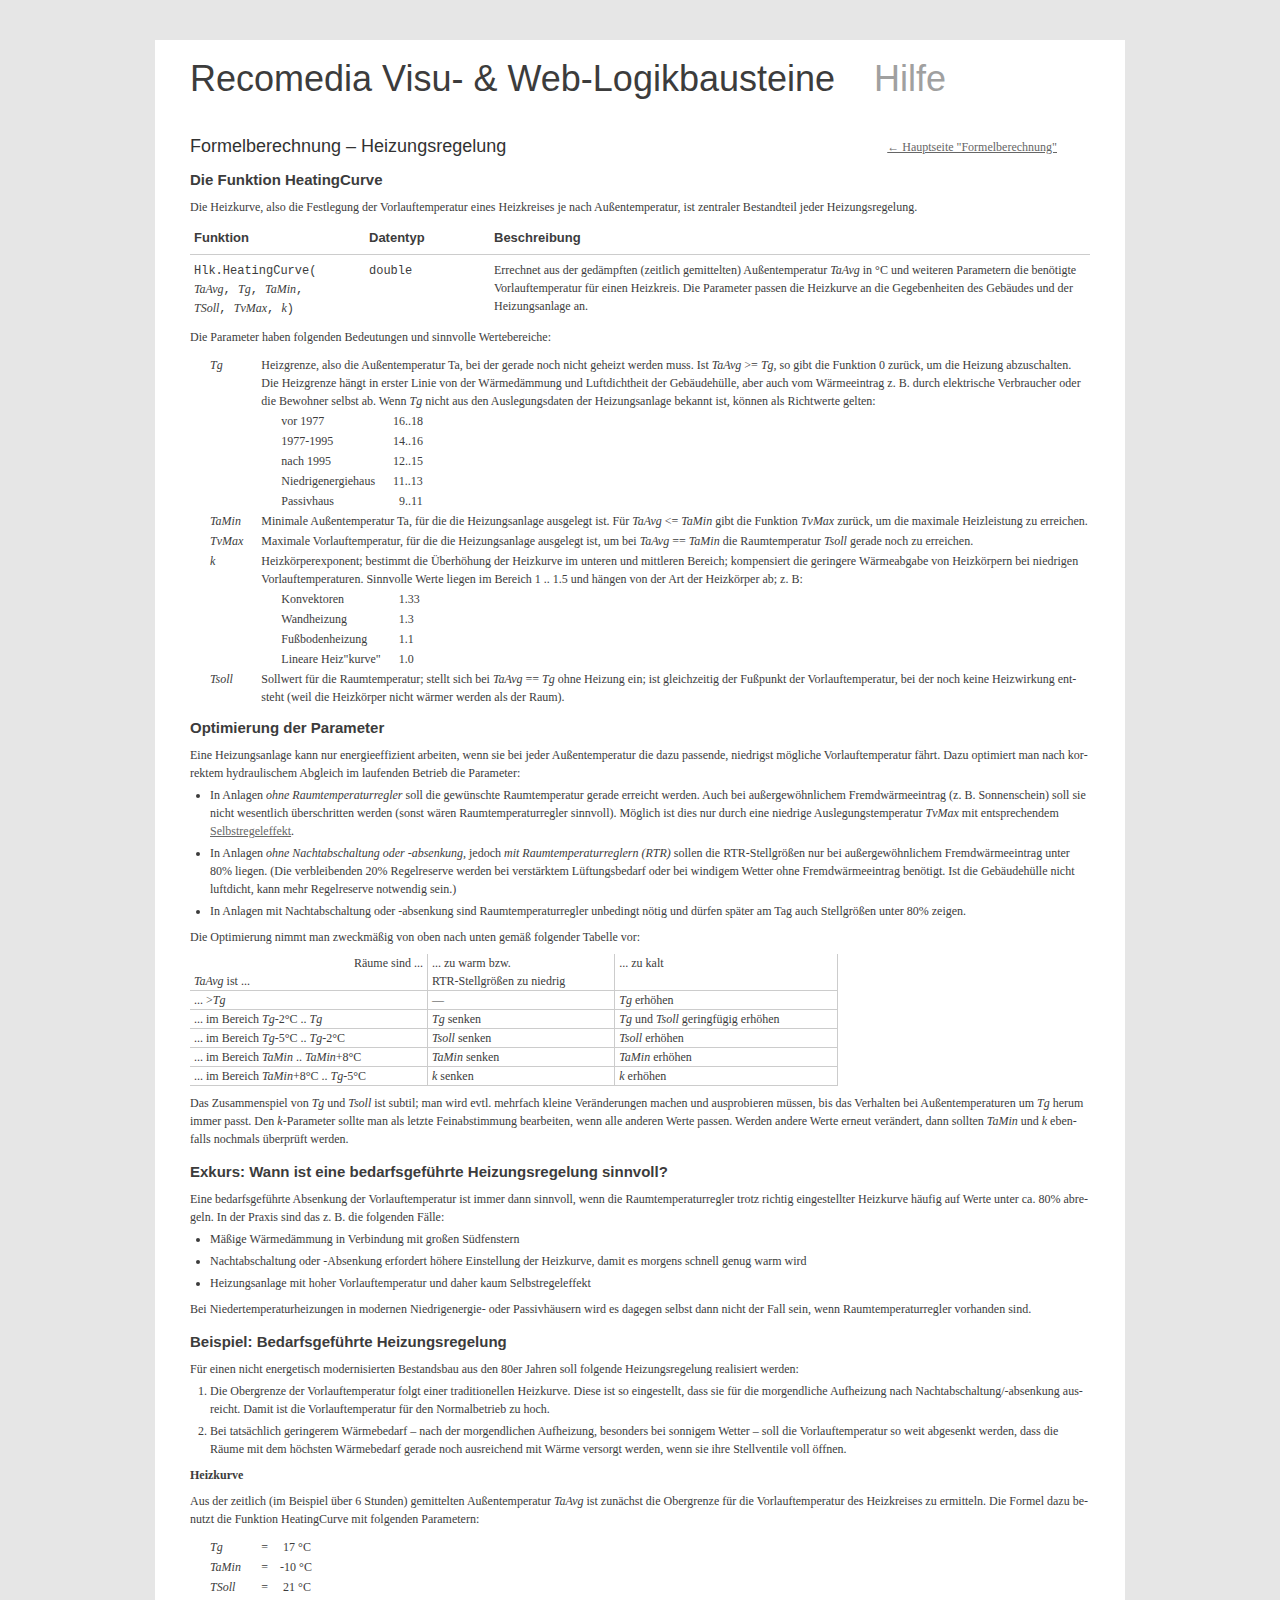
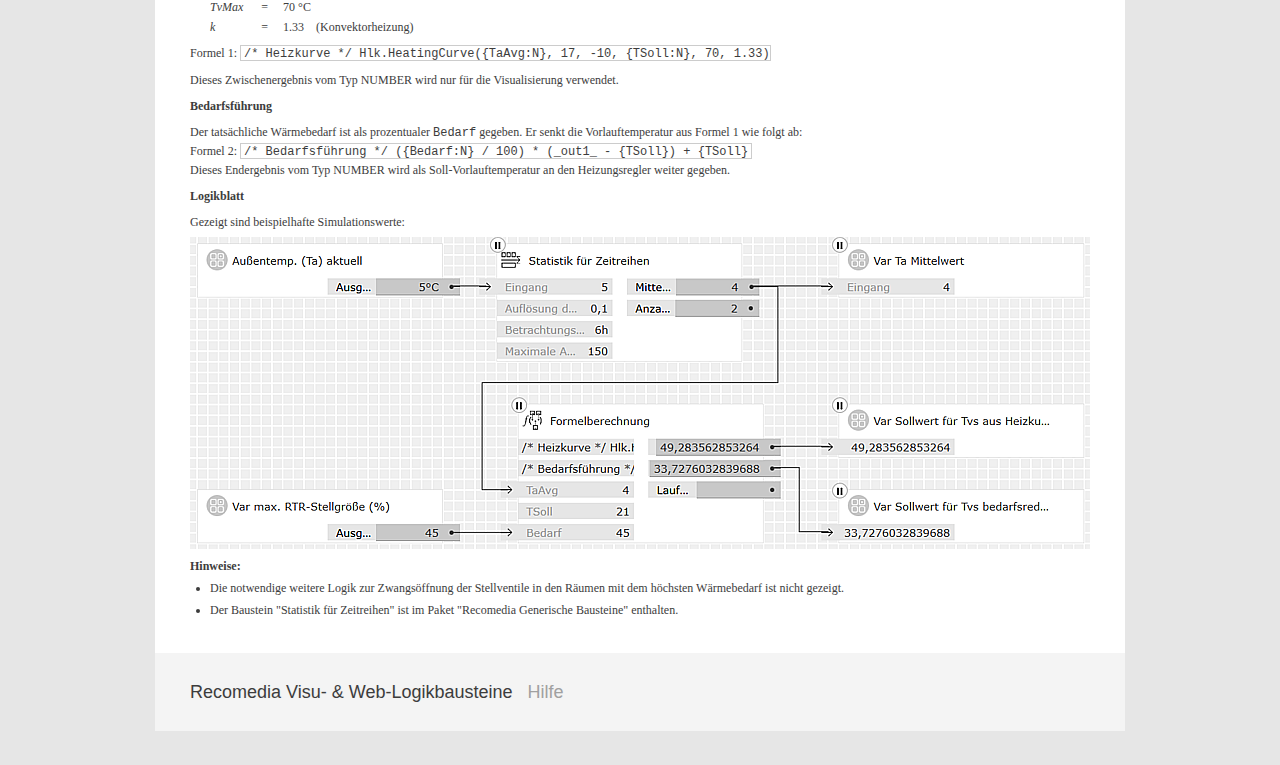
<file: VisuWebNodes/help/HeatingCurve.html>
﻿<!DOCTYPE HTML>
<html lang="de">
<head>
  <meta http-equiv="Content-Type" content="text/html; charset=utf-8" />
  <title>Recomedia Visu- &amp; Web-Logikbausteine - Hilfe - Formelberechnung - Heizungsregelung</title>
  <link rel="StyleSheet" href="default.css" type="text/css" />
</head>

<body>
  <header>
    <span id="headBlack">Recomedia Visu- &amp; Web-Logikbausteine</span>
    <span id="headGray">Hilfe</span>
  </header>
  <section>
    <div class="contentholder">
      <div class="navlinks-top">
        <a href="ExpressionCalculator.html">← Hauptseite "Formelberechnung"</a>
      </div>
      <h2>Formelberechnung &ndash; Heizungsregelung</h2>
      <h3>Die Funktion HeatingCurve</h3>
      <p>
        Die Heizkurve, also die Festlegung der Vorlauftemperatur eines Heizkreises
        je nach Außentemperatur, ist zentraler Bestandteil jeder Heizungsregelung.
      </p>
      <table class="Tabelle_Logicnode">
        <colgroup>
          <col style="width: 175px">
          <col style="width: 125px">
          <col>
        </colgroup>
        <tr>
          <th class="small">Funktion</th>
          <th class="small">Datentyp</th>
          <th class="small">Beschreibung</th>
        </tr>
        <tr>
          <td class="group">
            <p>
              <code>
                Hlk.HeatingCurve(<br />
              </code><i>TaAvg</i><code>, </code><i>Tg</i><code>, </code><i>TaMin</i><code>, 
              <br />
              </code><i>TSoll</i><code>, </code><i>TvMax</i><code>, </code><i>k</i><code>)</code>
            </p>
          </td>
          <td class="group">
            <p><code>double</code></p>
          </td>
          <td class="group">
            <p>
              Errechnet aus der gedämpften (zeitlich gemittelten) Außentemperatur <i>TaAvg</i>
              in °C und weiteren Parametern die benötigte Vorlauftemperatur für einen Heizkreis.
              Die Parameter passen die Heizkurve an die Gegebenheiten des Gebäudes und der
              Heizungsanlage an.
            </p>
          </td>
        </tr>
        </tr>
      </table>
      <p>
        Die Parameter haben folgenden Bedeutungen und sinnvolle Wertebereiche:
      </p>
      <dl>
        <dt><i>Tg</i></dt>
        <dd>
          Heizgrenze, also die Außentemperatur Ta, bei der gerade noch nicht geheizt
          werden muss. Ist <i>TaAvg</i> >= <i>Tg</i>, so gibt die Funktion 0 zurück,
          um die Heizung abzuschalten. Die Heizgrenze hängt in erster Linie von der
          Wärmedämmung und Luftdichtheit der Gebäudehülle, aber auch vom Wärmeeintrag
          z. B. durch elektrische Verbraucher oder die Bewohner selbst ab. Wenn <i>Tg</i>
          nicht aus den Auslegungsdaten der Heizungsanlage bekannt ist, können als
          Richtwerte gelten:
          <dl>
            <dt>vor 1977</dt>
            <dd>16..18</dd>
            <dt>1977-1995</dt>
            <dd>14..16</dd>
            <dt>nach 1995</dt>
            <dd>12..15</dd>
            <dt>Niedrigenergiehaus</dt>
            <dd>11..13</dd>
            <dt>Passivhaus</dt>
            <dd>&nbsp;&nbsp;9..11</dd>
          </dl>
        </dd>
        <dt><i>TaMin</i></dt>
        <dd>
          Minimale Außentemperatur Ta, für die die Heizungsanlage ausgelegt ist. Für
          <i>TaAvg</i> <= <i>TaMin</i> gibt die Funktion <i>TvMax</i> zurück, um die
          maximale Heizleistung zu erreichen.
        </dd>
        <dt><i>TvMax</i></dt>
        <dd>
          Maximale Vorlauftemperatur, für die die Heizungsanlage ausgelegt ist, um
          bei <i>TaAvg</i> == <i>TaMin</i> die Raumtemperatur <i>Tsoll</i> gerade
          noch zu erreichen.
        </dd>
        <dt><i>k</i></dt>
        <dd>
          Heizkörperexponent; bestimmt die Überhöhung der Heizkurve im unteren und
          mittleren Bereich; kompensiert die geringere Wärmeabgabe von Heizkörpern
          bei niedrigen Vorlauftemperaturen. Sinnvolle Werte liegen im Bereich 1 ..
          1.5 und hängen von der Art der Heizkörper ab; z. B:
          <dl>
            <dt>Konvektoren</dt>
            <dd>1.33</dd>
            <dt>Wandheizung</dt>
            <dd>1.3</dd>
            <dt>Fußbodenheizung</dt>
            <dd>1.1</dd>
            <dt>Lineare Heiz"kurve"</dt>
            <dd>1.0</dd>
          </dl>
        </dd>
        <dt><i>Tsoll</i></dt>
        <dd>
          Sollwert für die Raumtemperatur; stellt sich bei <i>TaAvg</i> == <i>Tg</i>
          ohne Heizung ein; ist gleichzeitig der Fußpunkt der Vorlauftemperatur,
          bei der noch keine Heizwirkung entsteht (weil die Heizkörper nicht wärmer
          werden als der Raum).
        </dd>
      </dl>
      <h3>Optimierung der Parameter</h3>
      <p>
        Eine Heizungsanlage kann nur energieeffizient arbeiten, wenn sie bei jeder
        Außentemperatur die dazu passende, niedrigst mögliche Vorlauftemperatur fährt.
        Dazu optimiert man nach korrektem hydraulischem Abgleich im laufenden Betrieb
        die Parameter:
        <ul>
          <li>
            In Anlagen <i>ohne Raumtemperaturregler</i> soll die gewünschte
            Raumtemperatur gerade erreicht werden. Auch bei außergewöhnlichem
            Fremdwärmeeintrag (z. B. Sonnenschein) soll sie nicht wesentlich
            überschritten werden (sonst wären Raumtemperaturregler sinnvoll).
            Möglich ist dies nur durch eine niedrige Auslegungstemperatur
            <i>TvMax</i> mit entsprechendem
            <a href="http://www.heiz-tipp.de/ratgeber-455-selbstregeleffekt.html">Selbstregeleffekt</a>.
          </li>
          <li>
            In Anlagen <i>ohne Nachtabschaltung oder -absenkung</i>, jedoch <i>
              mit
              Raumtemperaturreglern (RTR)
            </i> sollen die RTR-Stellgrößen nur bei
            außergewöhnlichem Fremdwärmeeintrag unter 80% liegen. (Die verbleibenden
            20% Regelreserve werden bei verstärktem Lüftungsbedarf oder bei windigem
            Wetter ohne Fremdwärmeeintrag benötigt. Ist die Gebäudehülle nicht
            luftdicht, kann mehr Regelreserve notwendig sein.)
          </li>
          <li>
            In Anlagen mit Nachtabschaltung oder -absenkung sind Raumtemperaturregler
            unbedingt nötig und dürfen später am Tag auch Stellgrößen unter 80% zeigen.
          </li>
        </ul>
      </p>
      <p>
        Die Optimierung nimmt man zweckmäßig von oben nach unten gemäß folgender
        Tabelle vor:
      </p>
      <table style="width: 72%; padding-left: 1.3em">
        <tr>
          <td style="vertical-align: bottom; border-right: none"><i>TaAvg</i> ist ...</td>
          <td style="text-align: right">Räume sind ...</td>
          <td>... zu warm bzw.<br />RTR-Stellgrößen zu niedrig</td>
          <td>... zu kalt</td>
        </tr>
        <tr>
          <td colspan="2">... &gt;<i>Tg</i></td>
          <td>&mdash;</td>
          <td><i>Tg</i> erhöhen</td>
        </tr>
        <tr>
          <td colspan="2">... im Bereich <i>Tg</i>-2°C .. <i>Tg</i></td>
          <td><i>Tg</i> senken</td>
          <td><i>Tg</i> und <i>Tsoll</i> geringfügig erhöhen</td>
        </tr>
        <tr>
          <td colspan="2">... im Bereich <i>Tg</i>-5°C .. <i>Tg</i>-2°C</td>
          <td><i>Tsoll</i> senken</td>
          <td><i>Tsoll</i> erhöhen</td>
        </tr>
        <tr>
          <td colspan="2">... im Bereich <i>TaMin</i> .. <i>TaMin</i>+8°C</td>
          <td><i>TaMin</i> senken</td>
          <td><i>TaMin</i> erhöhen</td>
        </tr>
        <tr>
          <td colspan="2">... im Bereich <i>TaMin</i>+8°C .. <i>Tg</i>-5°C</td>
          <td><i>k</i> senken</td>
          <td><i>k</i> erhöhen</td>
        </tr>
      </table>
      <p>
        Das Zusammenspiel von <i>Tg</i> und <i>Tsoll</i> ist subtil; man wird
        evtl. mehrfach kleine Veränderungen machen und ausprobieren müssen, bis
        das Verhalten bei Außentemperaturen um <i>Tg</i> herum immer passt. Den
        <i>k</i>-Parameter sollte man als letzte Feinabstimmung bearbeiten, wenn
        alle anderen Werte passen. Werden andere Werte erneut verändert, dann
        sollten <i>TaMin</i> und <i>k</i> ebenfalls nochmals überprüft werden.
      </p>
      <h3>Exkurs: Wann ist eine bedarfsgeführte Heizungsregelung sinnvoll?</h3>
      <p>
        Eine bedarfsgeführte Absenkung der Vorlauftemperatur ist immer dann
        sinnvoll, wenn die Raumtemperaturregler trotz richtig eingestellter
        Heizkurve häufig auf Werte unter ca. 80% abregeln. In der Praxis
        sind das z. B. die folgenden Fälle:
      </p>
      <ul>
        <li>
          Mäßige Wärmedämmung in Verbindung mit großen Südfenstern
        </li>
        <li>
          Nachtabschaltung oder -Absenkung erfordert höhere Einstellung
          der Heizkurve, damit es morgens schnell genug warm wird
        </li>
        <li>
          Heizungsanlage mit hoher Vorlauftemperatur und daher kaum
          Selbstregeleffekt
        </li>
      </ul>
      <p>
        Bei Niedertemperaturheizungen in modernen Niedrigenergie- oder
        Passivhäusern wird es dagegen selbst dann nicht der Fall sein,
        wenn Raumtemperaturregler vorhanden sind.
      </p>
      <h3 id="heizbeispiel">Beispiel: Bedarfsgeführte Heizungsregelung</h3>
      <p>
        Für einen nicht energetisch modernisierten Bestandsbau aus den 80er
        Jahren soll folgende Heizungsregelung realisiert werden:
      </p>
      <ol>
        <li>
          Die Obergrenze der Vorlauftemperatur folgt einer traditionellen Heizkurve.
          Diese ist so eingestellt, dass sie für die morgendliche Aufheizung nach
          Nachtabschaltung/-absenkung ausreicht. Damit ist die Vorlauftemperatur für
          den Normalbetrieb zu hoch.
        </li>
        <li>
          Bei tatsächlich geringerem Wärmebedarf &ndash; nach der morgendlichen
          Aufheizung, besonders bei sonnigem Wetter &ndash; soll die Vorlauftemperatur
          so weit abgesenkt werden, dass die Räume mit dem höchsten Wärmebedarf gerade
          noch ausreichend mit Wärme versorgt werden, wenn sie ihre Stellventile voll
          öffnen.
        </li>
      </ol>
      <p><b>Heizkurve</b></p>
      <p>
        Aus der zeitlich (im Beispiel über 6 Stunden) gemittelten Außentemperatur
        <i>TaAvg</i> ist zunächst die Obergrenze für die Vorlauftemperatur des
        Heizkreises zu <span class="manhyphens">ermitteln</span>. Die Formel dazu
        benutzt die Funktion HeatingCurve mit folgenden Parametern:
        <dl>
          <dt><i>Tg</i></dt>
          <dd>=&nbsp;&nbsp;&nbsp;&nbsp;&nbsp;17&nbsp;°C</dd>
          <dt><i>TaMin</i></dt>
          <dd>=&nbsp;&nbsp;&nbsp;&nbsp;-10&nbsp;°C</dd>
          <dt><i>TSoll</i></dt>
          <dd>=&nbsp;&nbsp;&nbsp;&nbsp;&nbsp;21&nbsp;°C</dd>
          <dt><i>TvMax</i></dt>
          <dd>=&nbsp;&nbsp;&nbsp;&nbsp;&nbsp;70&nbsp;°C</dd>
          <dt><i>k</i></dt>
          <dd>=&nbsp;&nbsp;&nbsp;&nbsp;&nbsp;1.33&nbsp;&nbsp;&nbsp;&nbsp;(Konvektorheizung)</dd>
        </dl>
      </p>
      <p>
        Formel 1: <span class="box-noscroll"> <code>/* Heizkurve */ Hlk.HeatingCurve({TaAvg:N}, 17, -10, {TSoll:N}, 70, 1.33)</code></span>
      </p>
      <p>
        Dieses Zwischenergebnis vom Typ NUMBER wird nur für die Visualisierung verwendet.
      </p>
      <p><b>Bedarfsführung</b></p>
      <p>
        Der tatsächliche Wärmebedarf ist als prozentualer <code>Bedarf</code> gegeben. Er senkt
        die Vorlauftemperatur aus Formel 1 wie folgt ab:<br />
        Formel 2: <span class="box-noscroll"> <code>/* Bedarfsführung */ ({Bedarf:N} / 100) * (_out1_ - {TSoll}) + {TSoll}</code> </span><br />
        Dieses Endergebnis vom Typ NUMBER wird als Soll-Vorlauftemperatur an den
        Heizungsregler weiter gegeben.
      </p>
      <p><b>Logikblatt</b></p>
      <p>
        Gezeigt sind beispielhafte Simulationswerte:
        <img src="ExpressionCalculatorExample1.png" alt="" class="example" />
      </p>
      <p><b>Hinweise:</b></p>
      <ul>
        <li>
          Die notwendige weitere Logik zur Zwangsöffnung der Stellventile in den Räumen mit
          dem höchsten Wärmebedarf ist nicht gezeigt.
        </li>
        <li>
          Der Baustein "Statistik für Zeitreihen" ist im Paket
          "Recomedia Generische Bausteine" enthalten.
        </li>
      </ul>
    </div>
  </section>
  <footer>
    <div id="footerHead">
      Recomedia Visu- &amp; Web-Logikbausteine &nbsp; <span style="color: #a0a0a0;">Hilfe</span>
    </div>
  </footer>
</body>
</html>
</file>
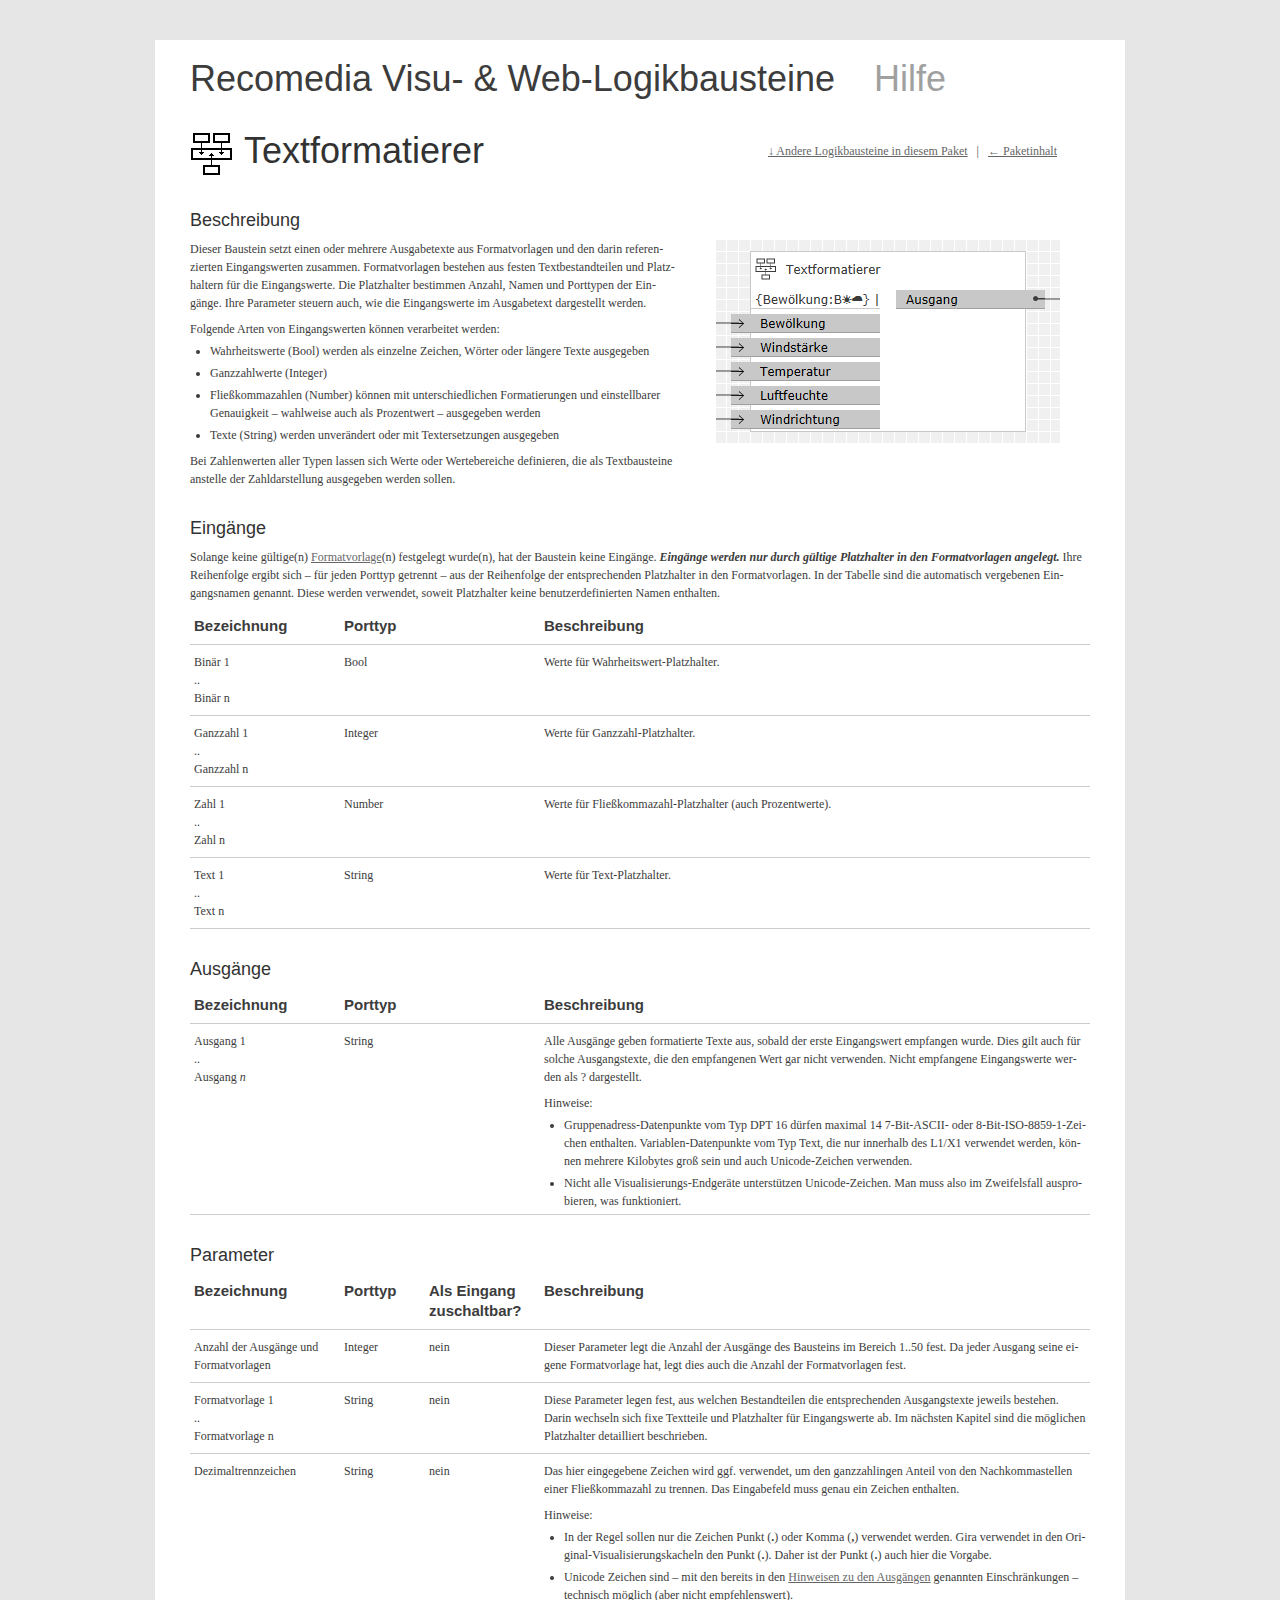
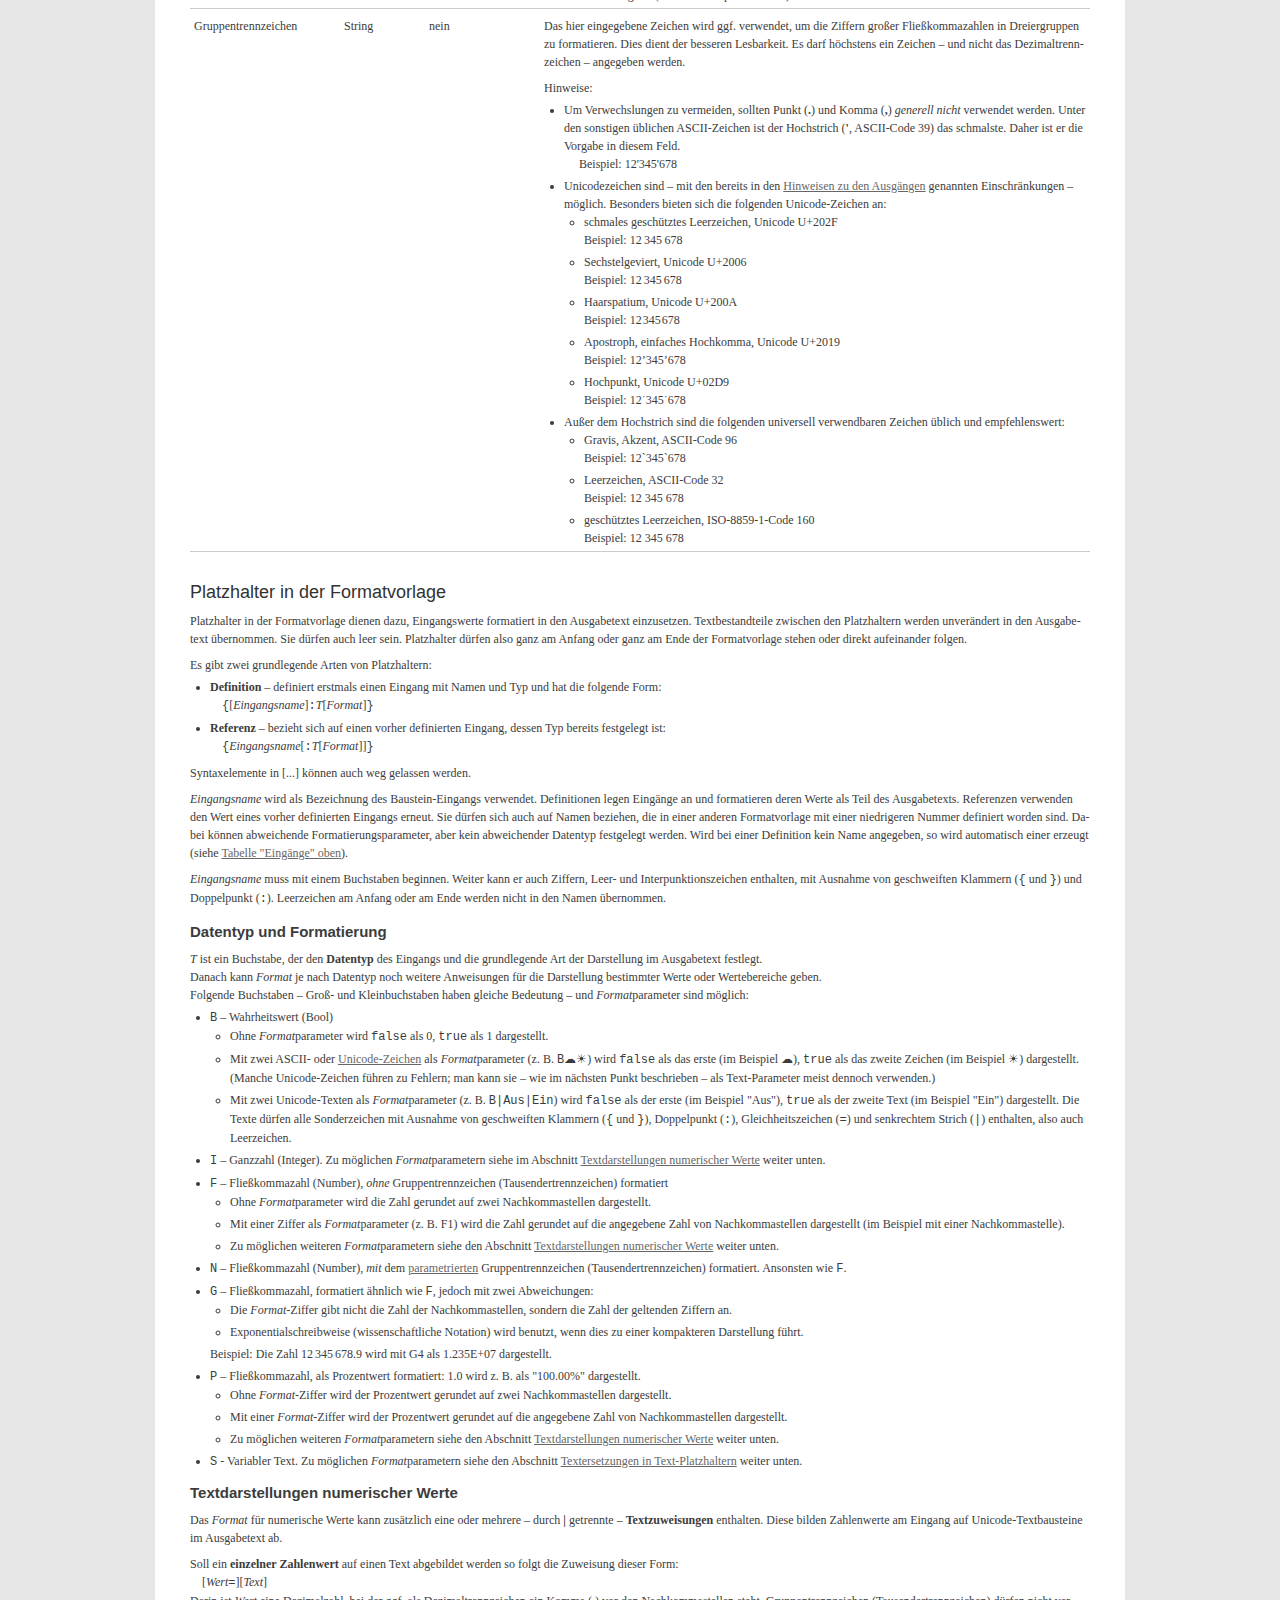
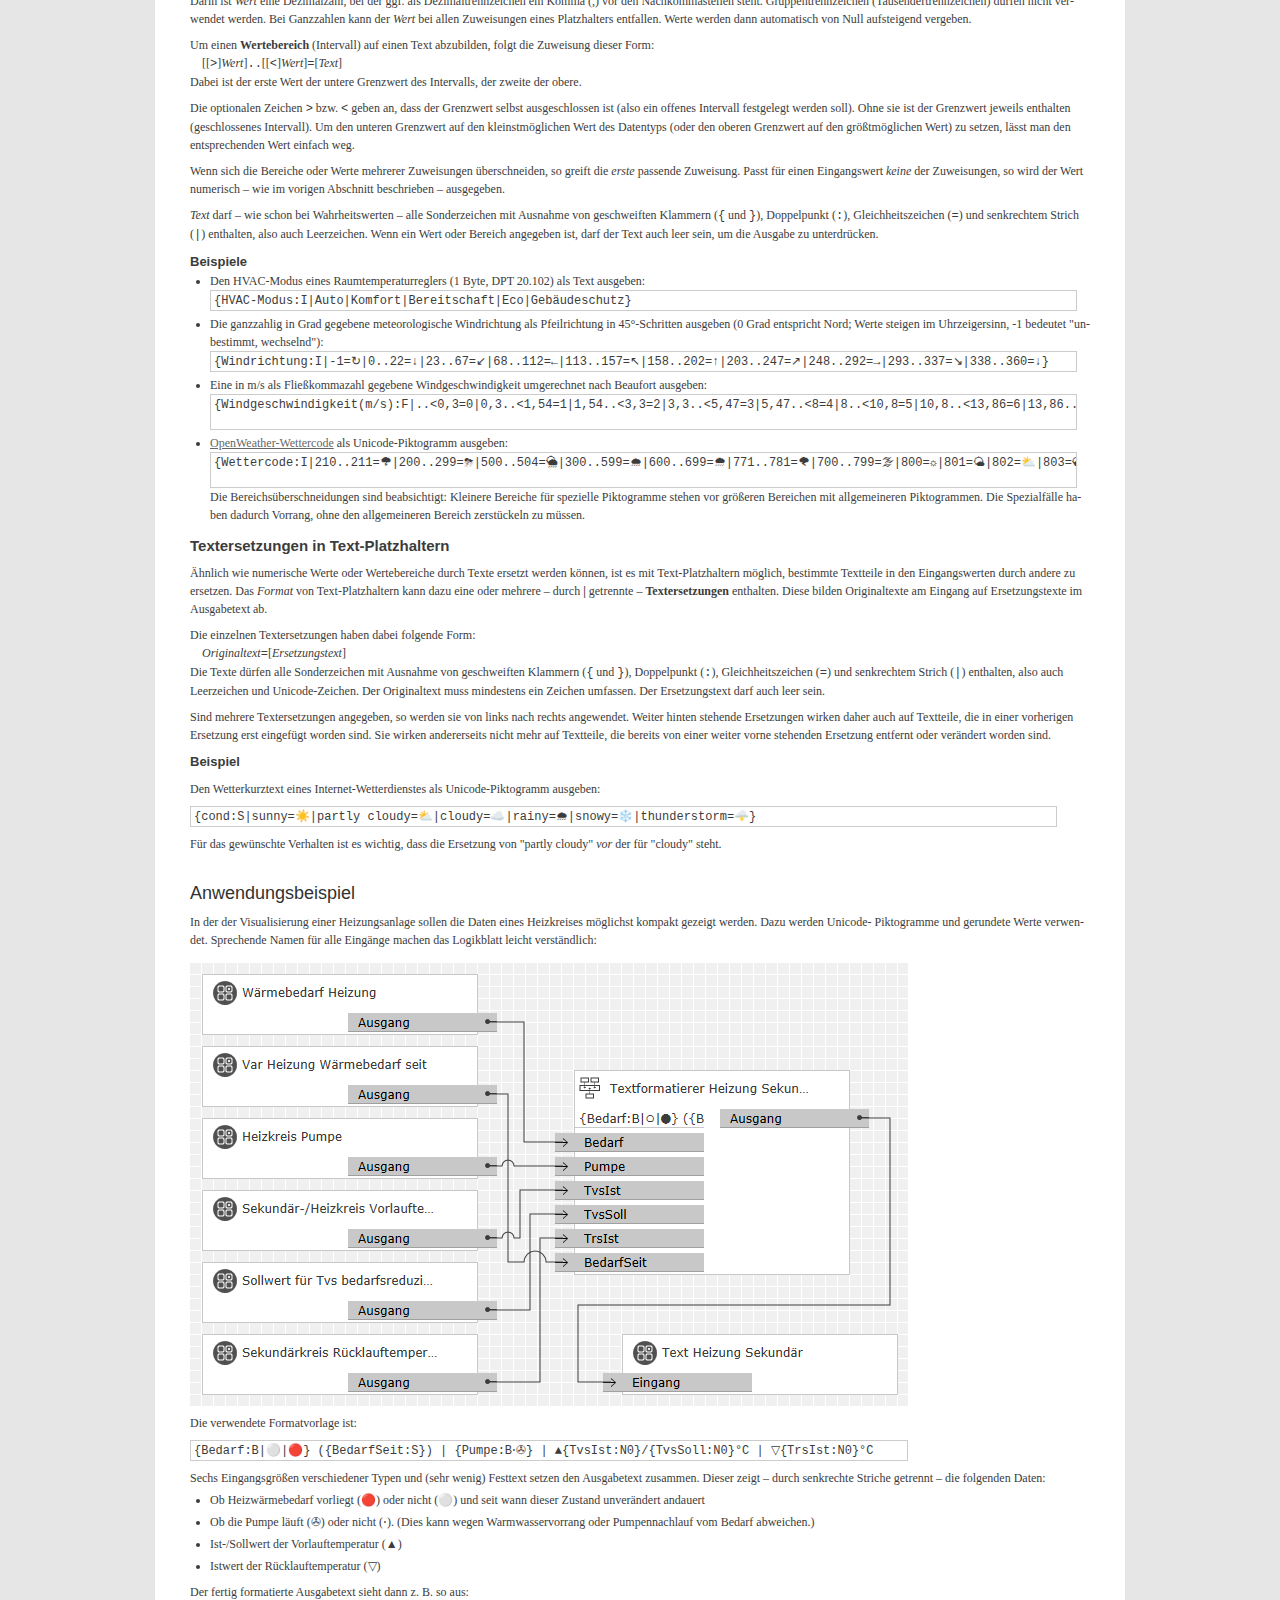
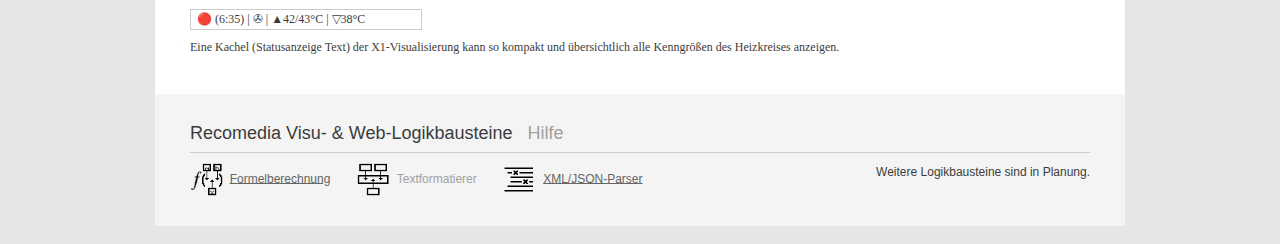
<file: VisuWebNodes/help/StringFormatter.html>
﻿<!DOCTYPE HTML>
<html lang="de">
<head>
  <meta http-equiv="Content-Type" content="text/html; charset=utf-8" />
  <title>Recomedia Visu- &amp; Web-Logikbausteine - Hilfe - Textformatierer</title>
  <link rel="StyleSheet" href="default.css" type="text/css" />
</head>

<body>
  <header>
    <span id="headBlack">Recomedia Visu- &amp; Web-Logikbausteine</span>
    <span id="headGray">Hilfe</span>
  </header>
  <section>
    <div class="contentholder">
      <div class="navlinks-top">
        <a href="#footerHead">↓ Andere Logikbausteine in diesem Paket</a>
        &nbsp; | &nbsp; <a href="Index.html">← Paketinhalt</a>
      </div>
      <h1><img src="../icons/StringFormatterNode.png" alt="" />&nbsp;Textformatierer</h1>
      <h2>Beschreibung</h2>
      <img src="StringFormatter.png" alt="" class="description" />
      <p>
        Dieser Baustein setzt einen oder mehrere Ausgabetexte aus Formatvorlagen
        und den darin referenzierten Eingangswerten zusammen. Formatvorlagen
        bestehen aus festen Textbestandteilen und Platzhaltern für die
        Eingangswerte. Die Platzhalter bestimmen Anzahl, Namen und Porttypen
        der Eingänge. Ihre Parameter steuern auch, wie die Eingangswerte im
        Ausgabetext dargestellt werden.
      </p>
      <p>
        Folgende Arten von Eingangswerten können verarbeitet werden:
      </p>
      <ul>
        <li>
          Wahrheitswerte (Bool) werden als einzelne Zeichen, Wörter oder längere
          Texte ausgegeben
        </li>
        <li>
          Ganzzahlwerte (Integer)
        </li>
        <li>
          Fließkommazahlen (Number) können mit unterschiedlichen Formatierungen
          und einstellbarer Genauigkeit &ndash; wahlweise auch als Prozentwert
          &ndash; ausgegeben werden
        </li>
        <li>Texte (String) werden unverändert oder mit Textersetzungen ausgegeben</li>
      </ul>
      <p>
        Bei Zahlenwerten aller Typen lassen sich Werte oder Wertebereiche definieren,
        die als Textbausteine anstelle der Zahldarstellung ausgegeben werden
        sollen.
      </p>
      <h2 id="eingaenge">Eingänge</h2>
      <p>
        Solange keine gültige(n) <a href="#parameter">Formatvorlage</a>(n) festgelegt
        wurde(n), hat der Baustein keine Eingänge.
        <b><i>Eingänge werden nur durch gültige Platzhalter in den Formatvorlagen angelegt.</i></b>
        Ihre Reihenfolge ergibt sich &ndash; für jeden Porttyp getrennt &ndash; aus
        der Reihenfolge der entsprechenden Platzhalter in den Formatvorlagen. In der
        Tabelle sind die automatisch vergebenen Eingangsnamen genannt. Diese werden
        verwendet, soweit Platzhalter keine benutzerdefinierten Namen enthalten.
      </p>
      <table class="Tabelle_Logicnode">
        <colgroup>
          <col style="width: 150px">
          <col style="width: 200px">
          <col>
        </colgroup>
        <tr>
          <th>Bezeichnung</th>
          <th>Porttyp</th>
          <th>Beschreibung</th>
        </tr>
        <tr>
          <td>
            <p>Binär 1<br />..<br />Binär n</p>
          </td>
          <td>
            <p>Bool</p>
          </td>
          <td>
            <p>
              Werte für Wahrheitswert-Platzhalter.
            </p>
          </td>
        </tr>
        <tr>
          <td>
            <p>Ganzzahl 1<br />..<br />Ganzzahl n</p>
          </td>
          <td>
            <p>Integer</p>
          </td>
          <td>
            <p>
              Werte für Ganzzahl-Platzhalter.
            </p>
          </td>
        </tr>
        <tr>
          <td>
            <p>Zahl 1<br />..<br />Zahl n</p>
          </td>
          <td>
            <p>Number</p>
          </td>
          <td>
            <p>
              Werte für Fließkommazahl-Platzhalter (auch Prozentwerte).
            </p>
          </td>
        </tr>
        <tr>
          <td>
            <p>Text 1<br />..<br />Text n</p>
          </td>
          <td>
            <p>String</p>
          </td>
          <td>
            <p>
              Werte für Text-Platzhalter.
            </p>
          </td>
        </tr>
      </table>
      <h2 id="ausgaenge">Ausgänge</h2>
      <table class="Tabelle_Logicnode">
        <colgroup>
          <col style="width: 150px">
          <col style="width: 200px">
          <col>
        </colgroup>
        <tr>
          <th>Bezeichnung</th>
          <th>Porttyp</th>
          <th>Beschreibung</th>
        </tr>
        <tr>
          <td>
            <p>Ausgang 1<br />..<br />Ausgang <i>n</i></p>
          </td>
          <td>
            <p>String</p>
          </td>
          <td>
            <p>
              Alle Ausgänge geben formatierte Texte aus, sobald der erste
              Eingangswert empfangen wurde. Dies gilt auch für solche
              Ausgangstexte, die den empfangenen Wert gar nicht verwenden.
              Nicht empfangene Eingangswerte werden als ? dargestellt.
            </p>
            <p>
              Hinweise:
            </p>
            <ul>
              <li>
                Gruppenadress-Datenpunkte vom Typ DPT 16 dürfen maximal 14
                7-Bit-ASCII- oder 8-Bit-ISO-8859-1-Zeichen enthalten.
                Variablen-Datenpunkte vom Typ Text, die nur innerhalb des
                L1/X1 verwendet werden, können mehrere Kilobytes groß sein
                und auch Unicode-Zeichen verwenden.
              </li>
              <li>
                Nicht alle Visualisierungs-Endgeräte unterstützen
                Unicode-Zeichen. Man muss also im Zweifelsfall
                ausprobieren, was funktioniert.
              </li>
            </ul>
          </td>
        </tr>
      </table>
      <h2 id="parameter">Parameter</h2>
      <table class="Tabelle_Logicnode">
        <colgroup>
          <col style="width: 150px">
          <col style="width:  85px">
          <col style="width: 115px">
          <col>
        </colgroup>
        <tr>
          <th>Bezeichnung</th>
          <th>Porttyp</th>
          <th>Als Eingang zuschaltbar?</th>
          <th>Beschreibung</th>
        </tr>
        <tr>
          <td>
            <p>Anzahl der Ausgänge und Formatvorlagen</p>
          </td>
          <td>
            <p>Integer</p>
          </td>
          <td>
            <p>nein</p>
          </td>
          <td>
            <p>
              Dieser Parameter legt die Anzahl der Ausgänge des Bausteins im
              Bereich 1..50 fest. Da jeder Ausgang seine eigene Formatvorlage
              hat, legt dies auch die Anzahl der Formatvorlagen fest.
            </p>
          </td>
        </tr>
        <tr>
          <td>
            <p>Formatvorlage 1<br />..<br />Formatvorlage n</p>
          </td>
          <td>
            <p>String</p>
          </td>
          <td>
            <p>nein</p>
          </td>
          <td>
            <p>
              Diese Parameter legen fest, aus welchen Bestandteilen die
              entsprechenden Ausgangstexte jeweils bestehen. Darin wechseln
              sich fixe Textteile und Platzhalter für Eingangswerte ab. Im
              nächsten Kapitel sind die möglichen Platzhalter detailliert
              beschrieben.
            </p>
          </td>
        </tr>
        <tr>
          <td>
            <p>Dezimaltrennzeichen</p>
          </td>
          <td>
            <p>String</p>
          </td>
          <td>
            <p>nein</p>
          </td>
          <td>
            <p>
              Das hier eingegebene Zeichen wird ggf. verwendet, um den
              ganzzahlingen Anteil von den Nachkommastellen einer
              Fließkommazahl zu trennen. Das Eingabefeld muss genau ein
              Zeichen enthalten.
            </p>
            <p>
              Hinweise:
            </p>
            <ul>
              <li>
                In der Regel sollen nur die Zeichen Punkt (<b>.</b>) oder
                Komma (<b>,</b>) verwendet werden. Gira verwendet in den
                Original-Visualisierungskacheln den Punkt (<b>.</b>).
                Daher ist der Punkt (<b>.</b>) auch hier die Vorgabe.
              </li>
              <li>
                Unicode Zeichen sind &ndash; mit den bereits in den
                <a href="#ausgaenge">Hinweisen zu den Ausgängen</a>
                genannten Einschränkungen &ndash; technisch möglich
                (aber nicht empfehlenswert).
              </li>
            </ul>
          </td>
        </tr>
        <tr>
          <td>
            <p>Gruppentrennzeichen</p>
          </td>
          <td>
            <p>String</p>
          </td>
          <td>
            <p>nein</p>
          </td>
          <td>
            <p>
              Das hier eingegebene Zeichen wird ggf. verwendet, um
              die Ziffern großer Fließkommazahlen in Dreiergruppen
              zu formatieren. Dies dient der besseren Lesbarkeit.
              Es darf höchstens ein Zeichen &ndash; und nicht das
              Dezimaltrennzeichen &ndash; angegeben werden.
            </p>
            <p>
              Hinweise:
            </p>
            <ul>
              <li>
                Um Verwechslungen zu vermeiden, sollten Punkt (<b>.</b>)
                und Komma (<b>,</b>) <em>generell nicht</em> verwendet
                werden. Unter den sonstigen üblichen ASCII-Zeichen ist
                der Hochstrich (<b>'</b>, ASCII-Code 39) das schmalste.
                Daher ist er die Vorgabe in diesem Feld.<br />
                &nbsp;&nbsp;&nbsp;&nbsp;&nbsp;Beispiel: 12'345'678
              </li>
              <li>
                Unicodezeichen sind &ndash; mit den bereits in den
                <a href="#ausgaenge">Hinweisen zu den Ausgängen</a>
                genannten Einschränkungen &ndash; möglich. Besonders
                bieten sich die folgenden Unicode-Zeichen an:
                <ul>
                  <li>
                    schmales geschütztes Leerzeichen, Unicode U+202F<br />
                    Beispiel: 12 345 678
                  </li>
                  <li>
                    Sechstelgeviert, Unicode U+2006<br />
                    Beispiel: 12 345 678
                  </li>
                  <li>
                    Haarspatium, Unicode U+200A<br />
                    Beispiel: 12 345 678
                  </li>
                  <li>
                    Apostroph, einfaches Hochkomma, Unicode U+2019<br />
                    Beispiel: 12’345’678
                  </li>
                  <li>
                    Hochpunkt, Unicode U+02D9<br />
                    Beispiel: 12˙345˙678
                  </li>
                </ul>
              </li>
              <li>
                Außer dem Hochstrich sind die folgenden universell verwendbaren
                Zeichen üblich und empfehlenswert:
                <ul>
                  <li>
                    Gravis, Akzent, ASCII-Code 96<br />
                    Beispiel: 12`345`678
                  </li>
                  <li>
                    Leerzeichen, ASCII-Code 32<br />
                    Beispiel: 12 345 678
                  </li>
                  <li>
                    geschütztes Leerzeichen, ISO-8859-1-Code 160<br />
                    Beispiel: 12 345 678
                  </li>
                </ul>
              </li>
            </ul>
          </td>
        </tr>
      </table>
      <h2 id="platzhalter">Platzhalter in der Formatvorlage</h2>
      <p>
        Platzhalter in der Formatvorlage dienen dazu, Eingangswerte
        formatiert in den Ausgabetext einzusetzen.
        Textbestandteile zwischen den Platzhaltern werden unverändert in
        den Ausgabetext übernommen. Sie dürfen auch leer sein. Platzhalter
        dürfen also ganz am Anfang oder ganz am Ende der Formatvorlage
        stehen oder direkt aufeinander folgen.
      </p>
      <p>
        Es gibt zwei grundlegende Arten von Platzhaltern:
      </p>
      <ul>
        <li>
          <b>Definition</b> &ndash; definiert erstmals einen Eingang
          mit Namen und Typ und hat die folgende Form:<br />
          &nbsp;&nbsp;&nbsp;&nbsp;<code>{</code>[<i>Eingangsname</i>]<code>:</code><i>T</i>[<i>Format</i>]<code>}</code>
        </li>
        <li>
          <b>Referenz</b> &ndash; bezieht sich auf einen vorher definierten
          Eingang, dessen Typ bereits festgelegt ist:<br />
          &nbsp;&nbsp;&nbsp;&nbsp;<code>{</code><i>Eingangsname</i>[<code>:</code><i>T</i>[<i>Format</i>]]<code>}</code>
        </li>
      </ul>
      <p>
        Syntaxelemente in  [...] können auch weg gelassen werden.
      </p>
      <p>
        <i>Eingangsname</i> wird als Bezeichnung des Baustein-Eingangs
        verwendet. Definitionen legen Eingänge an und formatieren deren
        Werte als Teil des Ausgabetexts. Referenzen verwenden den Wert
        eines vorher definierten Eingangs erneut. Sie dürfen sich auch
        auf Namen beziehen, die in einer anderen Formatvorlage mit einer
        niedrigeren Nummer definiert worden sind. Dabei können abweichende
        Formatierungsparameter, aber kein abweichender Datentyp
        festgelegt werden. Wird bei einer Definition kein Name
        angegeben, so wird automatisch einer erzeugt (siehe
        <a href="#eingaenge">Tabelle "Eingänge" oben</a>).
      </p>
      <p>
        <i>Eingangsname</i> muss mit einem Buchstaben beginnen. Weiter kann
        er auch Ziffern, Leer- und Interpunktionszeichen enthalten, mit
        Ausnahme von geschweiften Klammern (<code>{</code> und <code>}</code>) und
        Doppelpunkt (<code>:</code>). Leerzeichen am Anfang oder am Ende
        werden nicht in den Namen übernommen.
      </p>
      <h3>Datentyp und Formatierung</h3>
      <p>
        <i>T</i> ist ein Buchstabe, der den <b>Datentyp</b> des Eingangs und
        die grundlegende Art der Darstellung im Ausgabetext festlegt.<br />
        Danach kann <i>Format</i> je nach Datentyp noch weitere Anweisungen
        für die Darstellung bestimmter Werte oder Wertebereiche geben.<br />
        Folgende Buchstaben &ndash; Groß- und Kleinbuchstaben haben gleiche
        Bedeutung &ndash; und <i>Format</i>parameter sind möglich:
      </p>
      <ul>
        <li>
          <code>B</code> &ndash; Wahrheitswert (Bool)
          <ul>
            <li>
              Ohne <i>Format</i>parameter wird <code>false</code>
              als 0, <code>true</code> als 1 dargestellt.
            </li>
            <li>
              Mit zwei ASCII- oder
              <a href="https://unicode-suche.de/">Unicode-Zeichen</a>
              als <i>Format</i>parameter (z. B. <code>B</code>&#9729;&#9728;)
              wird <code>false</code> als das erste (im Beispiel &#9729;),
              <code>true</code> als das zweite Zeichen (im Beispiel &#9728;)
              dargestellt. (Manche Unicode-Zeichen führen zu Fehlern; man
              kann sie &ndash; wie im nächsten Punkt beschrieben &ndash;
              als Text-Parameter meist dennoch verwenden.)
            </li>
            <li>
              Mit zwei Unicode-Texten als <i>Format</i>parameter (z. B.
              <code>B|Aus|Ein</code>) wird <code>false</code> als der erste
              (im Beispiel "Aus"), <code>true</code> als der zweite Text
              (im Beispiel "Ein") dargestellt. Die Texte dürfen alle
              Sonderzeichen mit Ausnahme von geschweiften Klammern
              (<code>{</code> und <code>}</code>), Doppelpunkt (<code>:</code>),
              Gleichheitszeichen (<code>=</code>) und senkrechtem Strich
              (<code>|</code>) enthalten, also auch Leerzeichen.
            </li>
          </ul>
        </li>
        <li>
          <code>I</code> &ndash; Ganzzahl (Integer). Zu möglichen
          <i>Format</i>parametern siehe im Abschnitt
          <a href="#textzuweisungen">Textdarstellungen numerischer Werte</a>
          weiter unten.
        </li>
        <li>
          <code>F</code> &ndash; Fließkommazahl (Number), <em>ohne</em>
          Gruppentrennzeichen (Tausendertrennzeichen) formatiert
          <ul>
            <li>
              Ohne <i>Format</i>parameter wird die Zahl gerundet
              auf zwei Nachkommastellen dargestellt.
            </li>
            <li>
              Mit einer Ziffer als <i>Format</i>parameter (z. B.
              F1) wird die Zahl gerundet auf die angegebene Zahl
              von Nachkommastellen dargestellt (im Beispiel mit
              einer Nachkommastelle).
            </li>
            <li>
              Zu möglichen weiteren <i>Format</i>parametern siehe den Abschnitt
              <a href="#textzuweisungen">Textdarstellungen numerischer Werte</a>
              weiter unten.
            </li>
          </ul>
        </li>
        <li>
          <code>N</code> &ndash; Fließkommazahl (Number), <em>mit</em> dem
          <a href="#parameter">parametrierten</a> Gruppentrennzeichen
          (Tausendertrennzeichen) formatiert. Ansonsten wie <code>F</code>.
        </li>
        <li>
          <code>G</code> &ndash; Fließkommazahl, formatiert ähnlich wie
          <code>F</code>, jedoch mit zwei Abweichungen:
          <ul>
            <li>
              Die <i>Format</i>-Ziffer gibt nicht die Zahl der
              Nachkommastellen, sondern die Zahl der geltenden
              Ziffern an.
            </li>
            <li>
              Exponentialschreibweise (wissenschaftliche Notation)
              wird benutzt, wenn dies zu einer kompakteren
              Darstellung führt.
            </li>
          </ul>
          Beispiel: Die Zahl 12 345 678.9 wird mit G4 als 1.235E+07
          dargestellt.
        </li>
        <li>
          <code>P</code> &ndash; Fließkommazahl, als Prozentwert formatiert:
          1.0 wird z. B. als "100.00%" dargestellt.
          <ul>
            <li>
              Ohne <i>Format</i>-Ziffer wird der Prozentwert gerundet
              auf zwei Nachkommastellen dargestellt.
            </li>
            <li>
              Mit einer <i>Format</i>-Ziffer wird der Prozentwert gerundet
              auf die angegebene Zahl von Nachkommastellen dargestellt.
            </li>
            <li>
              Zu möglichen weiteren <i>Format</i>parametern siehe den Abschnitt
              <a href="#textzuweisungen">Textdarstellungen numerischer Werte</a>
              weiter unten.
            </li>
          </ul>
        </li>
        <li>
          <code>S</code> - Variabler Text. Zu möglichen <i>Format</i>parametern
          siehe den Abschnitt
          <a href="#textersetzungen">Textersetzungen in Text-Platzhaltern</a>
          weiter unten.
        </li>
      </ul>
      <h3 id="textzuweisungen">Textdarstellungen numerischer Werte</h3>
      <p>
        Das <i>Format</i> für numerische Werte kann zusätzlich
        eine oder mehrere &ndash; durch <b>|</b> getrennte &ndash;
        <b>Textzuweisungen</b> enthalten. Diese bilden Zahlenwerte
        am Eingang auf Unicode-Textbausteine im Ausgabetext ab.
      </p>
      <p>
        Soll ein <b>einzelner Zahlenwert</b> auf einen Text
        abgebildet werden so folgt die Zuweisung dieser Form:<br />
        &nbsp;&nbsp;&nbsp;&nbsp;[<i>Wert</i><code>=</code>][<i>Text</i>]<br />
        Darin ist <i>Wert</i> eine Dezimalzahl, bei der ggf. als
        Dezimaltrennzeichen ein Komma (,) vor den Nachkommastellen
        steht. Gruppentrennzeichen (Tausendertrennzeichen) dürfen
        nicht verwendet werden. Bei Ganzzahlen kann der <i>Wert</i>
        bei allen Zuweisungen eines Platzhalters entfallen. Werte
        werden dann automatisch von Null aufsteigend vergeben.
      </p>
      <p>
        Um einen <b>Wertebereich</b> (Intervall) auf einen Text
        abzubilden, folgt die Zuweisung dieser Form:<br />
        &nbsp;&nbsp;&nbsp;&nbsp;[[<code>&gt;</code>]<i>Wert</i>]<code>..</code>[[<code>&lt;</code>]<i>Wert</i>]<code>=</code>[<i>Text</i>]<br />
        Dabei ist der erste Wert der untere Grenzwert des Intervalls,
        der zweite der obere.
      </p>
      <p>
        Die optionalen Zeichen <code>&gt;</code> bzw. <code>&lt;</code>
        geben an, dass der Grenzwert selbst ausgeschlossen ist (also
        ein offenes Intervall festgelegt werden soll). Ohne sie ist
        der Grenzwert jeweils enthalten (geschlossenes Intervall).
        Um den unteren Grenzwert auf den kleinstmöglichen Wert des
        Datentyps (oder den oberen Grenzwert auf den größtmöglichen
        Wert) zu setzen, lässt man den entsprechenden Wert einfach
        weg.
      </p>
      <p>
        Wenn sich die Bereiche oder Werte mehrerer Zuweisungen
        überschneiden, so greift die <em>erste</em> passende Zuweisung.
        Passt für einen Eingangswert <em>keine</em> der Zuweisungen, so
        wird der Wert numerisch &ndash; wie im vorigen Abschnitt
        beschrieben &ndash; ausgegeben.
      </p>
      <p>
        <i>Text</i> darf &ndash; wie schon bei Wahrheitswerten &ndash;
        alle Sonderzeichen mit Ausnahme von geschweiften Klammern
        (<code>{</code> und <code>}</code>), Doppelpunkt (<code>:</code>),
        Gleichheitszeichen (<code>=</code>) und senkrechtem Strich
        (<code>|</code>) enthalten, also auch Leerzeichen. Wenn ein Wert
        oder Bereich angegeben ist, darf der Text auch leer sein, um
        die Ausgabe zu unterdrücken.
      </p>
      <h4>Beispiele</h4>
      <ul>
        <li>
          Den HVAC-Modus eines Raumtemperaturreglers (1 Byte, DPT
          20.102) als Text ausgeben:<br />
          <div class="box-noscroll"> <code>{HVAC-Modus:I|Auto|Komfort|Bereitschaft|Eco|Gebäudeschutz} </code></div>
        </li>
        <li>
          Die ganzzahlig in Grad gegebene meteorologische Windrichtung als
          Pfeilrichtung in 45°-Schritten ausgeben (0 Grad entspricht Nord;
          Werte steigen im Uhrzeigersinn, -1 bedeutet "unbestimmt, wechselnd"):<br />
          <div class="box-noscroll"> <code>{Windrichtung:I|-1=↻|0..22=↓|23..67=↙|68..112=←|113..157=↖|158..202=↑|203..247=↗|248..292=→|293..337=↘|338..360=↓} </code></div>
        </li>
        <li>
          Eine in m/s als Fließkommazahl gegebene Windgeschwindigkeit
          umgerechnet nach Beaufort ausgeben:<br />
          <div class="box-scroll-x"> <code>{Windgeschwindigkeit(m/s):F|..&lt;0,3=0|0,3..&lt;1,54=1|1,54..&lt;3,3=2|3,3..&lt;5,47=3|5,47..&lt;8=4|8..&lt;10,8=5|10,8..&lt;13,86=6|13,86..&lt;17,17=7|17,17..&lt;20,72=8|20,72..&lt;24,48=9|24,48..&lt;28,44=10|28,44..&lt;32,6=11|32,6..=12} </code></div>
        </li>
        <li>
          <a href="https://openweathermap.org/weather-conditions#Weather-Condition-Codes-2">OpenWeather-Wettercode</a> als Unicode-Piktogramm ausgeben:<br />
          <div class="box-scroll-x"> <code>{Wettercode:I|210..211=🌩|200..299=⛈|500..504=🌦|300..599=🌧|600..699=🌨|771..781=🌪|700..799=🌫|800=☼|801=🌤|802=⛅|803=🌥|804=☁} </code></div>
          Die Bereichsüberschneidungen sind beabsichtigt: Kleinere Bereiche
          für spezielle Piktogramme stehen vor größeren Bereichen mit
          allgemeineren Piktogrammen. Die Spezialfälle haben dadurch Vorrang,
          ohne den allgemeineren Bereich zerstückeln zu müssen.
        </li>
      </ul>
      <h3 id="textersetzungen">Textersetzungen in Text-Platzhaltern</h3>
      <p>
        Ähnlich wie numerische Werte oder Wertebereiche durch Texte
        ersetzt werden können, ist es mit Text-Platzhaltern möglich,
        bestimmte Textteile in den Eingangswerten durch andere zu
        ersetzen. Das <i>Format</i> von Text-Platzhaltern kann dazu
        eine oder mehrere &ndash; durch <b>|</b> getrennte &ndash;
        <b>Textersetzungen</b> enthalten. Diese bilden Originaltexte
        am Eingang auf Ersetzungstexte im Ausgabetext ab.
      </p>
      <p>
        Die einzelnen Textersetzungen haben dabei folgende Form:<br />
        &nbsp;&nbsp;&nbsp;&nbsp;<i>Originaltext</i><code>=</code>[<i>Ersetzungstext</i>]<br />
        Die Texte dürfen alle Sonderzeichen mit Ausnahme von geschweiften
        Klammern (<code>{</code> und <code>}</code>), Doppelpunkt (<code>:</code>),
        Gleichheitszeichen (<code>=</code>) und senkrechtem Strich (<code>|</code>)
        enthalten, also auch Leerzeichen und Unicode-Zeichen. Der Originaltext
        muss mindestens ein Zeichen umfassen. Der Ersetzungstext darf auch
        leer sein.
      </p>
      <p>
        Sind mehrere Textersetzungen angegeben, so werden sie von links
        nach rechts angewendet. Weiter hinten stehende Ersetzungen
        wirken daher auch auf Textteile, die in einer vorherigen
        Ersetzung erst eingefügt worden sind. Sie wirken andererseits
        nicht mehr auf Textteile, die bereits von einer weiter vorne
        stehenden Ersetzung entfernt oder verändert worden sind.
      </p>
      <h4>Beispiel</h4>
      <p>
        Den Wetterkurztext eines Internet-Wetterdienstes als Unicode-Piktogramm
        ausgeben:
      </p>
      <div class="box-noscroll"> <code>{cond:S|sunny=☀️|partly cloudy=⛅|cloudy=☁️|rainy=🌧|snowy=❄️|thunderstorm=🌩️} </code></div>
      <p>
        Für das gewünschte Verhalten ist es wichtig, dass die Ersetzung von
        "partly cloudy" <em>vor</em> der für "cloudy" steht.
      </p>
      <h2>Anwendungsbeispiel</h2>
      <p>
        In der der Visualisierung einer Heizungsanlage sollen die Daten eines
        Heizkreises möglichst kompakt gezeigt werden. Dazu werden Unicode-
        Piktogramme und gerundete Werte verwendet. Sprechende Namen für alle
        Eingänge machen das Logikblatt leicht verständlich:
      </p>
      <p>
        <img src="StringFormatterExample.png" alt="" class="example" />
      </p>
      <p>
        Die verwendete Formatvorlage ist:
      </p>
      <div class="box-noscroll" style="width: 716px"> <code>{Bedarf:B|⚪|🔴} ({BedarfSeit:S}) | {Pumpe:B⋅✇} | ▲{TvsIst:N0}/{TvsSoll:N0}°C | ▽{TrsIst:N0}°C </code></div>
      <p>
        Sechs Eingangsgrößen verschiedener Typen und (sehr wenig) Festtext
        setzen den Ausgabetext zusammen. Dieser zeigt &ndash; durch senkrechte
        Striche <span class="manhyphens">getrennt</span> &ndash; die folgenden Daten:
      </p>
      <ul>
        <li>
          Ob Heizwärmebedarf vorliegt (🔴) oder nicht (⚪) und seit wann
          dieser Zustand unverändert andauert
        </li>
        <li>
          Ob die Pumpe läuft (✇) oder nicht (⋅). (Dies kann wegen
          Warmwasservorrang oder Pumpennachlauf vom Bedarf abweichen.)
        </li>
        <li>
          Ist-/Sollwert der Vorlauftemperatur (▲)
        </li>
        <li>
          Istwert der Rücklauftemperatur (▽)
        </li>
      </ul>
      <p>
        Der fertig formatierte Ausgabetext sieht dann z. B. so aus:
      </p>
      <div class="box-noscroll" style="width: 230px">  🔴 (6:35) | ✇ | ▲42/43°C | ▽38°C</div>
      <p>
        Eine Kachel (Statusanzeige Text) der X1-Visualisierung kann so kompakt
        und übersichtlich alle Kenngrößen des Heizkreises anzeigen.
      </p>
    </div>
  </section>
  <footer>
    <div id="footerHead">
      Recomedia Visu- &amp; Web-Logikbausteine &nbsp; <span style="color: #a0a0a0;">Hilfe</span>
    </div>
    <div id="footerNav">
      <a href="ExpressionCalculator.html"><img src="../icons/ExpressionCalculatorNode.png" alt="" /></a>
      &nbsp;<a href="ExpressionCalculator.html">Formelberechnung</a>
      &nbsp;&nbsp;&nbsp;&nbsp;&nbsp;&nbsp;
      <img src="../icons/StringFormatterNode.png" alt="" />
      <span style="color: #a0a0a0;">&nbsp;Textformatierer</span>
      <span style="float: right;">Weitere Logikbausteine sind in Planung.</span>
      &nbsp;&nbsp;&nbsp;&nbsp;&nbsp;&nbsp;
      <a href="XmlJsonParser.html"><img src="../icons/XmlJsonParserNode.png" alt="" /></a>
      &nbsp;<a href="XmlJsonParser.html">XML/JSON-Parser</a>
    </div>
  </footer>
</body>
</html>
</file>
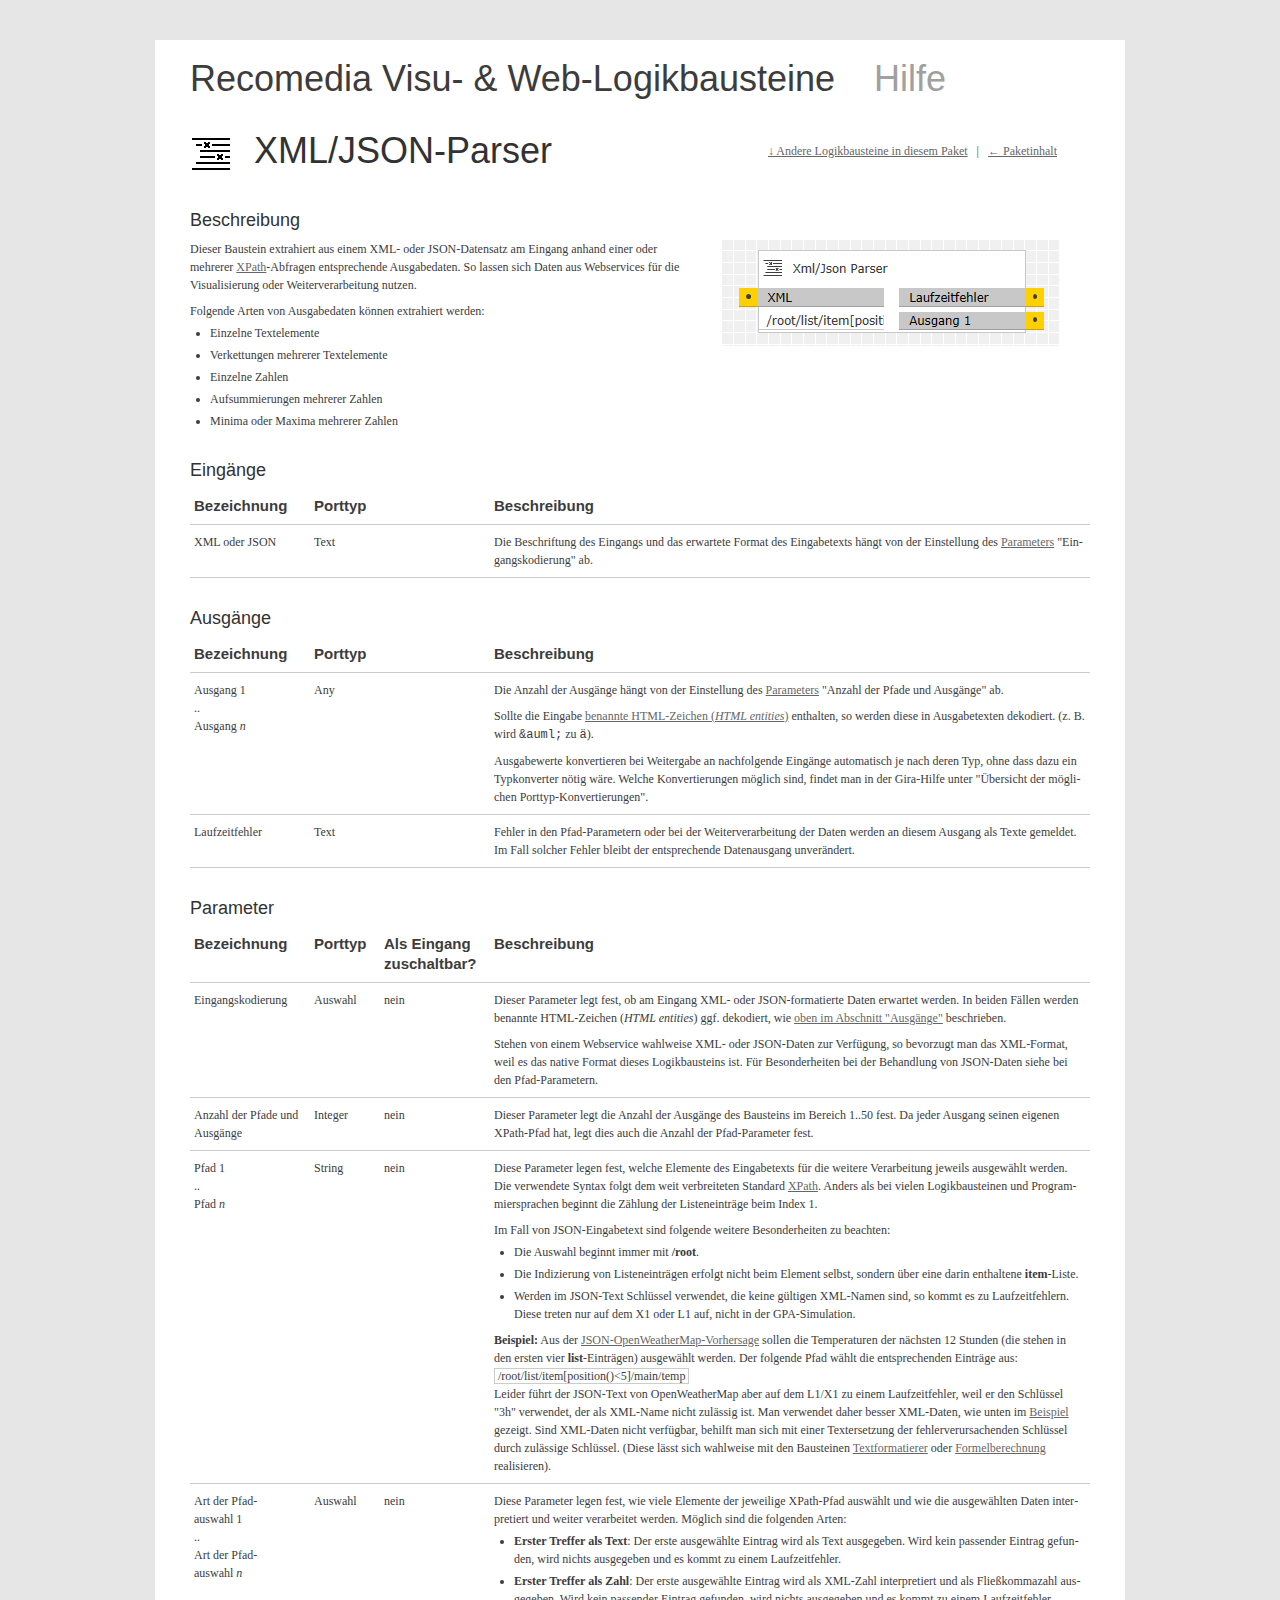
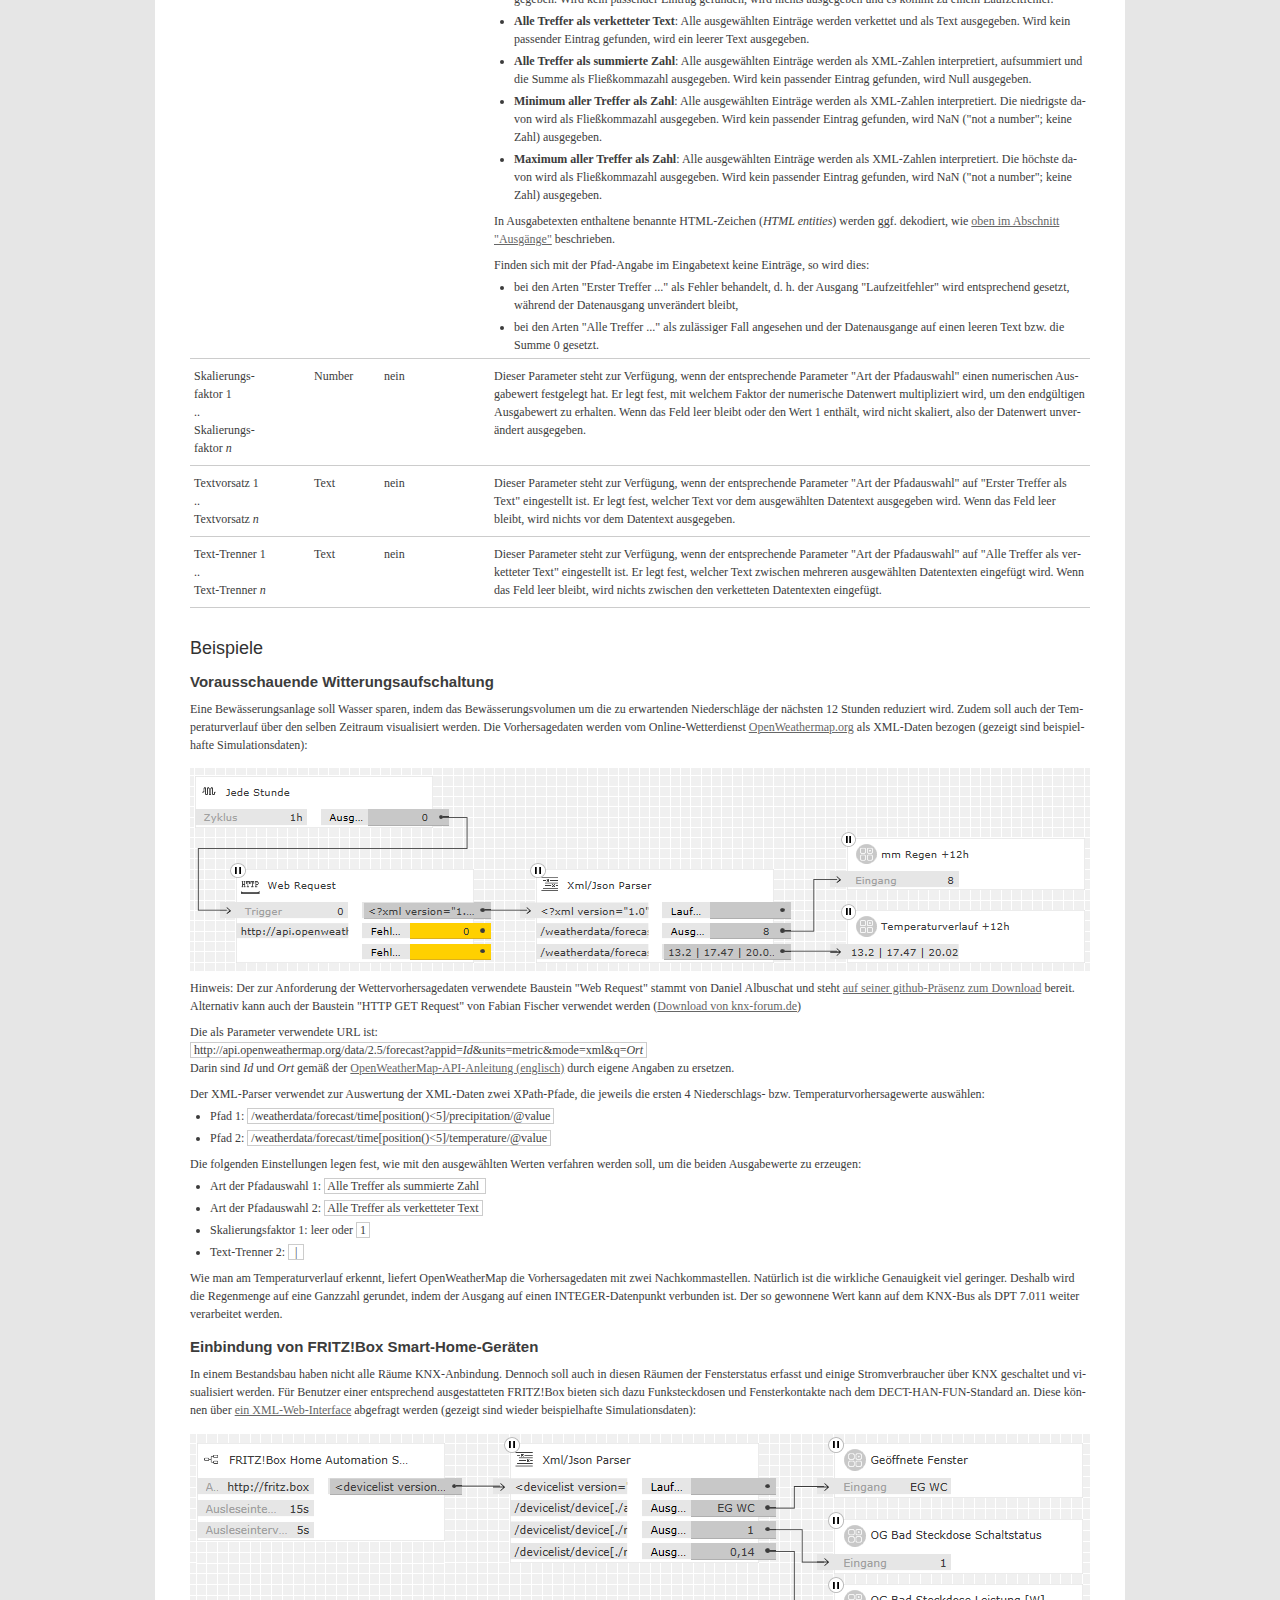
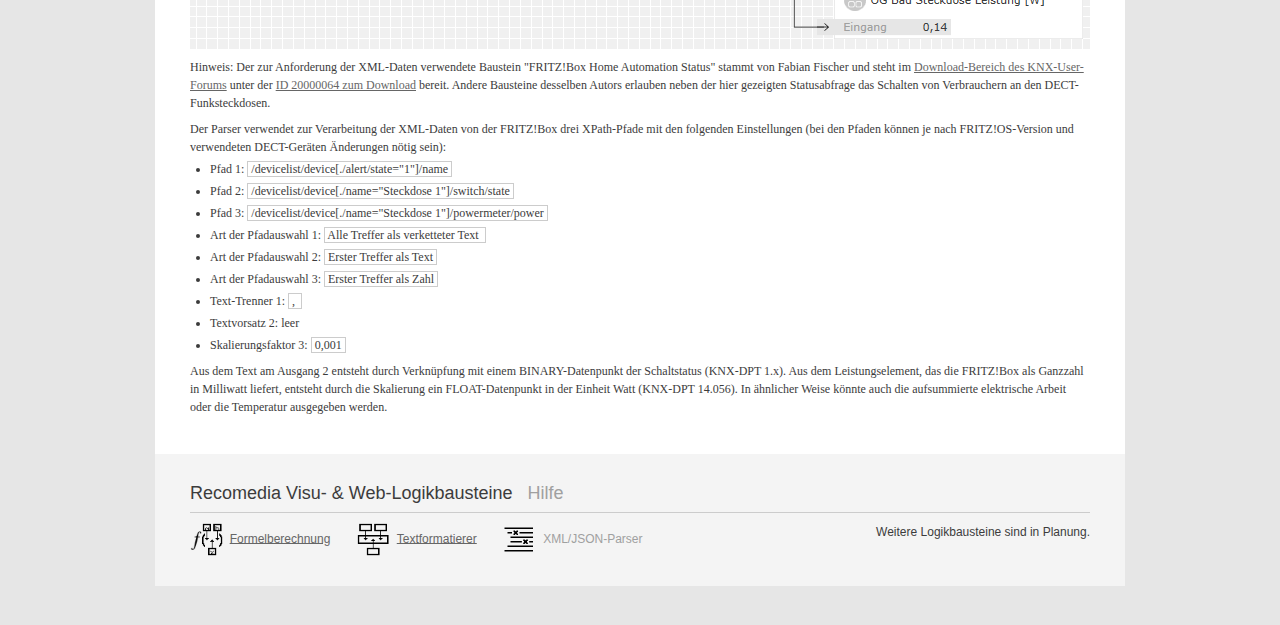
<file: VisuWebNodes/help/XmlJsonParser.html>
﻿<!DOCTYPE HTML>
<html lang="de">
<head>
  <meta http-equiv="Content-Type" content="text/html; charset=utf-8" />
  <title>Recomedia Visu- &amp; Web-Logikbausteine - Hilfe - XML/JSON-Parser</title>
  <link rel="StyleSheet" href="default.css" type="text/css" />
</head>

<body>
  <header>
    <span id="headBlack">Recomedia Visu- &amp; Web-Logikbausteine</span>
    <span id="headGray">Hilfe</span>
  </header>
  <section>
    <div class="contentholder">
      <div class="navlinks-top">
        <a href="#footerHead">↓ Andere Logikbausteine in diesem Paket</a>
        &nbsp; | &nbsp; <a href="Index.html">← Paketinhalt</a>
      </div>
      <h1>
        <img src="../icons/XmlJsonParserNode.png" alt="" />&nbsp;
        XML/JSON-Parser
      </h1>
      <h2>Beschreibung</h2>
      <img src="XmlJsonParser.png" alt="" class="description" />
      <p>
        Dieser Baustein extrahiert aus einem XML- oder JSON-Datensatz am
        Eingang anhand einer oder mehrerer
        <a href="https://wiki.selfhtml.org/wiki/XML/XSL/XPath">XPath</a>-Abfragen
        entsprechende Ausgabedaten. So lassen sich Daten aus Webservices für die
        Visualisierung oder Weiterverarbeitung nutzen.
      </p>
      <p>
        Folgende Arten von Ausgabedaten können extrahiert werden:
      </p>
      <ul>
        <li>Einzelne Textelemente</li>
        <li>Verkettungen mehrerer Textelemente</li>
        <li>Einzelne Zahlen</li>
        <li>Aufsummierungen mehrerer Zahlen</li>
        <li>Minima oder Maxima mehrerer Zahlen</li>
      </ul>
      <h2 id="eingaenge">Eingänge</h2>
      <table class="Tabelle_Logicnode">
        <colgroup>
          <col style="width: 120px">
          <col style="width: 180px">
          <col>
        </colgroup>
        <tr>
          <th>Bezeichnung</th>
          <th>Porttyp</th>
          <th>Beschreibung</th>
        </tr>
        <tr>
          <td>
            <p>XML oder JSON</p>
          </td>
          <td>
            <p>Text</p>
          </td>
          <td>
            <p>
              Die Beschriftung des Eingangs und das erwartete Format des Eingabetexts
              hängt von der Einstellung des <a href="#parameter">Parameters</a>
              "Eingangskodierung" ab.
            </p>
          </td>
        </tr>
      </table>
      <h2 id="ausg">Ausgänge</h2>
      <table class="Tabelle_Logicnode">
        <colgroup>
          <col style="width: 120px">
          <col style="width: 180px">
          <col>
        </colgroup>
        <tr>
          <th>Bezeichnung</th>
          <th>Porttyp</th>
          <th>Beschreibung</th>
        </tr>
        <tr>
          <td>
            <p>Ausgang 1<br />..<br />Ausgang <i>n</i></p>
          </td>
          <td>
            <p>Any</p>
          </td>
          <td>
            <p>
              Die Anzahl der Ausgänge hängt von der Einstellung des
              <a href="#parameter">Parameters</a> "Anzahl der Pfade und Ausgänge" ab.
            </p>
            <p>
              Sollte die Eingabe
              <a href="https://wiki.selfhtml.org/wiki/Referenz:HTML/Zeichenreferenz"
                 >benannte HTML-Zeichen (<i>HTML entities</i>)</a> enthalten, so werden
              diese in Ausgabetexten dekodiert. (z. B. wird <code>&amp;auml;</code> zu
              <code>ä</code>).
            </p>
            <p>
              Ausgabewerte konvertieren bei Weitergabe an nachfolgende Eingänge automatisch
              je nach deren Typ, ohne dass dazu ein Typkonverter nötig wäre. Welche
              Konvertierungen möglich sind, findet man in der Gira-Hilfe unter "Übersicht
              der möglichen Porttyp-Konvertierungen".
            </p>
          </td>
        </tr>
        <tr>
          <td>
            <p>Laufzeitfehler</p>
          </td>
          <td>
            <p>Text</p>
          </td>
          <td>
            <p>
              Fehler in den Pfad-Parametern oder bei der Weiterverarbeitung der Daten
              werden an diesem Ausgang als Texte gemeldet. Im Fall  solcher Fehler
              bleibt der entsprechende Datenausgang unverändert.
            </p>
          </td>
        </tr>
      </table>
      <h2 id="parameter">Parameter</h2>
      <table class="Tabelle_Logicnode">
        <colgroup>
          <col style="width: 120px">
          <col style="width:  70px">
          <col style="width: 110px">
          <col>
        </colgroup>
        <tr>
          <th>Bezeichnung</th>
          <th>Porttyp</th>
          <th>Als Eingang zuschaltbar?</th>
          <th>Beschreibung</th>
        </tr>
        <tr>
          <td>
            <p>Eingangskodierung</p>
          </td>
          <td>
            <p>Auswahl</p>
          </td>
          <td>
            <p>nein</p>
          </td>
          <td>
            <p>
              Dieser Parameter legt fest, ob am Eingang XML- oder JSON-formatierte
              Daten erwartet werden. In beiden Fällen werden benannte HTML-Zeichen
              (<i>HTML entities</i>) ggf. dekodiert, wie <a href="#ausg">oben im
              Abschnitt "Ausgänge"</a> beschrieben.
            </p>
            <p>
              Stehen von einem Webservice wahlweise XML- oder JSON-Daten zur Verfügung,
              so bevorzugt man das XML-Format, weil es das native Format dieses
              Logikbausteins ist. Für Besonderheiten bei der Behandlung von JSON-Daten
              siehe bei den Pfad-Parametern.
            </p>
          </td>
        </tr>
        <tr>
          <td>
            <p>Anzahl der Pfade und Ausgänge</p>
          </td>
          <td>
            <p>Integer</p>
          </td>
          <td>
            <p>nein</p>
          </td>
          <td>
            <p>
              Dieser Parameter legt die Anzahl der Ausgänge des Bausteins im Bereich
              1..50 fest. Da jeder Ausgang seinen eigenen XPath-Pfad hat, legt dies
              auch die Anzahl der Pfad-Parameter fest.
            </p>
          </td>
        </tr>
        <tr>
          <td>
            <p>Pfad 1<br />..<br />Pfad <i>n</i></p>
          </td>
          <td>
            <p>String</p>
          </td>
          <td>
            <p>nein</p>
          </td>
          <td>
            <p>
              Diese Parameter legen fest, welche Elemente des Eingabetexts für
              die weitere Verarbeitung jeweils ausgewählt werden. Die verwendete
              Syntax folgt dem weit verbreiteten Standard
              <a href="https://wiki.selfhtml.org/wiki/XML/XSL/XPath">XPath</a>.
              Anders als bei vielen Logikbausteinen und Programmiersprachen
              beginnt die Zählung der Listeneinträge beim Index 1.
            </p>
            <p>
              Im Fall von JSON-Eingabetext sind folgende weitere Besonderheiten
              zu beachten:
            </p>
            <ul>
              <li>
                Die Auswahl beginnt immer mit <b>/root</b>.
              </li>
              <li>
                Die Indizierung von Listeneinträgen erfolgt nicht beim Element selbst,
                sondern über eine darin enthaltene <b>item</b>-Liste.
              </li>
              <li>
                Werden im JSON-Text Schlüssel verwendet, die keine gültigen XML-Namen
                sind, so kommt es zu Laufzeitfehlern. Diese treten nur auf dem X1
                oder L1 auf, nicht in der GPA-Simulation.
              </li>
            </ul>
            <p>
              <b>Beispiel:</b> Aus der <a href="https://openweathermap.org/forecast5#JSON"
              >JSON-OpenWeatherMap-Vorhersage</a> sollen die Temperaturen der nächsten
              12 Stunden (die stehen in den ersten vier <b>list</b>-Einträgen) ausgewählt
              werden. Der folgende Pfad wählt die entsprechenden Einträge aus:
              <span class="box-noscroll"> /root/list/item[position()&lt;5]/main/temp </span>
              <br />Leider führt der JSON-Text von OpenWeatherMap aber auf dem L1/X1 zu
              einem Laufzeitfehler, weil er den Schlüssel "3h" verwendet, der als XML-Name
              nicht zulässig ist. Man verwendet daher besser XML-Daten, wie unten im
              <a href="#beispiel">Beispiel</a> gezeigt. Sind XML-Daten nicht verfügbar,
              behilft man sich mit einer Textersetzung der fehlerverursachenden Schlüssel
              durch zulässige Schlüssel. (Diese lässt sich wahlweise mit den Bausteinen
              <a href="StringFormatter.html#textzuweisungen">Textformatierer</a> oder
              <a href="ExpressionCalculator.html#stringfunc">Formelberechnung</a>
              realisieren).
            </p>
          </td>
        </tr>
        <tr>
          <td>
            <p>Art der Pfad-<br />auswahl 1<br />..<br />Art der Pfad-<br />auswahl <i>n</i></p>
          </td>
          <td>
            <p>Auswahl</p>
          </td>
          <td>
            <p>nein</p>
          </td>
          <td>
            <p>
              Diese Parameter legen fest, wie viele Elemente der jeweilige XPath-Pfad
              auswählt und wie die ausgewählten Daten interpretiert und weiter verarbeitet
              werden. Möglich sind die folgenden Arten:
            </p>
            <ul>
              <li>
                <b>Erster Treffer als Text</b>: Der erste ausgewählte Eintrag wird als
                Text ausgegeben. Wird kein passender Eintrag gefunden, wird nichts
                ausgegeben und es kommt zu einem Laufzeitfehler.
              </li>
              <li>
                <b>Erster Treffer als Zahl</b>: Der erste ausgewählte Eintrag wird als
                XML-Zahl interpretiert und als Fließkommazahl ausgegeben. Wird kein
                passender Eintrag gefunden, wird nichts ausgegeben und es kommt zu einem
                Laufzeitfehler.
              </li>
              <li>
                <b>Alle Treffer als verketteter Text</b>: Alle ausgewählten Einträge werden
                verkettet und als Text ausgegeben. Wird kein passender Eintrag gefunden,
                wird ein leerer Text ausgegeben.
              </li>
              <li>
                <b>Alle Treffer als summierte Zahl</b>: Alle ausgewählten Einträge werden
                als XML-Zahlen interpretiert, aufsummiert und die Summe als Fließkommazahl
                ausgegeben. Wird kein passender Eintrag gefunden, wird Null ausgegeben.
              </li>
              <li>
                <b>Minimum aller Treffer als Zahl</b>: Alle ausgewählten Einträge werden
                als XML-Zahlen interpretiert. Die niedrigste davon wird als Fließkommazahl
                ausgegeben. Wird kein passender Eintrag gefunden, wird NaN ("not a number";
                keine Zahl) ausgegeben.
              </li>
              <li>
                <b>Maximum aller Treffer als Zahl</b>: Alle ausgewählten Einträge werden
                als XML-Zahlen interpretiert. Die höchste davon wird als Fließkommazahl
                ausgegeben. Wird kein passender Eintrag gefunden, wird NaN ("not a number";
                keine Zahl) ausgegeben.
              </li>
            </ul>
            <p>
              In Ausgabetexten enthaltene benannte HTML-Zeichen (<i>HTML entities</i>)
              werden ggf. dekodiert, wie <a href="#ausg">oben im Abschnitt "Ausgänge"</a>
              beschrieben.
            </p>
            <p>
              Finden sich mit der Pfad-Angabe im Eingabetext keine Einträge, so wird dies:
            </p>
            <ul>
              <li>
                bei den Arten "Erster Treffer ..." als Fehler behandelt, d. h. der Ausgang
                "Laufzeitfehler" wird entsprechend gesetzt, während der Datenausgang
                unverändert bleibt,
              </li>
              <li>
                bei den Arten "Alle Treffer ..." als zulässiger Fall angesehen und der
                Datenausgange auf einen leeren Text bzw. die Summe 0 gesetzt.
              </li>
            </ul>
          </td>
        </tr>
        <tr>
          <td>
            <p>Skalierungs-<br />faktor 1<br />..<br />Skalierungs-<br />faktor <i>n</i></p>
          </td>
          <td>
            <p>Number</p>
          </td>
          <td>
            <p>nein</p>
          </td>
          <td>
            <p>
              Dieser Parameter steht zur Verfügung, wenn der entsprechende Parameter
              "Art der Pfadauswahl" einen numerischen Ausgabewert festgelegt hat.
              Er legt fest, mit welchem Faktor der numerische Datenwert multipliziert
              wird, um den endgültigen Ausgabewert zu erhalten. Wenn das Feld leer
              bleibt oder den Wert 1 enthält, wird nicht skaliert, also der Datenwert
              unverändert ausgegeben.
            </p>
          </td>
        </tr>
        <tr>
          <td>
            <p>Textvorsatz 1<br />..<br />Textvorsatz <i>n</i></p>
          </td>
          <td>
            <p>Text</p>
          </td>
          <td>
            <p>nein</p>
          </td>
          <td>
            <p>
              Dieser Parameter steht zur Verfügung, wenn der entsprechende Parameter
              "Art der Pfadauswahl" auf "Erster Treffer als Text" eingestellt ist.
              Er legt fest, welcher Text vor dem ausgewählten Datentext ausgegeben
              wird. Wenn das Feld leer bleibt, wird nichts vor dem Datentext
              ausgegeben.
            </p>
          </td>
        </tr>
        <tr>
          <td>
            <p>Text-Trenner 1<br />..<br />Text-Trenner <i>n</i></p>
          </td>
          <td>
            <p>Text</p>
          </td>
          <td>
            <p>nein</p>
          </td>
          <td>
            <p>
              Dieser Parameter steht zur Verfügung, wenn der entsprechende Parameter
              "Art der Pfadauswahl" auf "Alle Treffer als verketteter Text" eingestellt
              ist. Er legt fest, welcher Text zwischen mehreren ausgewählten Datentexten
              eingefügt wird. Wenn das Feld leer bleibt, wird nichts zwischen den
              verketteten Datentexten eingefügt.
            </p>
          </td>
        </tr>
      </table>
      <h2 id="beispiel">Beispiele</h2>
      <h3>Vorausschauende Witterungsaufschaltung</h3>
      <p>
        Eine Bewässerungsanlage soll Wasser sparen, indem das Bewässerungsvolumen
        um die zu erwartenden Niederschläge der nächsten 12 Stunden reduziert wird.
        Zudem soll auch der Temperaturverlauf über den selben Zeitraum visualisiert
        werden. Die Vorhersagedaten werden vom Online-Wetterdienst
        <a href="openweathermap.org">OpenWeathermap.org</a> als XML-Daten bezogen
        (gezeigt sind beispielhafte Simulationsdaten):
      </p>
      <p>
        <img src="XmlJsonParserExample1.png" alt="" class="example" />
      </p>
      <p>
        Hinweis: Der zur Anforderung der Wettervorhersagedaten verwendete Baustein
        "Web Request" stammt von Daniel Albuschat und steht
        <a href="https://github.com/daniel-kun/Albuschat.LogicNodes/releases"
        >auf seiner github-Präsenz zum Download</a> bereit. Alternativ kann  auch
        der Baustein "HTTP GET Request" von Fabian Fischer verwendet werden
        (<a href="http://service.knx-user-forum.de/?comm=download&id=20000065"
        >Download von knx-forum.de</a>)
      </p>
      <p>
        Die als Parameter verwendete URL ist:<br />
        <span class="box-noscroll"> http://api.openweathermap.org/data/2.5/forecast?appid=<i>Id</i>&units=metric&mode=xml&q=<i>Ort</i> </span><br />
        Darin sind <i>Id</i> und <i>Ort</i> gemäß der
        <a href="https://openweathermap.org/api">OpenWeatherMap-API-Anleitung
        (englisch)</a> durch eigene Angaben zu ersetzen.
      </p>
      <p>
        Der XML-Parser verwendet zur Auswertung der XML-Daten zwei XPath-Pfade,
        die jeweils die ersten 4 Niederschlags- bzw. Temperaturvorhersagewerte
        auswählen:
      </p>
      <ul>
        <li>
          Pfad 1: <span class="box-noscroll"> /weatherdata/forecast/time[position()&lt;5]/precipitation/@value </span>
        </li>
        <li>
          Pfad 2: <span class="box-noscroll"> /weatherdata/forecast/time[position()&lt;5]/temperature/@value </span>
        </li>
      </ul>
      <p>
        Die folgenden Einstellungen legen fest, wie mit den ausgewählten Werten
        verfahren werden soll, um die beiden Ausgabewerte zu erzeugen:
      </p>
      <ul>
        <li>
          Art der Pfadauswahl 1: <span class="box-noscroll"> Alle Treffer als summierte Zahl &nbsp;</span>
        </li>
        <li>
          Art der Pfadauswahl 2: <span class="box-noscroll"> Alle Treffer als verketteter Text </span>
        </li>
        <li>
          Skalierungsfaktor 1: leer oder <span class="box-noscroll"> 1 </span>
        </li>
        <li>
          Text-Trenner 2: <span class="box-noscroll">&nbsp; | &nbsp;</span>
        </li>
      </ul>
      <p>
        Wie man am Temperaturverlauf erkennt, liefert OpenWeatherMap die Vorhersagedaten
        mit zwei Nachkommastellen. Natürlich ist die wirkliche Genauigkeit viel geringer.
        Deshalb wird die Regenmenge auf eine Ganzzahl gerundet, indem der Ausgang auf
        einen INTEGER-Datenpunkt verbunden ist. Der so gewonnene Wert kann auf dem KNX-Bus
        als DPT 7.011 weiter verarbeitet werden.
      </p>
      <h3>Einbindung von FRITZ!Box Smart-Home-Geräten</h3>
      <p>
        In einem Bestandsbau haben nicht alle Räume KNX-Anbindung. Dennoch soll auch
        in diesen Räumen der Fensterstatus erfasst und einige Stromverbraucher über
        KNX geschaltet und visualisiert werden. Für Benutzer einer entsprechend
        ausgestatteten FRITZ!Box bieten sich dazu Funksteckdosen und Fensterkontakte
        nach dem DECT-HAN-FUN-Standard an. Diese können über
        <a href="https://avm.de/fileadmin/user_upload/Global/Service/Schnittstellen/AHA-HTTP-Interface.pdf">ein XML-Web-Interface</a>
        abgefragt werden (gezeigt sind wieder beispielhafte Simulationsdaten):
      </p>
      <p>
        <img src="XmlJsonParserExample2.png" alt="" class="example" />
      </p>
      <p>
        Hinweis: Der zur Anforderung der XML-Daten verwendete Baustein "FRITZ!Box
        Home Automation Status" stammt von Fabian Fischer und steht im
        <a href="https://service.knx-user-forum.de/?comm=download">
        Download-Bereich des KNX-User-Forums</a> unter der
        <a href="http://service.knx-user-forum.de/?comm=download&id=20000064">
        ID 20000064 zum Download</a> bereit. Andere Bausteine desselben Autors
        erlauben neben der hier gezeigten Statusabfrage das Schalten von
        Verbrauchern an den DECT-Funksteckdosen.
      </p>
      <p>
        Der Parser verwendet zur Verarbeitung der XML-Daten von der FRITZ!Box
        drei XPath-Pfade mit den  folgenden Einstellungen (bei den Pfaden können
        je nach FRITZ!OS-Version und verwendeten DECT-Geräten Änderungen nötig
        sein):
      </p>
      <ul>
        <li>
          Pfad 1: <span class="box-noscroll"> /devicelist/device[./alert/state="1"]/name </span>
        </li>
        <li>
          Pfad 2: <span class="box-noscroll"> /devicelist/device[./name="Steckdose 1"]/switch/state </span>
        </li>
        <li>
          Pfad 3: <span class="box-noscroll"> /devicelist/device[./name="Steckdose 1"]/powermeter/power </span>
        </li>
        <li>
          Art der Pfadauswahl 1: <span class="box-noscroll"> Alle Treffer als verketteter Text &nbsp;</span>
        </li>
        <li>
          Art der Pfadauswahl 2: <span class="box-noscroll"> Erster Treffer als Text </span>
        </li>
        <li>
          Art der Pfadauswahl 3: <span class="box-noscroll"> Erster Treffer als Zahl </span>
        </li>
        <li>
          Text-Trenner 1: <span class="box-noscroll">&nbsp;, &nbsp;</span>
        </li>
        <li>
          Textvorsatz 2: leer
        </li>
        <li>
          Skalierungsfaktor 3: <span class="box-noscroll"> 0,001 </span>
        </li>
      </ul>
      <p>
        Aus dem Text am Ausgang 2 entsteht durch Verknüpfung mit einem BINARY-Datenpunkt
        der Schaltstatus (KNX-DPT 1.x). Aus dem Leistungselement, das die FRITZ!Box als
        Ganzzahl in Milliwatt liefert, entsteht durch die Skalierung ein FLOAT-Datenpunkt
        in der Einheit Watt (KNX-DPT 14.056). In ähnlicher Weise könnte auch die
        aufsummierte elektrische Arbeit oder die Temperatur ausgegeben werden.
      </p>
    </div>
  </section>
  <footer>
    <div id="footerHead">
      Recomedia Visu- &amp; Web-Logikbausteine &nbsp; <span style="color: #a0a0a0;">Hilfe</span>
    </div>
    <div id="footerNav">
      <a href="ExpressionCalculator.html"><img src="../icons/ExpressionCalculatorNode.png" alt="" /></a>
      &nbsp;<a href="ExpressionCalculator.html">Formelberechnung</a>
      &nbsp;&nbsp;&nbsp;&nbsp;&nbsp;&nbsp;
      <a href="StringFormatter.html"><img src="../icons/StringFormatterNode.png" alt="" /></a>
      &nbsp;<a href="StringFormatter.html">Textformatierer</a>
      <span style="float: right;">Weitere Logikbausteine sind in Planung.</span>
      &nbsp;&nbsp;&nbsp;&nbsp;&nbsp;&nbsp;
      <img src="../icons/XmlJsonParserNode.png" alt="" />
      <span style="color: #a0a0a0;">&nbsp;XML/JSON-Parser</span>
    </div>
  </footer>
</body>
</html>
</file>
<file: GenericNodes/help/default.css>
﻿/* General styling of html main parts*/
html {
  color: #3C3C3C;
  background-color: #e6e6e6;
  font-family: Verdana;
  font-size: 12px;
  display: block;
  line-height: 18px;
  overflow-y: scroll;
  -moz-hyphens: auto;
  -epub-hyphens: auto;
  -o-hyphens: auto;
  -webkit-hyphens: auto;
  -ms-hyphens: auto;
  hyphens: auto;
}

.manhyphens {
  -moz-hyphens: manual;
  -epub-hyphens: manual;
  -o-hyphens: manual;
  -webkit-hyphens: manual;
  -ms-hyphens: manual;
  hyphens: manual;
}

body {
  background-color: #ffffff;
  width: 970px;
  border: 0;
  left: auto;
  margin: 40px auto 40px auto;
}

header {
  padding: 30px 35px 0 35px;
}

#headBlack {
  font-family: Arial;
  font-size: 36px;
  font-weight: normal;
  margin-bottom: 0;
  padding: 0 36px 0 0;
}

#headGray {
  font-family: Arial;
  color: #a0a0a0;
  font-size: 36px;
  font-weight: normal;
  margin-bottom: 0;
}

section {
  padding: 10px 35px 30px 35px;
}

.contentholder {
  width: 900px;
}

footer {
  background-color: #f4f4f4;
  padding: 30px 35px 30px 35px;
  font-family: Arial;
}

#footerHead {
  font-size: 18px;
}

#footerNav {
  border-top: 1px solid #cccccc;
  margin-top: 10px;
  padding-top: 10px;
}

  #footerNav img {
    border: none;
    vertical-align: middle;
    width: 33px;
  }

.navlinks-top {
  float: right;
  line-height: 42px;
  font-weight: normal;
  padding-right: 33px;
}

h1 {
  font-family: Arial;
  font-size: 36px;
  line-height: 42px;
  font-weight: normal;
  color: #323232;
}

h2 {
  font-family: Arial;
  font-size: 18px;
  line-height: 24px;
  font-weight: normal;
  color: #323232;
  margin: 20px 0 5px 0;
  padding: 8px 0 0 0;
}

h3 {
  font-family: Arial;
  font-size: 15px;
  line-height: 20px;
  margin: 6px 0 4px 0;
  padding: 6px 0 0 0;
}

h4 {
  font-family: Arial;
  font-size: 13px;
  line-height: 15px;
  margin: 2px 0 4px 0;
  padding: 2px 0 3px 0;
}

p {
  margin: 8px 0 8px 0;
}

.box-noscroll {
  width: 865px;
  height: 19px;
  border: 1px solid #CCC;
  white-space: pre;
}

.box-scroll-x {
  width: 865px;
  height: 34px;
  border: 1px solid #CCC;
  white-space: pre;
  overflow-x: scroll;
}

a {
  color: #666;
  display: inline;
}

  a:hover {
    color: #333;
  }

ol, ul {
  padding: 0 0 0 20px;
  margin: -4px 0 0 0;
}

li {
  margin: 4px 0 4px 0;
}

dl {
  padding: 0 0 0 20px;
  margin: 0 0 0 0;
  display: grid;
  grid-template-columns: max-content auto;
}

dt {
  grid-column-start: 1;
  margin: 2px 0 0 0;
}

dd {
  grid-column-start: 2;
  margin: 2px 0 0 1.5em;
}

table {
  border-collapse: collapse;
}

th, td {
  border-bottom: 1px solid #cccccc;
  border-right: 1px solid #cccccc;
  vertical-align: top;
}

th {
  text-align: left;
  padding: 0 4px 2px 4px;
}

td {
  padding: 0 4px 0 4px;
}

table.Tabelle_Logicnode {
  width: 100%;
  max-width: 900px;
  margin: 8px 0 8px 0;
}

  table.Tabelle_Logicnode th {
    font-family: Arial;
    font-size: 15px;
    line-height: 20px;
    text-align: left;
    vertical-align: baseline;
    padding: 6px 4px 8px 4px;
    border-bottom: 1px solid #cccccc;
    border-right: none;
  }

    table.Tabelle_Logicnode th.small {
      font-size: 13px;
      line-height: 16px;
    }

  table.Tabelle_Logicnode td {
    vertical-align: top;
    padding: 0 4px 0 4px;
    border-bottom: 1px solid #cccccc;
    border-right: none;
  }

    table.Tabelle_Logicnode td.group {
      border-bottom: none;
    }

      table.Tabelle_Logicnode td.group p {
        margin: 6px 0 2px 0;
      }

img {
  border: none;
  margin: 0 0 0 0;
  vertical-align: middle;
}

.description {
  border: none;
  margin: 0 0 0 0;
  padding: 3px 30px 40px 40px;
  float: right;
}

.example {
  border: none;
  margin: 0 0 0 0;
  padding-top: 6px;
  max-width: 900px;
}
</file>
<file: VisuWebNodes/help/default.css>
﻿/* General styling of html main parts*/
html {
  color: #3C3C3C;
  background-color: #e6e6e6;
  font-family: Verdana;
  font-size: 12px;
  display: block;
  line-height: 18px;
  overflow-y: scroll;
  -moz-hyphens: auto;
  -epub-hyphens: auto;
  -o-hyphens: auto;
  -webkit-hyphens: auto;
  -ms-hyphens: auto;
  hyphens: auto;
}

.manhyphens {
  -moz-hyphens: manual;
  -epub-hyphens: manual;
  -o-hyphens: manual;
  -webkit-hyphens: manual;
  -ms-hyphens: manual;
  hyphens: manual;
}

body {
  background-color: #ffffff;
  width: 970px;
  border: 0;
  left: auto;
  margin: 40px auto 40px auto;
}

header {
  padding: 30px 35px 0 35px;
}

#headBlack {
  font-family: Arial;
  font-size: 36px;
  font-weight: normal;
  margin-bottom: 0;
  padding: 0 36px 0 0;
}

#headGray {
  font-family: Arial;
  color: #a0a0a0;
  font-size: 36px;
  font-weight: normal;
  margin-bottom: 0;
}

section {
  padding: 10px 35px 30px 35px;
}

.contentholder {
  width: 900px;
}

footer {
  background-color: #f4f4f4;
  padding: 30px 35px 30px 35px;
  font-family: Arial;
}

#footerHead {
  font-size: 18px;
}

#footerNav {
  border-top: 1px solid #cccccc;
  margin-top: 10px;
  padding-top: 10px;
}

  #footerNav img {
    border: none;
    vertical-align: middle;
    width: 33px;
  }

.navlinks-top {
  float: right;
  line-height: 42px;
  font-weight: normal;
  padding-right: 33px;
}

h1 {
  font-family: Arial;
  font-size: 36px;
  line-height: 42px;
  font-weight: normal;
  color: #323232;
}

h2 {
  font-family: Arial;
  font-size: 18px;
  line-height: 24px;
  font-weight: normal;
  color: #323232;
  margin: 20px 0 5px 0;
  padding: 8px 0 0 0;
}

h3 {
  font-family: Arial;
  font-size: 15px;
  line-height: 20px;
  margin: 6px 0 4px 0;
  padding: 6px 0 0 0;
}

h4 {
  font-family: Arial;
  font-size: 13px;
  line-height: 15px;
  margin: 2px 0 4px 0;
  padding: 2px 0 3px 0;
}

p {
  margin: 8px 0 8px 0;
}

.box-noscroll {
  width: 865px;
  height: 19px;
  border: 1px solid #CCC;
  white-space: pre;
}

.box-scroll-x {
  width: 865px;
  height: 34px;
  border: 1px solid #CCC;
  white-space: pre;
  overflow-x: scroll;
}

a {
  color: #666;
  display: inline;
}

  a:hover {
    color: #333;
  }

ol, ul {
  padding: 0 0 0 20px;
  margin: -4px 0 0 0;
}

li {
  margin: 4px 0 4px 0;
}

dl {
  padding: 0 0 0 20px;
  margin: 0 0 0 0;
  display: grid;
  grid-template-columns: max-content auto;
}

dt {
  grid-column-start: 1;
  margin: 2px 0 0 0;
}

dd {
  grid-column-start: 2;
  margin: 2px 0 0 1.5em;
}

table {
  border-collapse: collapse;
}

th, td {
  border-bottom: 1px solid #cccccc;
  border-right: 1px solid #cccccc;
  vertical-align: top;
}

th {
  text-align: left;
  padding: 0 4px 2px 4px;
}

td {
  padding: 0 4px 0 4px;
}

table.Tabelle_Logicnode {
  width: 100%;
  max-width: 900px;
  margin: 8px 0 8px 0;
}

  table.Tabelle_Logicnode th {
    font-family: Arial;
    font-size: 15px;
    line-height: 20px;
    text-align: left;
    vertical-align: baseline;
    padding: 6px 4px 8px 4px;
    border-bottom: 1px solid #cccccc;
    border-right: none;
  }

    table.Tabelle_Logicnode th.small {
      font-size: 13px;
      line-height: 16px;
    }

  table.Tabelle_Logicnode td {
    vertical-align: top;
    padding: 0 4px 0 4px;
    border-bottom: 1px solid #cccccc;
    border-right: none;
  }

    table.Tabelle_Logicnode td.group {
      border-bottom: none;
    }

      table.Tabelle_Logicnode td.group p {
        margin: 6px 0 2px 0;
      }

img {
  border: none;
  margin: 0 0 0 0;
  vertical-align: middle;
}

.description {
  border: none;
  margin: 0 0 0 0;
  padding: 3px 30px 40px 40px;
  float: right;
}

.example {
  border: none;
  margin: 0 0 0 0;
  padding-top: 6px;
  max-width: 900px;
}
</file>
